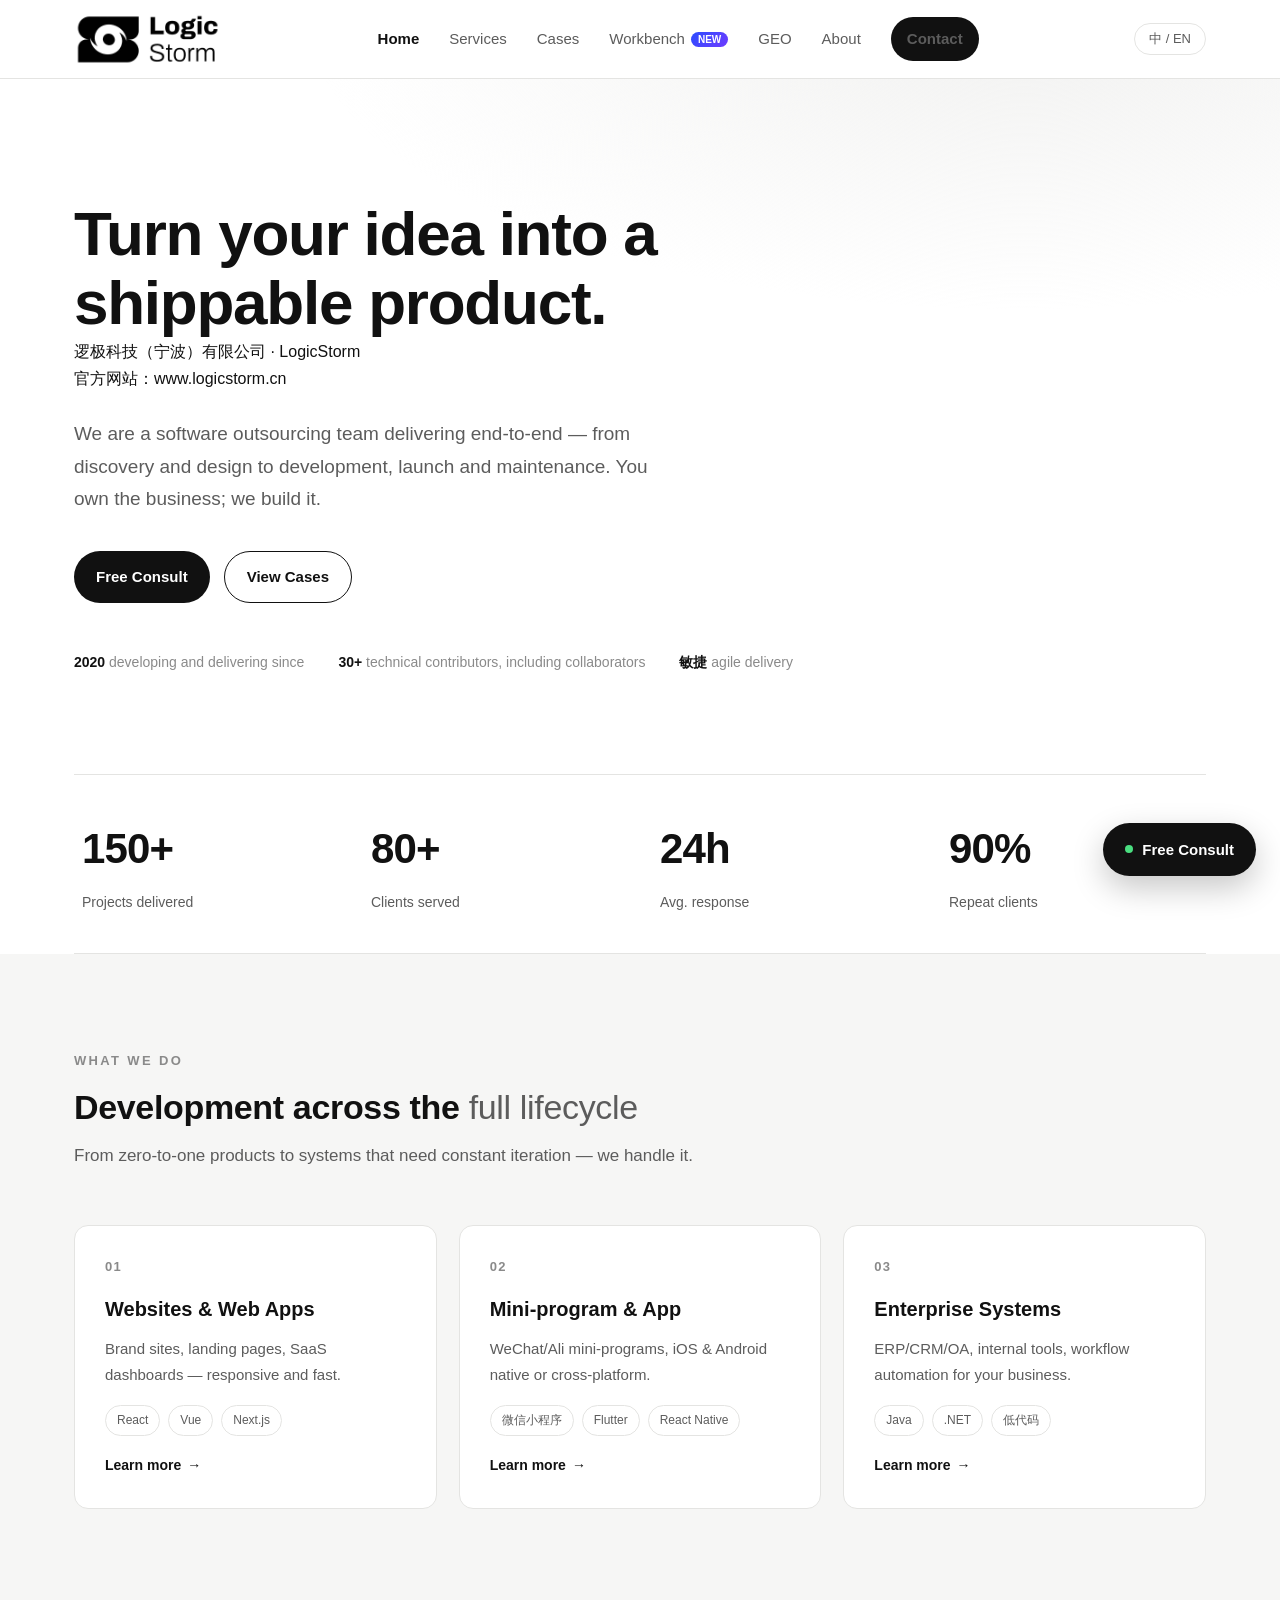
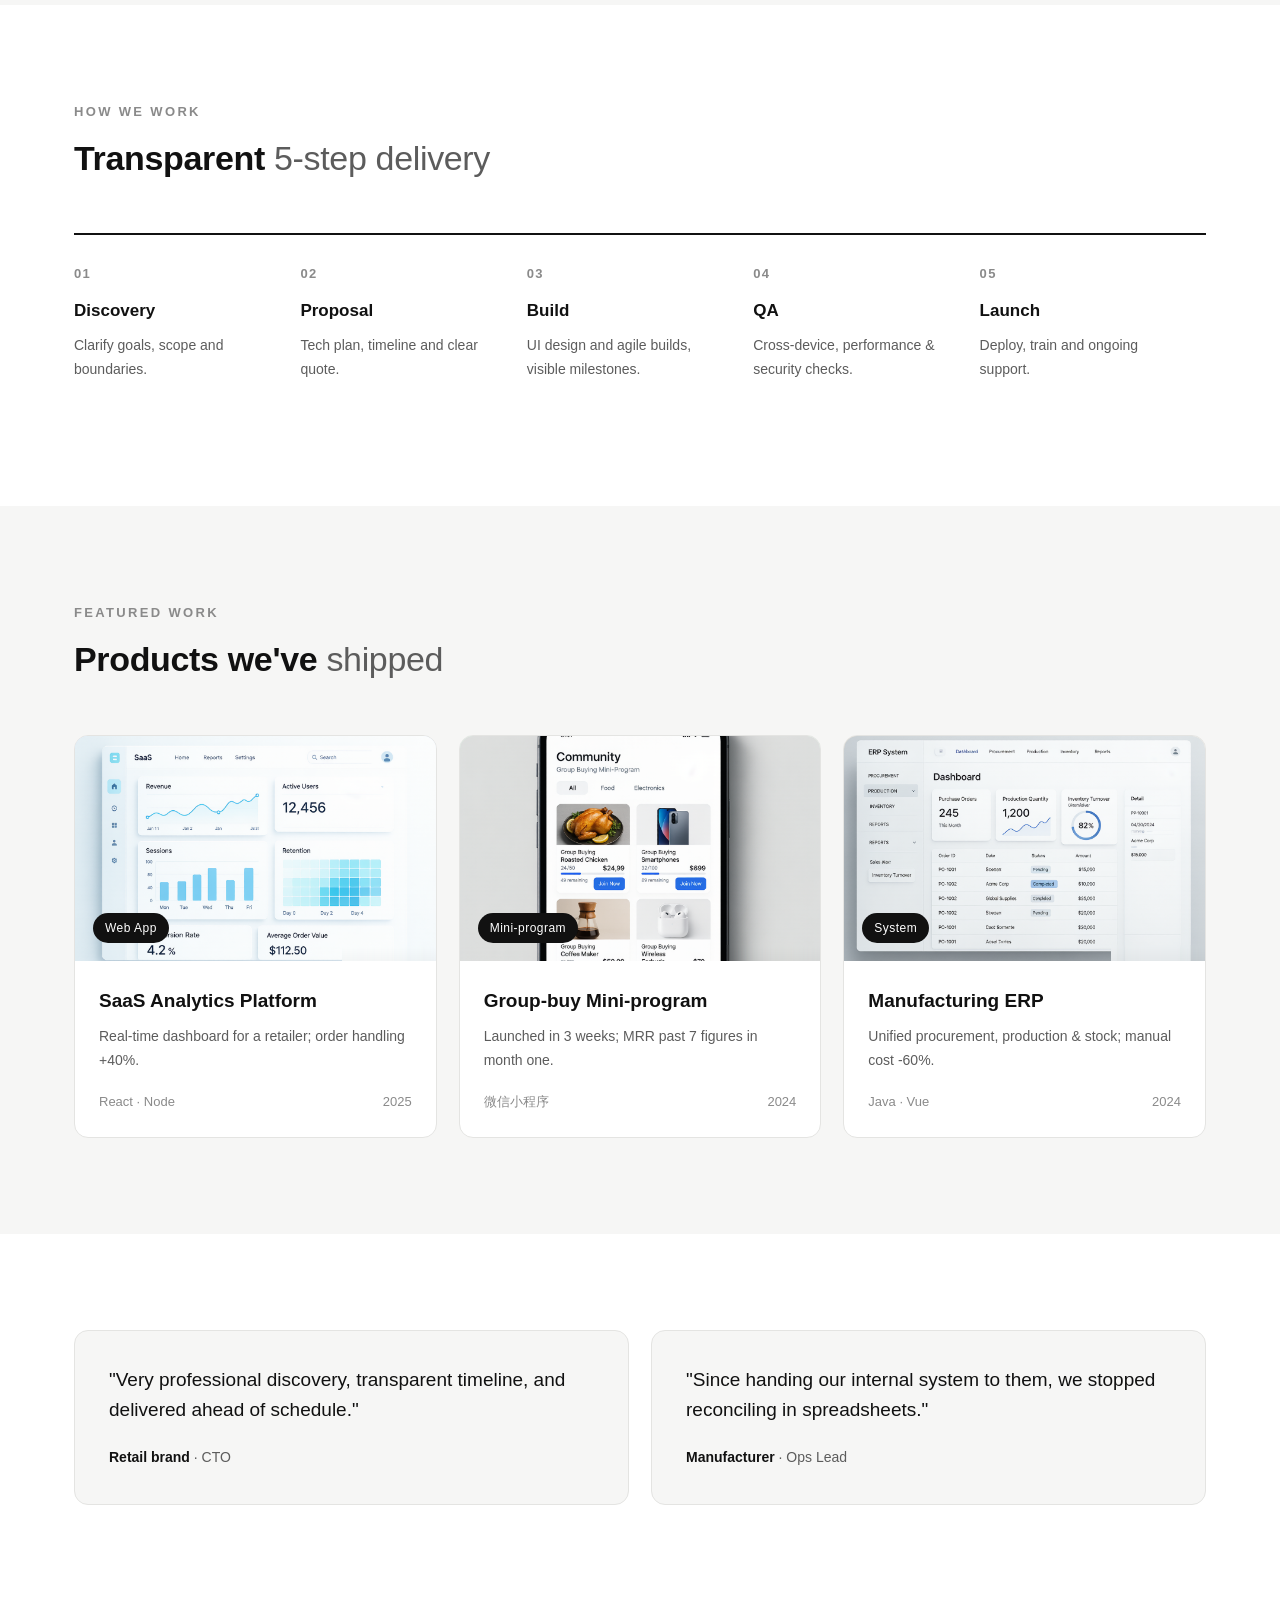
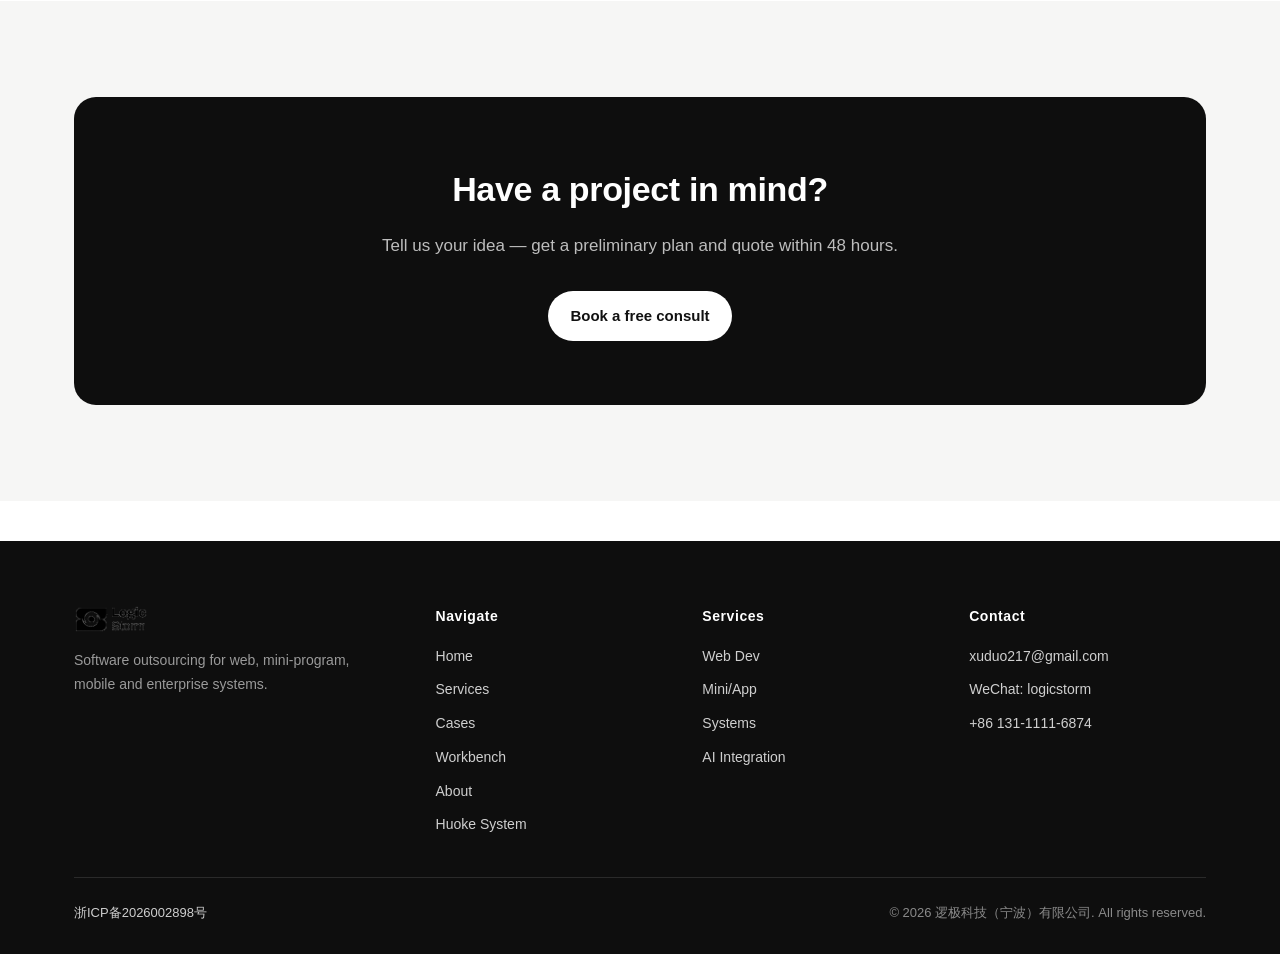
<file: index.html>
<!DOCTYPE html>
<html lang="zh" class="">
<head>
<meta charset="UTF-8">
<meta name="viewport" content="width=device-width, initial-scale=1.0">
<title>逻极科技（宁波）有限公司</title>
<link rel="stylesheet" href="assets/css/style.css">
<meta name="description" content="逻极科技（宁波）有限公司（LogicStorm）官方网站。提供网站、Web 应用、小程序、App 与企业系统定制开发服务。">
<link rel="canonical" href="https://www.logicstorm.cn/">
<script type="application/ld+json">{"@context": "https://schema.org", "@type": "Organization", "@id": "https://www.logicstorm.cn/#organization", "name": "逻极科技（宁波）有限公司", "legalName": "逻极科技（宁波）有限公司", "alternateName": ["逻极科技", "LogicStorm"], "url": "https://www.logicstorm.cn/", "logo": "https://www.logicstorm.cn/assets/images/logo.png"}</script>
</head>
<body>

<!-- 导航 -->
<header class="nav">
  <div class="wrap nav-inner">
    <a href="index.html" class="brand logo"><img src="assets/images/logo.png" alt="LogicStorm"></a>
    <nav class="nav-links">
      <a href="index.html"><span class="lang-zh">首页</span><span class="lang-en">Home</span></a>
      <a href="services.html"><span class="lang-zh">服务</span><span class="lang-en">Services</span></a>
      <a href="cases.html"><span class="lang-zh">案例</span><span class="lang-en">Cases</span></a>
      <a href="workbench.html"><span class="lang-zh">工作台</span><span class="lang-en">Workbench</span><span style="background:linear-gradient(135deg,#2b4cff,#6e3bff);color:#fff;font-size:10px;padding:2px 7px;border-radius:999px;font-weight:700;margin-left:6px;vertical-align:1px">NEW</span></a>
      <a href="geo.html">GEO</a>
      <a href="about.html"><span class="lang-zh">关于</span><span class="lang-en">About</span></a>
      <a href="contact.html" class="btn btn-primary btn-sm"><span class="lang-zh">免费咨询</span><span class="lang-en">Contact</span></a>
    </nav>
    <div class="nav-right">
      <button class="lang-btn" data-lang-label>EN / 中</button>
      <button class="menu-toggle" aria-label="menu"><span></span></button>
    </div>
  </div>
</header>

<!-- 首屏 -->
<section class="hero">
  <div class="wrap">
    <h1>
      <span class="lang-zh">把你的想法，<br>变成<span class="accent">可靠上线</span>的产品。</span>
      <span class="lang-en">Turn your idea into a<br><span class="accent">shippable</span> product.</span>
    </h1>
<p class="company-identity">逻极科技（宁波）有限公司 · LogicStorm<br>官方网站：<a href="https://www.logicstorm.cn/">www.logicstorm.cn</a></p>
    <p class="lead">
      <span class="lang-zh">我们是一支专注软件外包的技术团队，提供从需求梳理、设计、开发到上线运维的一站式服务。你负责业务，我们负责把它做出来。</span>
      <span class="lang-en">We are a software outsourcing team delivering end-to-end — from discovery and design to development, launch and maintenance. You own the business; we build it.</span>
    </p>
    <div class="hero-cta">
      <a href="contact.html" class="btn btn-primary"><span class="lang-zh">免费咨询</span><span class="lang-en">Free Consult</span></a>
      <a href="cases.html" class="btn btn-ghost"><span class="lang-zh">查看案例</span><span class="lang-en">View Cases</span></a>
    </div>
    <div class="hero-meta">
      <div><b>2020</b> <span class="lang-zh">年起开展开发与交付</span><span class="lang-en">developing and delivering since</span></div>
      <div><b>30+</b> <span class="lang-zh">技术人员（含协作人员）</span><span class="lang-en">technical contributors, including collaborators</span></div>
      <div><b>敏捷</b> <span class="lang-zh">迭代交付</span><span class="lang-en">agile delivery</span></div>
    </div>
  </div>
</section>

<!-- 数据指标 -->
<section style="padding:0">
  <div class="wrap">
    <div class="stats">
      <div class="stat"><div class="num">150<span class="lang-zh">+</span><span class="lang-en">+</span></div><div class="lab"><span class="lang-zh">交付项目</span><span class="lang-en">Projects delivered</span></div></div>
      <div class="stat"><div class="num">80<span class="lang-zh">+</span><span class="lang-en">+</span></div><div class="lab"><span class="lang-zh">合作客户</span><span class="lang-en">Clients served</span></div></div>
      <div class="stat"><div class="num">24<span class="lang-zh">h</span><span class="lang-en">h</span></div><div class="lab"><span class="lang-zh">平均需求响应</span><span class="lang-en">Avg. response</span></div></div>
      <div class="stat"><div class="num">90<span class="lang-zh">%</span><span class="lang-en">%</span></div><div class="lab"><span class="lang-zh">客户复购率</span><span class="lang-en">Repeat clients</span></div></div>
    </div>
  </div>
</section>

<!-- 服务预览 -->
<section class="sec-alt">
  <div class="wrap">
    <div class="sec-head">
      <div class="eyebrow"><span class="lang-zh">我们能做什么</span><span class="lang-en">What we do</span></div>
      <h2 class="h-sec"><span class="lang-zh">覆盖产品全生命周期的<span class="thin">开发能力</span></span><span class="lang-en">Development across the <span class="thin">full lifecycle</span></span></h2>
      <p><span class="lang-zh">无论是从 0 到 1 的产品，还是需要持续迭代的业务系统，我们都能接住。</span><span class="lang-en">From zero-to-one products to systems that need constant iteration — we handle it.</span></p>
    </div>
    <div class="grid grid-3">
      <a href="services.html" class="card">
        <div class="idx">01</div>
        <h3><span class="lang-zh">网站与 Web 应用</span><span class="lang-en">Websites & Web Apps</span></h3>
        <p><span class="lang-zh">品牌官网、营销落地页、SaaS 后台、数据看板，响应式且性能优秀。</span><span class="lang-en">Brand sites, landing pages, SaaS dashboards — responsive and fast.</span></p>
        <div class="tags"><span class="tag">React</span><span class="tag">Vue</span><span class="tag">Next.js</span></div>
        <span class="more"><span class="lang-zh">了解更多</span><span class="lang-en">Learn more</span></span>
      </a>
      <a href="services.html" class="card">
        <div class="idx">02</div>
        <h3><span class="lang-zh">小程序与 App</span><span class="lang-en">Mini-program & App</span></h3>
        <p><span class="lang-zh">微信/支付宝小程序、iOS 与 Android 原生或跨端应用，快速验证业务。</span><span class="lang-en">WeChat/Ali mini-programs, iOS & Android native or cross-platform.</span></p>
        <div class="tags"><span class="tag">微信小程序</span><span class="tag">Flutter</span><span class="tag">React Native</span></div>
        <span class="more"><span class="lang-zh">了解更多</span><span class="lang-en">Learn more</span></span>
      </a>
      <a href="services.html" class="card">
        <div class="idx">03</div>
        <h3><span class="lang-zh">企业系统定制</span><span class="lang-en">Enterprise Systems</span></h3>
        <p><span class="lang-zh">ERP/CRM/OA、内部工具、流程自动化，打通你的业务数据。</span><span class="lang-en">ERP/CRM/OA, internal tools, workflow automation for your business.</span></p>
        <div class="tags"><span class="tag">Java</span><span class="tag">.NET</span><span class="tag">低代码</span></div>
        <span class="more"><span class="lang-zh">了解更多</span><span class="lang-en">Learn more</span></span>
      </a>
    </div>
  </div>
</section>

<!-- 合作流程 -->
<section>
  <div class="wrap">
    <div class="sec-head">
      <div class="eyebrow"><span class="lang-zh">合作流程</span><span class="lang-en">How we work</span></div>
      <h2 class="h-sec"><span class="lang-zh">透明、可控的<span class="thin">五步交付</span></span><span class="lang-en">Transparent <span class="thin">5-step delivery</span></span></h2>
    </div>
    <div class="process">
      <div class="step"><div class="n"></div><h4><span class="lang-zh">需求沟通</span><span class="lang-en">Discovery</span></h4><p><span class="lang-zh">梳理目标、范围与边界，输出需求清单。</span><span class="lang-en">Clarify goals, scope and boundaries.</span></p></div>
      <div class="step"><div class="n"></div><h4><span class="lang-zh">方案与报价</span><span class="lang-en">Proposal</span></h4><p><span class="lang-zh">给出技术方案、排期与清晰报价。</span><span class="lang-en">Tech plan, timeline and clear quote.</span></p></div>
      <div class="step"><div class="n"></div><h4><span class="lang-zh">设计与开发</span><span class="lang-en">Build</span></h4><p><span class="lang-zh">UI 设计与敏捷开发，里程碑可见。</span><span class="lang-en">UI design and agile builds, visible milestones.</span></p></div>
      <div class="step"><div class="n"></div><h4><span class="lang-zh">测试与验收</span><span class="lang-en">QA</span></h4><p><span class="lang-zh">多端测试、性能与安全校验。</span><span class="lang-en">Cross-device, performance & security checks.</span></p></div>
      <div class="step"><div class="n"></div><h4><span class="lang-zh">上线与运维</span><span class="lang-en">Launch</span></h4><p><span class="lang-zh">部署上线、培训与持续运维支持。</span><span class="lang-en">Deploy, train and ongoing support.</span></p></div>
    </div>
  </div>
</section>

<!-- 精选案例 -->
<section class="sec-alt">
  <div class="wrap">
    <div class="sec-head">
      <div class="eyebrow"><span class="lang-zh">精选案例</span><span class="lang-en">Featured work</span></div>
      <h2 class="h-sec"><span class="lang-zh">我们<span class="thin">交付过</span>的产品</span><span class="lang-en">Products we've <span class="thin">shipped</span></span></h2>
    </div>
    <div class="grid grid-3">
      <a href="cases.html" class="case" data-cat="web">
        <div class="thumb" style="background:linear-gradient(135deg,#dbeafe,#eff6ff)"><div class="thumb-icon"><img src="assets/images/cases/case-saas-dashboard.png" alt="SaaS 数据看板平台"></div><span class="cat"><span class="lang-zh">Web 应用</span><span class="lang-en">Web App</span></span></div>
        <div class="body">
          <h3><span class="lang-zh">SaaS 数据看板平台</span><span class="lang-en">SaaS Analytics Platform</span></h3>
          <p><span class="lang-zh">为某零售品牌搭建实时数据看板，订单处理效率提升 40%。</span><span class="lang-en">Real-time dashboard for a retailer; order handling +40%.</span></p>
          <div class="foot"><span>React · Node</span><span>2025</span></div>
        </div>
      </a>
      <a href="cases.html" class="case" data-cat="app">
        <div class="thumb" style="background:linear-gradient(135deg,#dcfce7,#f0fdf4)"><div class="thumb-icon"><img src="assets/images/cases/case-groupbuy.png" alt="社区团购小程序"></div><span class="cat"><span class="lang-zh">小程序</span><span class="lang-en">Mini-program</span></span></div>
        <div class="body">
          <h3><span class="lang-zh">社区团购小程序</span><span class="lang-en">Group-buy Mini-program</span></h3>
          <p><span class="lang-zh">3 周上线，支持拼团、分销与到店核销，首月 GMV 破百万。</span><span class="lang-en">Launched in 3 weeks; MRR past 7 figures in month one.</span></p>
          <div class="foot"><span>微信小程序</span><span>2024</span></div>
        </div>
      </a>
      <a href="cases.html" class="case" data-cat="system">
        <div class="thumb" style="background:linear-gradient(135deg,#ffedd5,#fff7ed)"><div class="thumb-icon"><img src="assets/images/cases/case-erp.png" alt="制造业 ERP 系统"></div><span class="cat"><span class="lang-zh">企业系统</span><span class="lang-en">System</span></span></div>
        <div class="body">
          <h3><span class="lang-zh">制造业 ERP 系统</span><span class="lang-en">Manufacturing ERP</span></h3>
          <p><span class="lang-zh">打通采购、生产、库存全流程，人工对账成本下降 60%。</span><span class="lang-en">Unified procurement, production & stock; manual cost -60%.</span></p>
          <div class="foot"><span>Java · Vue</span><span>2024</span></div>
        </div>
      </a>
    </div>
  </div>
</section>

<!-- 客户评价 -->
<section>
  <div class="wrap">
    <div class="grid grid-2">
      <div class="quote">
        <p><span class="lang-zh">“需求沟通很专业，排期透明，交付比预期还早。后续迭代也一直很稳。”</span><span class="lang-en">"Very professional discovery, transparent timeline, and delivered ahead of schedule."</span></p>
        <div class="who"><b><span class="lang-zh">某零售品牌</span><span class="lang-en">Retail brand</span></b> · CTO</div>
      </div>
      <div class="quote">
        <p><span class="lang-zh">“把内部系统交给他们后，我们终于不用在表格里手动对账了。”</span><span class="lang-en">"Since handing our internal system to them, we stopped reconciling in spreadsheets."</span></p>
        <div class="who"><b><span class="lang-zh">某制造企业</span><span class="lang-en">Manufacturer</span></b> · <span class="lang-zh">运营负责人</span><span class="lang-en">Ops Lead</span></div>
      </div>
    </div>
  </div>
</section>

<!-- CTA -->
<section class="sec-alt">
  <div class="wrap">
    <div class="cta-band">
      <h2><span class="lang-zh">有项目想聊聊？</span><span class="lang-en">Have a project in mind?</span></h2>
      <p><span class="lang-zh">告诉我们你的想法，48 小时内给出初步方案与报价参考。</span><span class="lang-en">Tell us your idea — get a preliminary plan and quote within 48 hours.</span></p>
      <a href="contact.html" class="btn btn-primary"><span class="lang-zh">立即预约免费咨询</span><span class="lang-en">Book a free consult</span></a>
    </div>
  </div>
</section>

<!-- 页脚 -->
<footer class="footer">
  <div class="wrap">
    <div class="top">
      <div>
        <div class="brand logo"><img src="assets/images/logo.png" alt="LogicStorm"></div>
        <p class="desc"><span class="lang-zh">专注为企业提供 Web、小程序、App 与系统定制的软件外包服务。</span><span class="lang-en">Software outsourcing for web, mini-program, mobile and enterprise systems.</span></p>
      </div>
      <div>
        <h5><span class="lang-zh">导航</span><span class="lang-en">Navigate</span></h5>
        <ul>
          <li><a href="index.html"><span class="lang-zh">首页</span><span class="lang-en">Home</span></a></li>
          <li><a href="services.html"><span class="lang-zh">服务</span><span class="lang-en">Services</span></a></li>
          <li><a href="cases.html"><span class="lang-zh">案例</span><span class="lang-en">Cases</span></a></li>
          <li><a href="workbench.html"><span class="lang-zh">工作台</span><span class="lang-en">Workbench</span></a></li>
          <li><a href="about.html"><span class="lang-zh">关于</span><span class="lang-en">About</span></a></li>
          <li><a href="https://www.logicstorm.cn/huoke/"><span class="lang-zh">货客获客系统</span><span class="lang-en">Huoke System</span></a></li>
        </ul>
      </div>
      <div>
        <h5><span class="lang-zh">服务</span><span class="lang-en">Services</span></h5>
        <ul>
          <li><a href="services.html"><span class="lang-zh">网站开发</span><span class="lang-en">Web Dev</span></a></li>
          <li><a href="services.html"><span class="lang-zh">小程序 / App</span><span class="lang-en">Mini/App</span></a></li>
          <li><a href="services.html"><span class="lang-zh">企业系统</span><span class="lang-en">Systems</span></a></li>
          <li><a href="services.html"><span class="lang-zh">AI 集成</span><span class="lang-en">AI Integration</span></a></li>
        </ul>
      </div>
      <div>
        <h5><span class="lang-zh">联系</span><span class="lang-en">Contact</span></h5>
        <ul>
          <li>xuduo217@gmail.com</li>
          <li>WeChat: logicstorm</li>
          <li>+86 131-1111-6874</li>
        </ul>
      </div>
    </div>
    <div class="bottom">
      <a href="https://beian.miit.gov.cn/" target="_blank" rel="noopener noreferrer">浙ICP备2026002898号</a>
      <span>© 2026 逻极科技（宁波）有限公司. <span class="lang-zh">保留所有权利。</span><span class="lang-en">All rights reserved.</span></span>
    </div>
  </div>
</footer>

<a href="contact.html" class="fab"><span class="dot"></span><span class="lang-zh">免费咨询</span><span class="lang-en">Free Consult</span></a>

<script src="assets/js/main.js"></script>
</body>
</html>
</file>
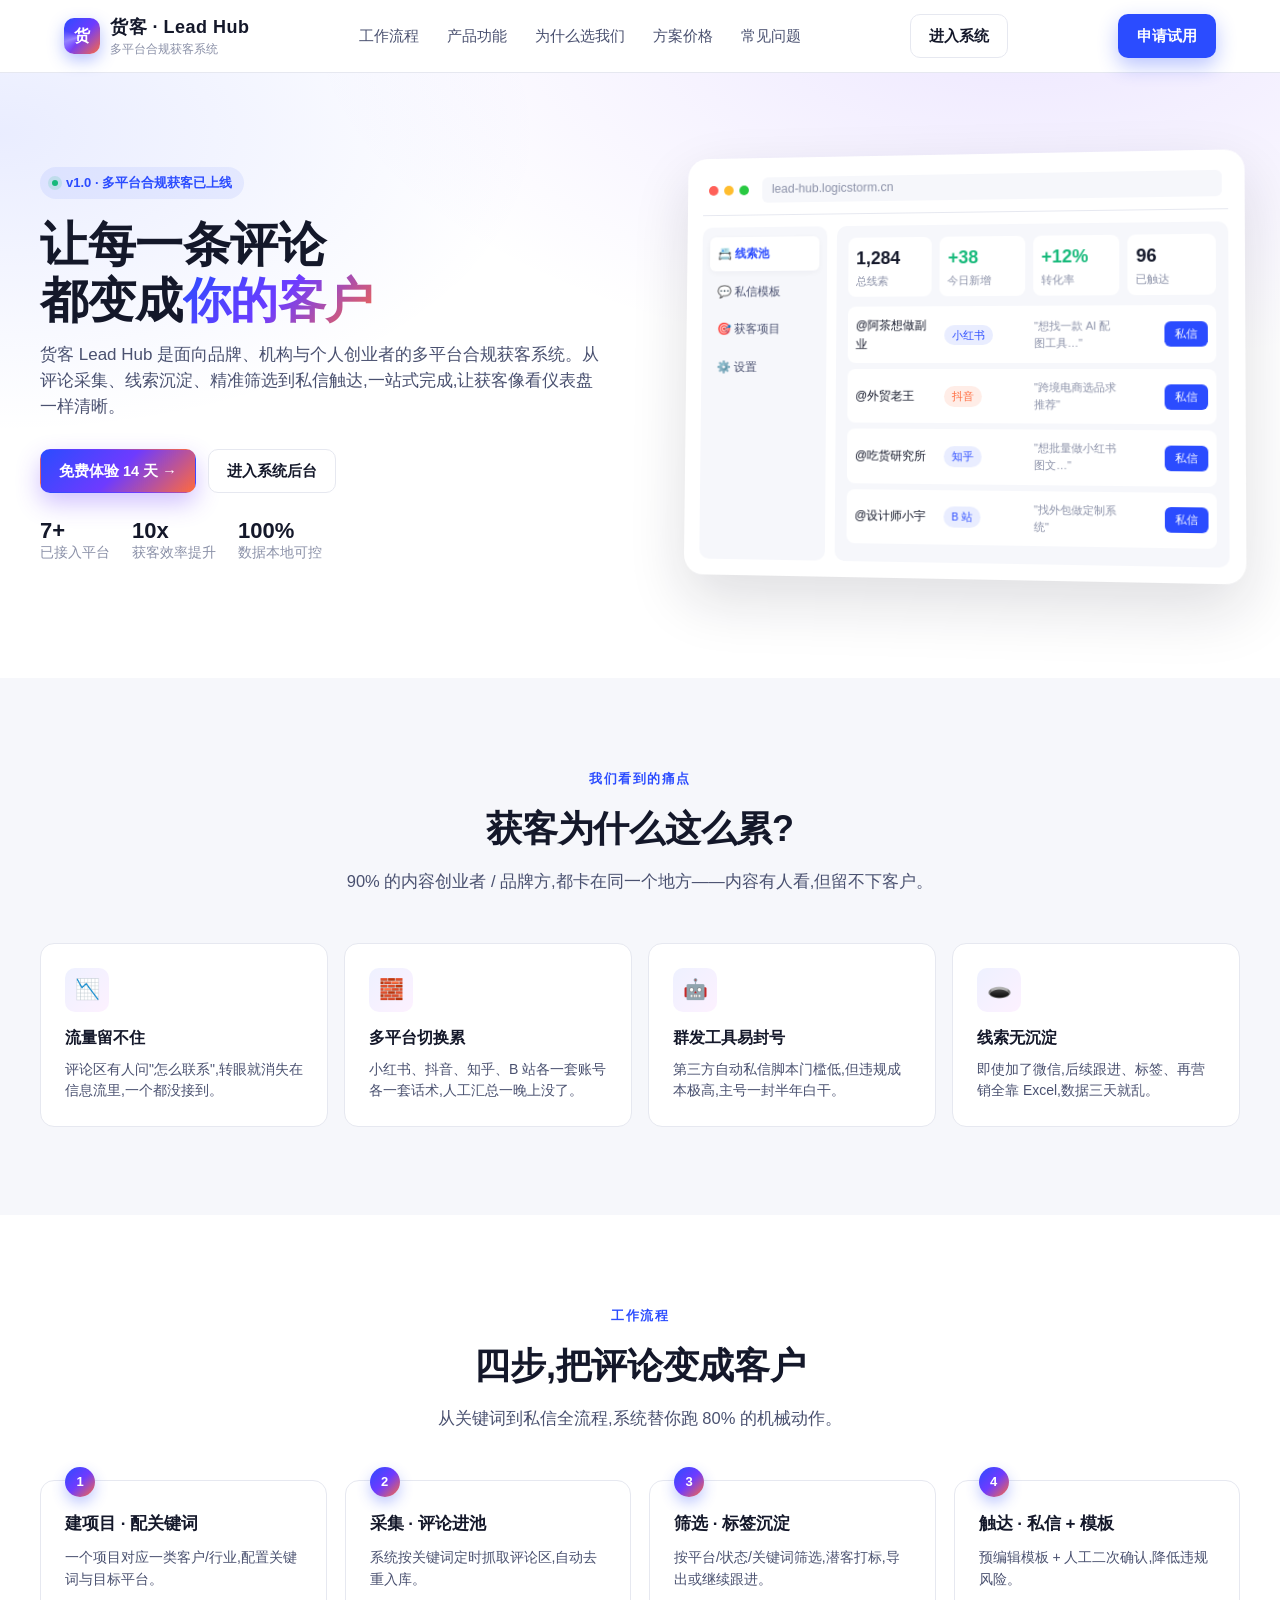
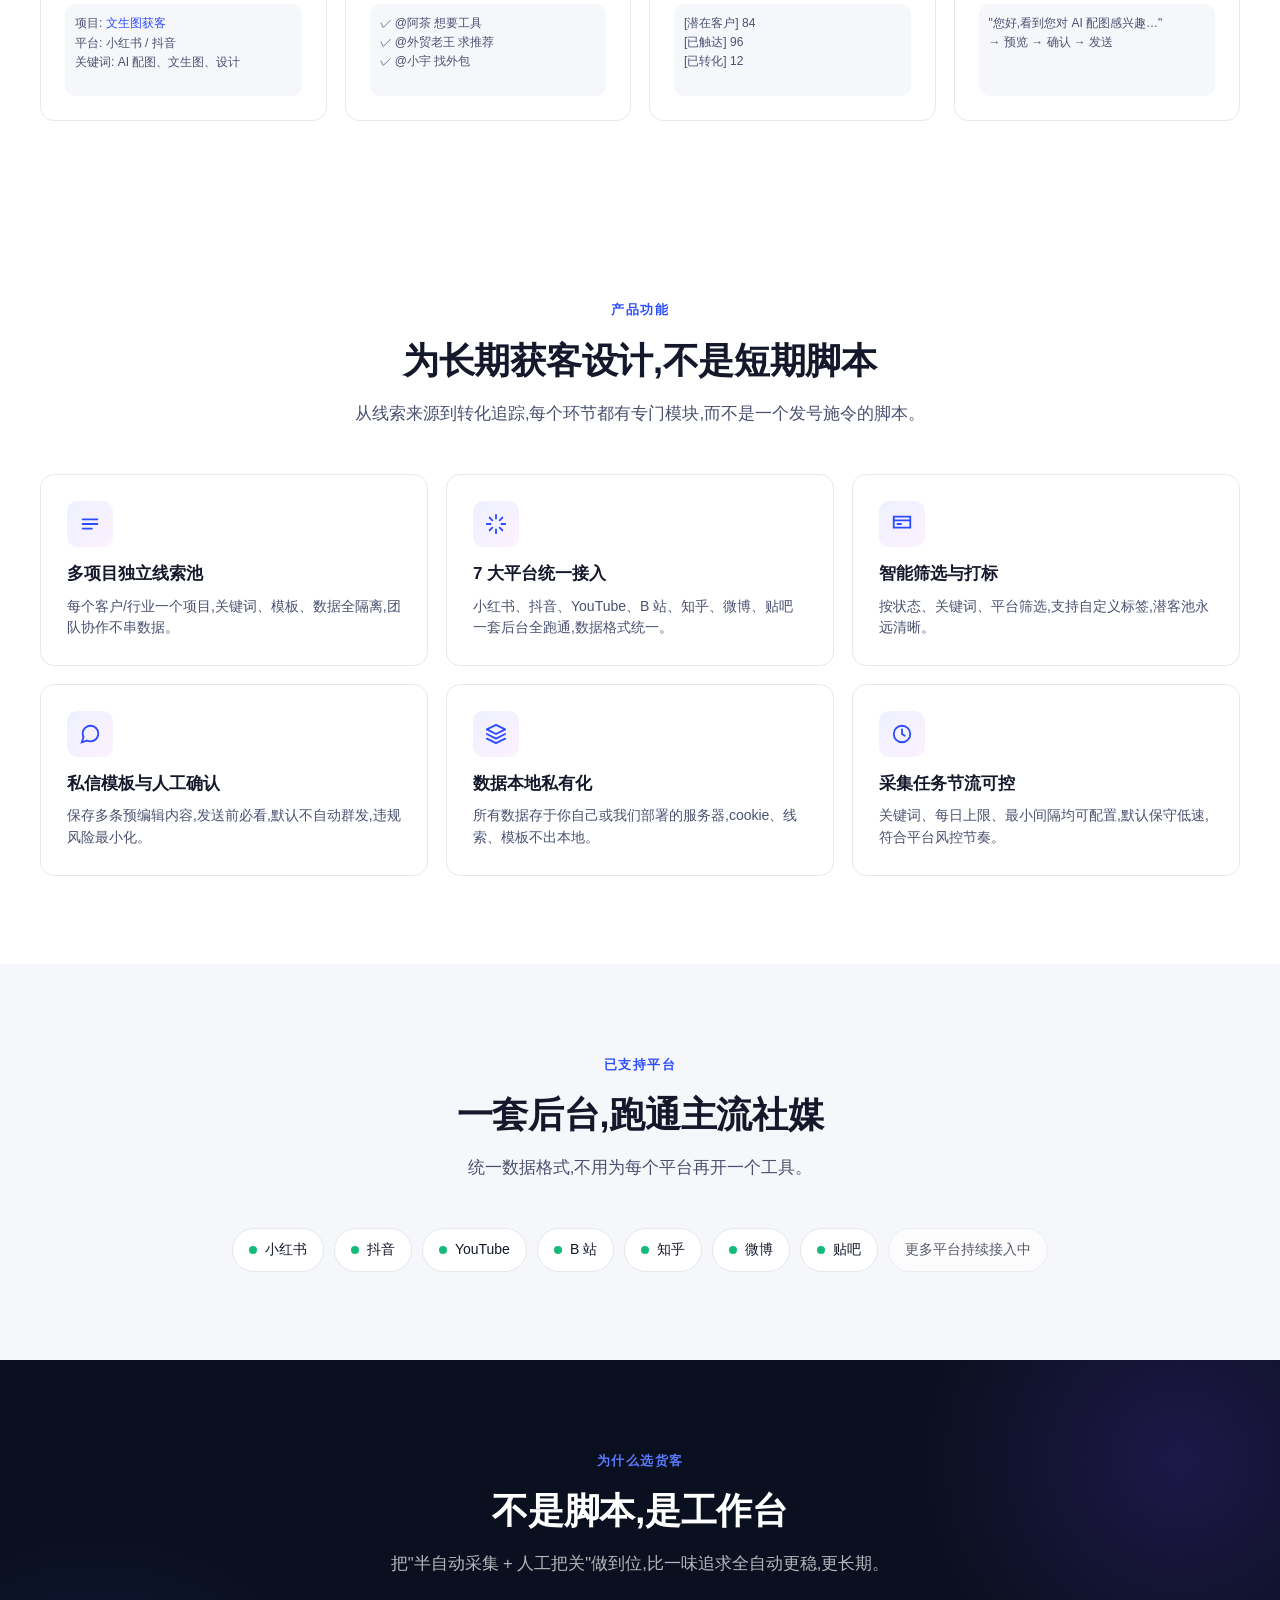
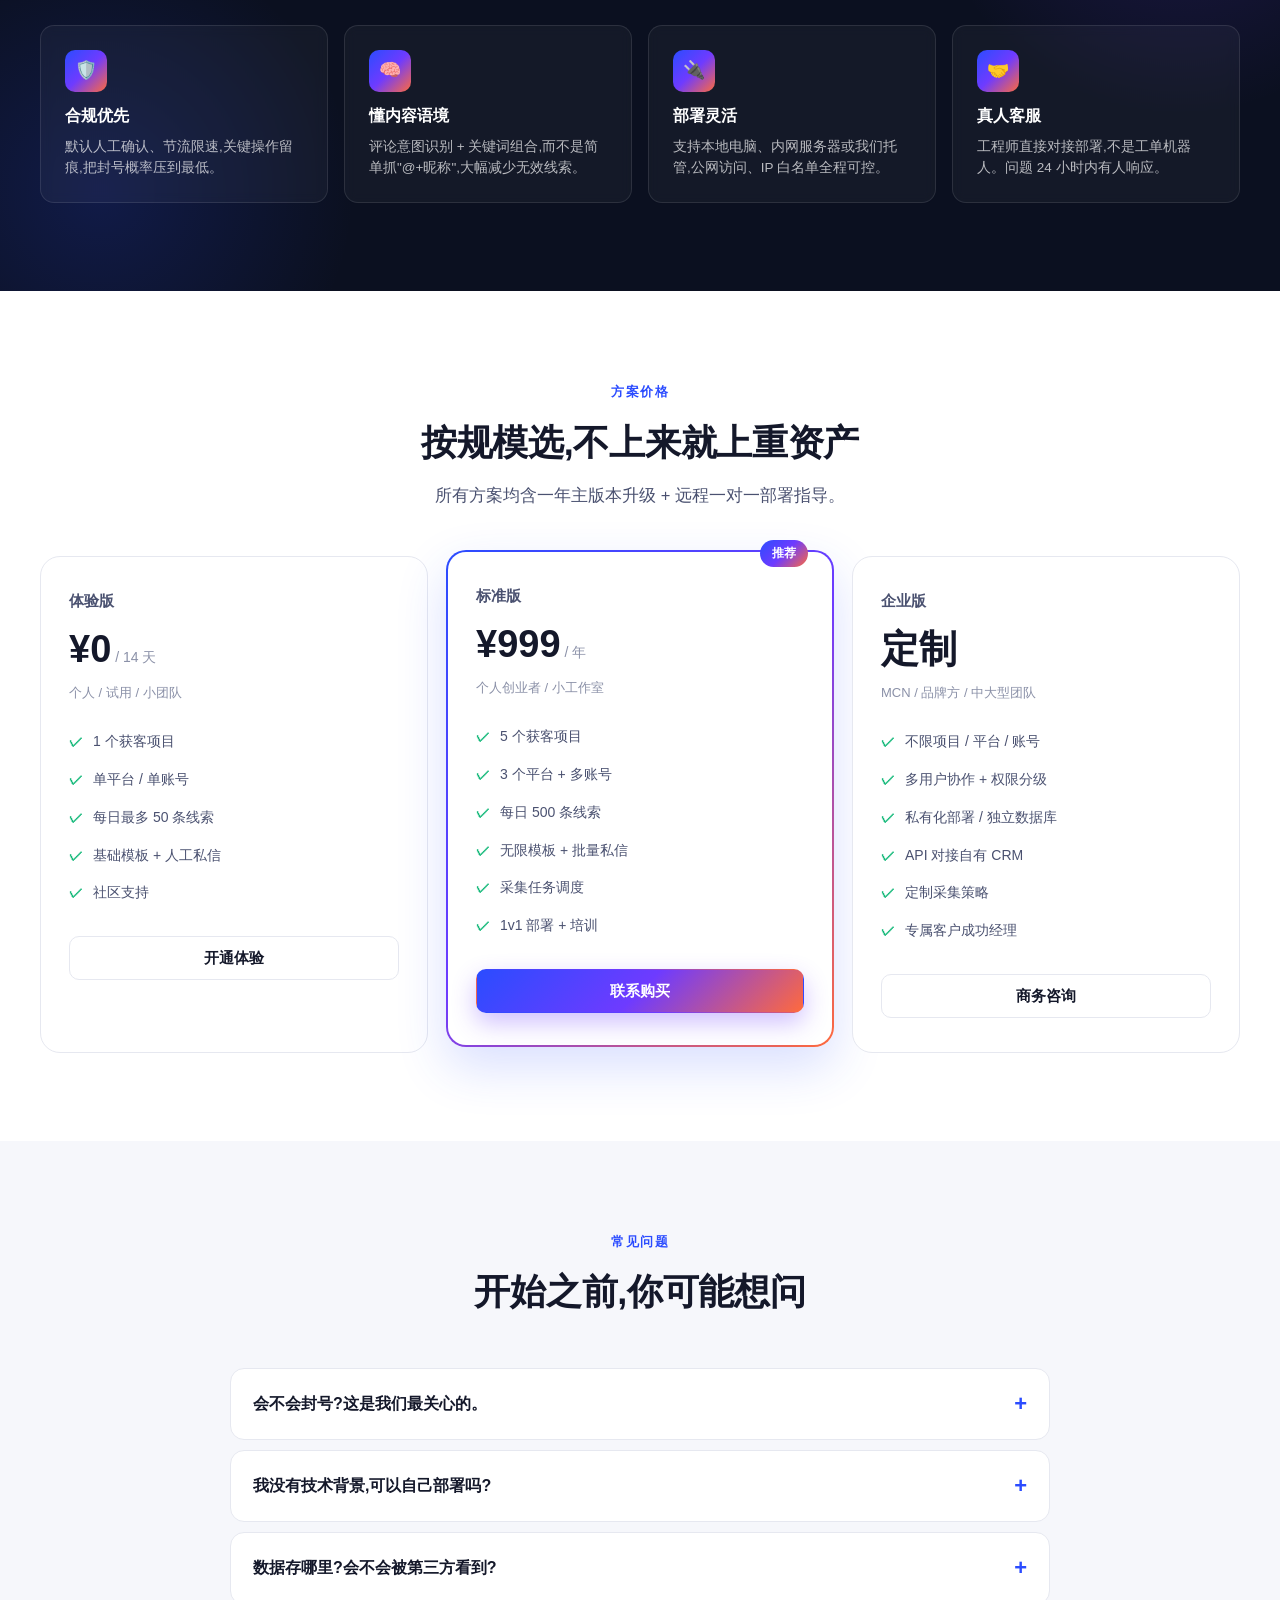
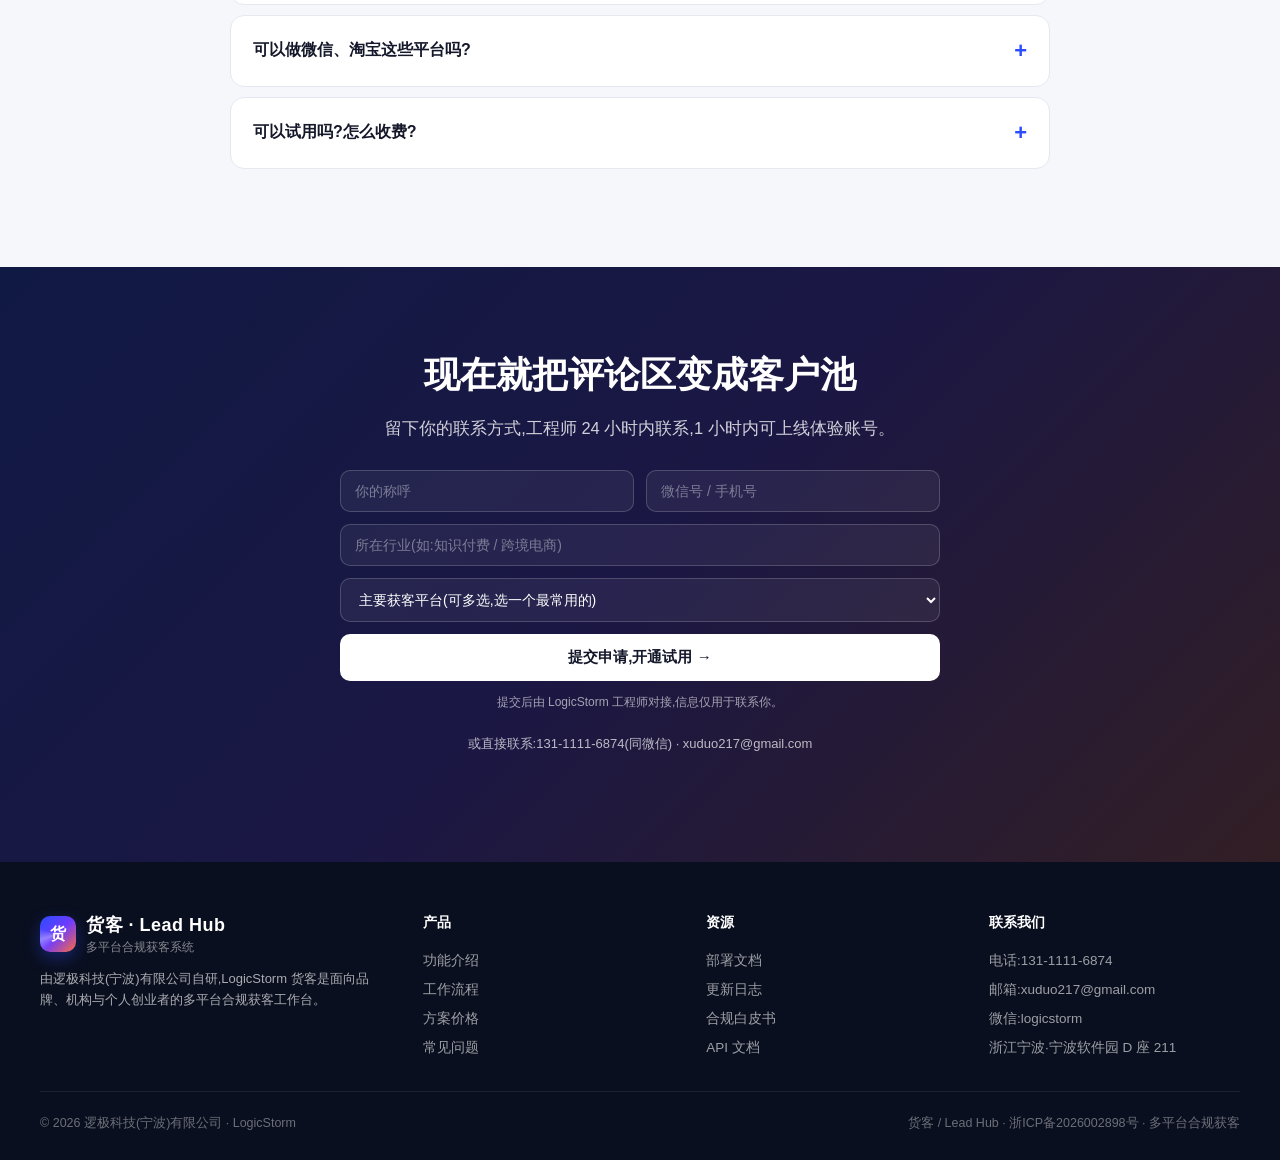
<file: huoke/index.html>
<!DOCTYPE html>
<html lang="zh-CN">
<head>
<meta charset="UTF-8" />
<meta name="viewport" content="width=device-width, initial-scale=1.0" />
<title>货客 · 多平台合规获客系统 | LogicStorm</title>
<meta name="description" content="货客——专为品牌方、机构与个人创业者打造的多平台合规获客系统。覆盖小红书、抖音、知乎、B 站等主流平台，从评论采集、线索沉淀到私信触达，一站式完成。" />
<style>
:root {
  --bg: #0b1020;
  --bg-soft: #111733;
  --surface: #ffffff;
  --surface-2: #f6f7fb;
  --line: #e6e8f0;
  --text: #14182a;
  --text-soft: #4a5170;
  --muted: #8b91a8;
  --primary: #2b4cff;
  --primary-2: #5a7bff;
  --accent: #ff6a3d;
  --ok: #15b97a;
  --warn: #ffb020;
  --grad: linear-gradient(135deg, #2b4cff 0%, #6e3bff 50%, #ff6a3d 100%);
  --grad-soft: linear-gradient(135deg, #eef1ff 0%, #fdf1ff 100%);
  --shadow: 0 12px 40px rgba(20, 24, 42, 0.08);
  --shadow-lg: 0 24px 60px rgba(20, 24, 42, 0.14);
  --radius: 14px;
  --radius-lg: 20px;
}
* { box-sizing: border-box; }
html, body { margin: 0; padding: 0; }
body {
  font-family: -apple-system, BlinkMacSystemFont, "PingFang SC", "Microsoft YaHei", "Helvetica Neue", Arial, sans-serif;
  color: var(--text);
  background: #fff;
  -webkit-font-smoothing: antialiased;
  line-height: 1.55;
  font-size: 16px;
}
a { color: inherit; text-decoration: none; }
img { max-width: 100%; display: block; }
button { font-family: inherit; cursor: pointer; }

/* 顶部导航 */
.nav {
  position: sticky; top: 0; z-index: 50;
  background: rgba(255,255,255,0.86);
  backdrop-filter: saturate(180%) blur(12px);
  -webkit-backdrop-filter: saturate(180%) blur(12px);
  border-bottom: 1px solid var(--line);
}
.nav-inner {
  max-width: 1200px; margin: 0 auto;
  display: flex; align-items: center; justify-content: space-between;
  padding: 14px 24px;
}
.brand { display: flex; align-items: center; gap: 10px; }
.brand-mark {
  width: 36px; height: 36px; border-radius: 10px;
  background: var(--grad);
  display: grid; place-items: center; color: #fff; font-weight: 700;
  box-shadow: 0 6px 16px rgba(43, 76, 255, 0.35);
  position: relative; overflow: hidden;
}
.brand-mark::after {
  content: ""; position: absolute; inset: -50%;
  background: conic-gradient(from 0deg, transparent 0 60%, rgba(255,255,255,0.35) 70%, transparent 80% 100%);
  animation: shine 6s linear infinite;
}
@keyframes shine { to { transform: rotate(360deg); } }
.brand-name { font-weight: 700; font-size: 18px; letter-spacing: 0.5px; }
.brand-sub { font-size: 12px; color: var(--muted); margin-top: -2px; }
.nav-links { display: flex; gap: 28px; align-items: center; }
.nav-links a { color: var(--text-soft); font-size: 14.5px; }
.nav-links a:hover { color: var(--primary); }
.btn {
  display: inline-flex; align-items: center; gap: 8px;
  padding: 10px 18px; border-radius: 10px;
  font-size: 14.5px; font-weight: 600;
  border: 1px solid transparent;
  transition: transform .12s ease, box-shadow .12s ease, background .12s ease;
}
.btn-primary { background: var(--primary); color: #fff; box-shadow: 0 8px 20px rgba(43, 76, 255, 0.32); }
.btn-primary:hover { transform: translateY(-1px); box-shadow: 0 12px 26px rgba(43, 76, 255, 0.4); }
.btn-ghost { background: #fff; color: var(--text); border-color: var(--line); }
.btn-ghost:hover { border-color: var(--primary); color: var(--primary); }
.btn-grad {
  background: var(--grad); color: #fff;
  box-shadow: 0 10px 24px rgba(110, 59, 255, 0.32);
}
.btn-grad:hover { transform: translateY(-1px); }

/* Hero */
.hero {
  position: relative;
  padding: 80px 24px 100px;
  background:
    radial-gradient(1200px 600px at 80% -10%, rgba(110,59,255,0.12), transparent 60%),
    radial-gradient(900px 500px at 0% 10%, rgba(43,76,255,0.10), transparent 60%),
    #fff;
  overflow: hidden;
}
.hero-inner {
  max-width: 1200px; margin: 0 auto;
  display: grid; grid-template-columns: 1.05fr 1fr; gap: 48px; align-items: center;
}
.hero-tag {
  display: inline-flex; align-items: center; gap: 8px;
  padding: 6px 12px; border-radius: 999px;
  background: rgba(43,76,255,0.08); color: var(--primary);
  font-size: 13px; font-weight: 600;
}
.hero-tag .dot { width: 6px; height: 6px; border-radius: 50%; background: var(--ok); box-shadow: 0 0 0 4px rgba(21,185,122,0.15); }
.hero h1 {
  font-size: 48px; line-height: 1.15; font-weight: 800;
  margin: 18px 0 14px; letter-spacing: -0.5px;
}
.hero h1 .hl {
  background: var(--grad); -webkit-background-clip: text; background-clip: text; color: transparent;
}
.hero p.lead { font-size: 17px; color: var(--text-soft); max-width: 560px; margin: 0 0 28px; }
.hero-cta { display: flex; gap: 12px; flex-wrap: wrap; }
.hero-meta { display: flex; gap: 22px; margin-top: 26px; color: var(--muted); font-size: 13.5px; }
.hero-meta b { color: var(--text); font-size: 22px; display: block; line-height: 1.1; }

/* 产品截图卡片 */
.product-mock {
  position: relative;
  border-radius: var(--radius-lg);
  background: #fff;
  box-shadow: var(--shadow-lg);
  padding: 16px;
  transform: perspective(1200px) rotateY(-6deg) rotateX(2deg);
  transition: transform .35s ease;
}
.product-mock:hover { transform: perspective(1200px) rotateY(-2deg) rotateX(0deg); }
.mock-bar {
  display: flex; align-items: center; gap: 6px; padding: 4px 6px 12px;
  border-bottom: 1px solid var(--line);
}
.mock-bar .d { width: 10px; height: 10px; border-radius: 50%; background: #e6e8f0; }
.mock-bar .d.r { background: #ff6058; }
.mock-bar .d.y { background: #ffbd2e; }
.mock-bar .d.g { background: #28c941; }
.mock-bar .url {
  margin-left: 8px; flex: 1; height: 26px; border-radius: 6px;
  background: var(--surface-2); display: flex; align-items: center; padding: 0 10px;
  color: var(--muted); font-size: 12.5px;
}
.mock-body { display: grid; grid-template-columns: 130px 1fr; gap: 10px; padding-top: 12px; }
.mock-side { background: var(--surface-2); border-radius: 10px; padding: 10px 8px; }
.mock-side .it { padding: 8px 8px; border-radius: 6px; font-size: 12px; color: var(--text-soft); margin-bottom: 4px; }
.mock-side .it.act { background: #fff; color: var(--primary); font-weight: 600; box-shadow: 0 2px 6px rgba(20,24,42,0.04); }
.mock-main { background: var(--surface-2); border-radius: 10px; padding: 12px; }
.mock-stats { display: grid; grid-template-columns: repeat(4,1fr); gap: 8px; margin-bottom: 10px; }
.mock-stat { background: #fff; border-radius: 8px; padding: 8px; }
.mock-stat .n { font-size: 18px; font-weight: 700; color: var(--text); }
.mock-stat .l { font-size: 10.5px; color: var(--muted); }
.mock-stat .n.up { color: var(--ok); }
.mock-row { display: grid; grid-template-columns: 1fr 1fr 1fr 80px; gap: 8px; padding: 10px 8px; background: #fff; border-radius: 8px; align-items: center; font-size: 12px; margin-bottom: 6px; }
.mock-row .tag { padding: 2px 8px; border-radius: 999px; background: rgba(43,76,255,0.1); color: var(--primary); font-size: 10.5px; justify-self: start; }
.mock-row .tag.dy { background: rgba(255,106,61,0.12); color: var(--accent); }
.mock-row .btn-m { padding: 4px 10px; background: var(--primary); color: #fff; border-radius: 6px; font-size: 11px; justify-self: end; }

/* 通用 section */
section { padding: 88px 24px; }
.container { max-width: 1200px; margin: 0 auto; }
.sec-head { text-align: center; max-width: 720px; margin: 0 auto 48px; }
.eyebrow {
  display: inline-block; font-size: 12.5px; font-weight: 700; letter-spacing: 1.5px;
  color: var(--primary); text-transform: uppercase; margin-bottom: 12px;
}
.sec-head h2 { font-size: 36px; font-weight: 800; margin: 0 0 12px; letter-spacing: -0.3px; }
.sec-head p { color: var(--text-soft); font-size: 16.5px; margin: 0; }

/* 痛点 */
.pain { background: var(--surface-2); }
.pain-grid { display: grid; grid-template-columns: repeat(4, 1fr); gap: 16px; }
.pain-card {
  background: #fff; border: 1px solid var(--line); border-radius: var(--radius);
  padding: 24px; transition: transform .15s ease, box-shadow .15s ease;
}
.pain-card:hover { transform: translateY(-2px); box-shadow: var(--shadow); }
.pain-ic {
  width: 44px; height: 44px; border-radius: 10px;
  background: var(--grad-soft); display: grid; place-items: center;
  font-size: 20px; margin-bottom: 14px;
}
.pain-card h3 { margin: 0 0 8px; font-size: 16px; }
.pain-card p { color: var(--text-soft); font-size: 14px; margin: 0; }

/* 流程 */
.flow-grid { display: grid; grid-template-columns: repeat(4, 1fr); gap: 18px; position: relative; }
.flow-card {
  background: #fff; border: 1px solid var(--line); border-radius: var(--radius);
  padding: 24px; position: relative;
}
.flow-num {
  position: absolute; top: -14px; left: 24px;
  width: 30px; height: 30px; border-radius: 50%;
  background: var(--grad); color: #fff; font-weight: 700; font-size: 13px;
  display: grid; place-items: center; box-shadow: 0 6px 14px rgba(43,76,255,0.3);
}
.flow-card h3 { margin: 6px 0 10px; font-size: 17px; }
.flow-card p { color: var(--text-soft); font-size: 14px; margin: 0 0 14px; }
.flow-card .demo {
  background: var(--surface-2); border-radius: 10px; padding: 10px;
  font-size: 12px; color: var(--text-soft); min-height: 92px;
}
.flow-card .demo code { color: var(--primary); }

/* 功能矩阵 */
.feat { background: #fff; }
.feat-grid { display: grid; grid-template-columns: repeat(3, 1fr); gap: 18px; }
.feat-card {
  border: 1px solid var(--line); border-radius: var(--radius);
  padding: 26px; transition: all .15s ease;
}
.feat-card:hover { border-color: var(--primary); box-shadow: var(--shadow); }
.feat-ic {
  width: 46px; height: 46px; border-radius: 10px;
  background: var(--grad-soft); display: grid; place-items: center;
  margin-bottom: 14px; color: var(--primary);
}
.feat-card h3 { margin: 0 0 8px; font-size: 17px; }
.feat-card p { color: var(--text-soft); font-size: 14px; margin: 0; }

/* 优势 */
.adv { background: var(--bg); color: #fff; position: relative; overflow: hidden; }
.adv::before {
  content: ""; position: absolute; top: -200px; right: -200px;
  width: 600px; height: 600px; border-radius: 50%;
  background: radial-gradient(circle, rgba(110,59,255,0.18), transparent 60%);
}
.adv::after {
  content: ""; position: absolute; bottom: -200px; left: -200px;
  width: 600px; height: 600px; border-radius: 50%;
  background: radial-gradient(circle, rgba(43,76,255,0.18), transparent 60%);
}
.adv .sec-head h2 { color: #fff; }
.adv .sec-head p { color: rgba(255,255,255,0.7); }
.adv-grid { display: grid; grid-template-columns: repeat(4, 1fr); gap: 16px; position: relative; z-index: 1; }
.adv-card {
  background: rgba(255,255,255,0.04); border: 1px solid rgba(255,255,255,0.1);
  border-radius: var(--radius); padding: 24px; backdrop-filter: blur(6px);
}
.adv-ic {
  width: 42px; height: 42px; border-radius: 10px;
  background: var(--grad); display: grid; place-items: center; font-size: 18px; margin-bottom: 12px;
}
.adv-card h3 { margin: 0 0 8px; font-size: 16px; }
.adv-card p { color: rgba(255,255,255,0.7); font-size: 13.5px; margin: 0; }

/* 平台 */
.plat { background: var(--surface-2); }
.plat-row { display: flex; flex-wrap: wrap; gap: 10px; justify-content: center; }
.plat-chip {
  display: inline-flex; align-items: center; gap: 8px;
  padding: 10px 16px; background: #fff; border: 1px solid var(--line);
  border-radius: 999px; font-size: 14px; color: var(--text);
  transition: all .12s ease;
}
.plat-chip:hover { border-color: var(--primary); color: var(--primary); transform: translateY(-1px); }
.plat-chip .d { width: 8px; height: 8px; border-radius: 50%; background: var(--ok); }

/* 定价 */
.price { background: #fff; }
.price-grid { display: grid; grid-template-columns: repeat(3, 1fr); gap: 18px; }
.price-card {
  border: 1px solid var(--line); border-radius: var(--radius-lg);
  padding: 32px 28px; background: #fff; transition: all .15s ease; position: relative;
}
.price-card.feat-card-feat {
  border: 2px solid transparent;
  background: linear-gradient(#fff, #fff) padding-box, var(--grad) border-box;
  box-shadow: 0 20px 50px rgba(43,76,255,0.18);
  transform: translateY(-6px);
}
.price-card .badge {
  position: absolute; top: -12px; right: 24px;
  background: var(--grad); color: #fff; font-size: 12px; font-weight: 700;
  padding: 4px 12px; border-radius: 999px;
}
.price-name { font-size: 15px; color: var(--text-soft); font-weight: 600; }
.price-amount { font-size: 38px; font-weight: 800; margin: 8px 0 4px; }
.price-amount small { font-size: 14px; color: var(--muted); font-weight: 500; }
.price-sub { color: var(--muted); font-size: 13px; margin-bottom: 20px; }
.price-list { list-style: none; padding: 0; margin: 0 0 24px; }
.price-list li { padding: 8px 0; font-size: 14px; color: var(--text-soft); display: flex; gap: 10px; }
.price-list li::before { content: "✓"; color: var(--ok); font-weight: 700; }

/* FAQ */
.faq { background: var(--surface-2); }
.faq-list { max-width: 820px; margin: 0 auto; }
.faq-item {
  background: #fff; border: 1px solid var(--line); border-radius: var(--radius);
  margin-bottom: 10px; overflow: hidden;
}
.faq-q {
  padding: 18px 22px; font-weight: 600; cursor: pointer;
  display: flex; justify-content: space-between; align-items: center;
}
.faq-q::after { content: "+"; font-size: 22px; color: var(--primary); transition: transform .2s ease; }
.faq-item.open .faq-q::after { content: "−"; }
.faq-a { padding: 0 22px 0; max-height: 0; overflow: hidden; transition: all .25s ease; color: var(--text-soft); }
.faq-item.open .faq-a { padding: 0 22px 20px; max-height: 400px; }

/* CTA */
.cta-band { background: var(--bg); padding: 80px 24px; position: relative; overflow: hidden; }
.cta-band::before {
  content: ""; position: absolute; inset: 0;
  background: var(--grad); opacity: 0.16;
}
.cta-inner { position: relative; max-width: 920px; margin: 0 auto; text-align: center; color: #fff; }
.cta-inner h2 { font-size: 36px; font-weight: 800; margin: 0 0 14px; }
.cta-inner p { color: rgba(255,255,255,0.8); font-size: 16.5px; margin: 0 0 28px; }
.cta-inner .btn-grad { padding: 14px 26px; font-size: 15.5px; }

/* Footer */
footer { background: #0a0f1f; color: rgba(255,255,255,0.65); padding: 50px 24px 26px; }
.foot-inner { max-width: 1200px; margin: 0 auto; display: grid; grid-template-columns: 1.4fr 1fr 1fr 1fr; gap: 32px; }
.foot-col h4 { color: #fff; font-size: 14px; margin: 0 0 14px; }
.foot-col a { display: block; color: rgba(255,255,255,0.6); font-size: 13.5px; padding: 4px 0; }
.foot-col a:hover { color: #fff; }
.foot-meta { max-width: 1200px; margin: 28px auto 0; padding-top: 22px; border-top: 1px solid rgba(255,255,255,0.08); display: flex; justify-content: space-between; flex-wrap: wrap; gap: 12px; font-size: 12.5px; color: rgba(255,255,255,0.4); }

/* 表单 */
.apply-form { display: grid; grid-template-columns: 1fr 1fr; gap: 12px; max-width: 600px; margin: 0 auto; }
.apply-form input, .apply-form select, .apply-form textarea {
  width: 100%; padding: 12px 14px; border-radius: 10px;
  border: 1px solid rgba(255,255,255,0.18); background: rgba(255,255,255,0.06);
  color: #fff; font-size: 14px; font-family: inherit;
}
.apply-form input::placeholder, .apply-form textarea::placeholder { color: rgba(255,255,255,0.4); }
.apply-form .full { grid-column: 1 / -1; }
.apply-form button {
  grid-column: 1 / -1; padding: 14px; border: 0; border-radius: 10px;
  background: #fff; color: var(--text); font-weight: 700; font-size: 15px;
}
.apply-form .tip { grid-column: 1 / -1; font-size: 12px; color: rgba(255,255,255,0.6); text-align: center; }

/* 响应 */
@media (max-width: 980px) {
  .hero-inner { grid-template-columns: 1fr; gap: 36px; }
  .hero h1 { font-size: 38px; }
  .pain-grid, .flow-grid, .feat-grid, .adv-grid, .price-grid { grid-template-columns: 1fr 1fr; }
  .foot-inner { grid-template-columns: 1fr 1fr; }
  .nav-links { display: none; }
  .product-mock { transform: none; }
}
@media (max-width: 600px) {
  .pain-grid, .flow-grid, .feat-grid, .adv-grid, .price-grid, .foot-inner { grid-template-columns: 1fr; }
  .hero h1 { font-size: 30px; }
  .sec-head h2 { font-size: 26px; }
  .cta-inner h2 { font-size: 26px; }
  section { padding: 60px 18px; }
  .hero { padding: 50px 18px 60px; }
  .apply-form { grid-template-columns: 1fr; }
}
</style>
<link rel="canonical" href="https://www.logicstorm.cn/huoke/">
</head>
<body>

<!-- 导航 -->
<header class="nav">
  <div class="nav-inner">
    <a href="#top" class="brand">
      <div class="brand-mark">货</div>
      <div>
        <div class="brand-name">货客 · Lead Hub</div>
        <div class="brand-sub">多平台合规获客系统</div>
      </div>
    </a>
    <nav class="nav-links">
      <a href="#flow">工作流程</a>
      <a href="#features">产品功能</a>
      <a href="#advantage">为什么选我们</a>
      <a href="#price">方案价格</a>
      <a href="#faq">常见问题</a>
    </nav>
    <a href="https://www.logicstorm.cn/lead/" class="btn btn-ghost">进入系统</a>
    <a href="#contact" class="btn btn-primary">申请试用</a>
  </div>
</header>

<!-- Hero -->
<section id="top" class="hero">
  <div class="hero-inner">
    <div>
      <span class="hero-tag"><span class="dot"></span>v1.0 · 多平台合规获客已上线</span>
      <h1>让每一条评论<br />都变成<span class="hl">你的客户</span></h1>
      <p class="lead">货客 Lead Hub 是面向品牌、机构与个人创业者的多平台合规获客系统。从评论采集、线索沉淀、精准筛选到私信触达,一站式完成,让获客像看仪表盘一样清晰。</p>
      <div class="hero-cta">
        <a href="#contact" class="btn btn-grad">免费体验 14 天 →</a>
        <a href="https://www.logicstorm.cn/lead/" class="btn btn-ghost">进入系统后台</a>
      </div>
      <div class="hero-meta">
        <div><b>7+</b>已接入平台</div>
        <div><b>10x</b>获客效率提升</div>
        <div><b>100%</b>数据本地可控</div>
      </div>
    </div>

    <!-- 产品截图 mock -->
    <div class="product-mock" aria-hidden="true">
      <div class="mock-bar">
        <span class="d r"></span><span class="d y"></span><span class="d g"></span>
        <span class="url">lead-hub.logicstorm.cn</span>
      </div>
      <div class="mock-body">
        <div class="mock-side">
          <div class="it act">📇 线索池</div>
          <div class="it">💬 私信模板</div>
          <div class="it">🎯 获客项目</div>
          <div class="it">⚙️ 设置</div>
        </div>
        <div class="mock-main">
          <div class="mock-stats">
            <div class="mock-stat"><div class="n">1,284</div><div class="l">总线索</div></div>
            <div class="mock-stat"><div class="n up">+38</div><div class="l">今日新增</div></div>
            <div class="mock-stat"><div class="n up">+12%</div><div class="l">转化率</div></div>
            <div class="mock-stat"><div class="n">96</div><div class="l">已触达</div></div>
          </div>
          <div class="mock-row">
            <span>@阿茶想做副业</span>
            <span class="tag">小红书</span>
            <span style="color:var(--muted);font-size:11px">"想找一款 AI 配图工具…"</span>
            <span class="btn-m">私信</span>
          </div>
          <div class="mock-row">
            <span>@外贸老王</span>
            <span class="tag dy">抖音</span>
            <span style="color:var(--muted);font-size:11px">"跨境电商选品求推荐"</span>
            <span class="btn-m">私信</span>
          </div>
          <div class="mock-row">
            <span>@吃货研究所</span>
            <span class="tag">知乎</span>
            <span style="color:var(--muted);font-size:11px">"想批量做小红书图文…"</span>
            <span class="btn-m">私信</span>
          </div>
          <div class="mock-row">
            <span>@设计师小宇</span>
            <span class="tag">B 站</span>
            <span style="color:var(--muted);font-size:11px">"找外包做定制系统"</span>
            <span class="btn-m">私信</span>
          </div>
        </div>
      </div>
    </div>
  </div>
</section>

<!-- 痛点 -->
<section class="pain">
  <div class="container">
    <div class="sec-head">
      <div class="eyebrow">我们看到的痛点</div>
      <h2>获客为什么这么累?</h2>
      <p>90% 的内容创业者 / 品牌方,都卡在同一个地方——内容有人看,但留不下客户。</p>
    </div>
    <div class="pain-grid">
      <div class="pain-card">
        <div class="pain-ic">📉</div>
        <h3>流量留不住</h3>
        <p>评论区有人问"怎么联系",转眼就消失在信息流里,一个都没接到。</p>
      </div>
      <div class="pain-card">
        <div class="pain-ic">🧱</div>
        <h3>多平台切换累</h3>
        <p>小红书、抖音、知乎、B 站各一套账号各一套话术,人工汇总一晚上没了。</p>
      </div>
      <div class="pain-card">
        <div class="pain-ic">🤖</div>
        <h3>群发工具易封号</h3>
        <p>第三方自动私信脚本门槛低,但违规成本极高,主号一封半年白干。</p>
      </div>
      <div class="pain-card">
        <div class="pain-ic">🕳️</div>
        <h3>线索无沉淀</h3>
        <p>即使加了微信,后续跟进、标签、再营销全靠 Excel,数据三天就乱。</p>
      </div>
    </div>
  </div>
</section>

<!-- 流程 -->
<section id="flow">
  <div class="container">
    <div class="sec-head">
      <div class="eyebrow">工作流程</div>
      <h2>四步,把评论变成客户</h2>
      <p>从关键词到私信全流程,系统替你跑 80% 的机械动作。</p>
    </div>
    <div class="flow-grid">
      <div class="flow-card">
        <div class="flow-num">1</div>
        <h3>建项目 · 配关键词</h3>
        <p>一个项目对应一类客户/行业,配置关键词与目标平台。</p>
        <div class="demo">项目: <code>文生图获客</code><br/>平台: 小红书 / 抖音<br/>关键词: AI 配图、文生图、设计</div>
      </div>
      <div class="flow-card">
        <div class="flow-num">2</div>
        <h3>采集 · 评论进池</h3>
        <p>系统按关键词定时抓取评论区,自动去重入库。</p>
        <div class="demo">✓ @阿茶 想要工具<br/>✓ @外贸老王 求推荐<br/>✓ @小宇 找外包</div>
      </div>
      <div class="flow-card">
        <div class="flow-num">3</div>
        <h3>筛选 · 标签沉淀</h3>
        <p>按平台/状态/关键词筛选,潜客打标,导出或继续跟进。</p>
        <div class="demo">[潜在客户] 84<br/>[已触达] 96<br/>[已转化] 12</div>
      </div>
      <div class="flow-card">
        <div class="flow-num">4</div>
        <h3>触达 · 私信 + 模板</h3>
        <p>预编辑模板 + 人工二次确认,降低违规风险。</p>
        <div class="demo">"您好,看到您对 AI 配图感兴趣…"<br/>→ 预览 → 确认 → 发送</div>
      </div>
    </div>
  </div>
</section>

<!-- 功能矩阵 -->
<section id="features" class="feat">
  <div class="container">
    <div class="sec-head">
      <div class="eyebrow">产品功能</div>
      <h2>为长期获客设计,不是短期脚本</h2>
      <p>从线索来源到转化追踪,每个环节都有专门模块,而不是一个发号施令的脚本。</p>
    </div>
    <div class="feat-grid">
      <div class="feat-card">
        <div class="feat-ic">
          <svg width="22" height="22" viewBox="0 0 24 24" fill="none"><path d="M4 7h16M4 12h16M4 17h10" stroke="currentColor" stroke-width="2" stroke-linecap="round"/></svg>
        </div>
        <h3>多项目独立线索池</h3>
        <p>每个客户/行业一个项目,关键词、模板、数据全隔离,团队协作不串数据。</p>
      </div>
      <div class="feat-card">
        <div class="feat-ic">
          <svg width="22" height="22" viewBox="0 0 24 24" fill="none"><path d="M12 2v4M12 18v4M2 12h4M18 12h4M5 5l3 3M16 16l3 3M5 19l3-3M16 8l3-3" stroke="currentColor" stroke-width="2" stroke-linecap="round"/></svg>
        </div>
        <h3>7 大平台统一接入</h3>
        <p>小红书、抖音、YouTube、B 站、知乎、微博、贴吧一套后台全跑通,数据格式统一。</p>
      </div>
      <div class="feat-card">
        <div class="feat-ic">
          <svg width="22" height="22" viewBox="0 0 24 24" fill="none"><path d="M3 4h18v12H3z" stroke="currentColor" stroke-width="2"/><path d="M3 8h18M7 12h4" stroke="currentColor" stroke-width="2" stroke-linecap="round"/></svg>
        </div>
        <h3>智能筛选与打标</h3>
        <p>按状态、关键词、平台筛选,支持自定义标签,潜客池永远清晰。</p>
      </div>
      <div class="feat-card">
        <div class="feat-ic">
          <svg width="22" height="22" viewBox="0 0 24 24" fill="none"><path d="M21 11.5a8.4 8.4 0 0 1-.9 3.8 8.5 8.5 0 0 1-7.6 4.7 8.4 8.4 0 0 1-3.8-.9L3 21l1.9-5.7a8.4 8.4 0 0 1-.9-3.8 8.5 8.5 0 0 1 4.7-7.6 8.4 8.4 0 0 1 3.8-.9h.5a8.5 8.5 0 0 1 8 8v.5z" stroke="currentColor" stroke-width="2"/></svg>
        </div>
        <h3>私信模板与人工确认</h3>
        <p>保存多条预编辑内容,发送前必看,默认不自动群发,违规风险最小化。</p>
      </div>
      <div class="feat-card">
        <div class="feat-ic">
          <svg width="22" height="22" viewBox="0 0 24 24" fill="none"><path d="M12 2L2 7l10 5 10-5-10-5zM2 17l10 5 10-5M2 12l10 5 10-5" stroke="currentColor" stroke-width="2" stroke-linecap="round" stroke-linejoin="round"/></svg>
        </div>
        <h3>数据本地私有化</h3>
        <p>所有数据存于你自己或我们部署的服务器,cookie、线索、模板不出本地。</p>
      </div>
      <div class="feat-card">
        <div class="feat-ic">
          <svg width="22" height="22" viewBox="0 0 24 24" fill="none"><circle cx="12" cy="12" r="9" stroke="currentColor" stroke-width="2"/><path d="M12 7v5l3 2" stroke="currentColor" stroke-width="2" stroke-linecap="round"/></svg>
        </div>
        <h3>采集任务节流可控</h3>
        <p>关键词、每日上限、最小间隔均可配置,默认保守低速,符合平台风控节奏。</p>
      </div>
    </div>
  </div>
</section>

<!-- 平台 -->
<section class="plat">
  <div class="container">
    <div class="sec-head">
      <div class="eyebrow">已支持平台</div>
      <h2>一套后台,跑通主流社媒</h2>
      <p>统一数据格式,不用为每个平台再开一个工具。</p>
    </div>
    <div class="plat-row">
      <span class="plat-chip"><span class="d"></span>小红书</span>
      <span class="plat-chip"><span class="d"></span>抖音</span>
      <span class="plat-chip"><span class="d"></span>YouTube</span>
      <span class="plat-chip"><span class="d"></span>B 站</span>
      <span class="plat-chip"><span class="d"></span>知乎</span>
      <span class="plat-chip"><span class="d"></span>微博</span>
      <span class="plat-chip"><span class="d"></span>贴吧</span>
      <span class="plat-chip" style="opacity:.7">更多平台持续接入中</span>
    </div>
  </div>
</section>

<!-- 为什么选我们 -->
<section id="advantage" class="adv">
  <div class="container">
    <div class="sec-head">
      <div class="eyebrow" style="color:var(--primary-2)">为什么选货客</div>
      <h2>不是脚本,是工作台</h2>
      <p>把"半自动采集 + 人工把关"做到位,比一味追求全自动更稳,更长期。</p>
    </div>
    <div class="adv-grid">
      <div class="adv-card">
        <div class="adv-ic">🛡️</div>
        <h3>合规优先</h3>
        <p>默认人工确认、节流限速,关键操作留痕,把封号概率压到最低。</p>
      </div>
      <div class="adv-card">
        <div class="adv-ic">🧠</div>
        <h3>懂内容语境</h3>
        <p>评论意图识别 + 关键词组合,而不是简单抓"@+昵称",大幅减少无效线索。</p>
      </div>
      <div class="adv-card">
        <div class="adv-ic">🔌</div>
        <h3>部署灵活</h3>
        <p>支持本地电脑、内网服务器或我们托管,公网访问、IP 白名单全程可控。</p>
      </div>
      <div class="adv-card">
        <div class="adv-ic">🤝</div>
        <h3>真人客服</h3>
        <p>工程师直接对接部署,不是工单机器人。问题 24 小时内有人响应。</p>
      </div>
    </div>
  </div>
</section>

<!-- 定价 -->
<section id="price" class="price">
  <div class="container">
    <div class="sec-head">
      <div class="eyebrow">方案价格</div>
      <h2>按规模选,不上来就上重资产</h2>
      <p>所有方案均含一年主版本升级 + 远程一对一部署指导。</p>
    </div>
    <div class="price-grid">
      <div class="price-card">
        <div class="price-name">体验版</div>
        <div class="price-amount">¥0<small> / 14 天</small></div>
        <div class="price-sub">个人 / 试用 / 小团队</div>
        <ul class="price-list">
          <li>1 个获客项目</li>
          <li>单平台 / 单账号</li>
          <li>每日最多 50 条线索</li>
          <li>基础模板 + 人工私信</li>
          <li>社区支持</li>
        </ul>
        <a href="#contact" class="btn btn-ghost" style="width:100%;justify-content:center">开通体验</a>
      </div>
      <div class="price-card feat-card-feat">
        <span class="badge">推荐</span>
        <div class="price-name">标准版</div>
        <div class="price-amount">¥999<small> / 年</small></div>
        <div class="price-sub">个人创业者 / 小工作室</div>
        <ul class="price-list">
          <li>5 个获客项目</li>
          <li>3 个平台 + 多账号</li>
          <li>每日 500 条线索</li>
          <li>无限模板 + 批量私信</li>
          <li>采集任务调度</li>
          <li>1v1 部署 + 培训</li>
        </ul>
        <a href="#contact" class="btn btn-grad" style="width:100%;justify-content:center">联系购买</a>
      </div>
      <div class="price-card">
        <div class="price-name">企业版</div>
        <div class="price-amount">定制<small></small></div>
        <div class="price-sub">MCN / 品牌方 / 中大型团队</div>
        <ul class="price-list">
          <li>不限项目 / 平台 / 账号</li>
          <li>多用户协作 + 权限分级</li>
          <li>私有化部署 / 独立数据库</li>
          <li>API 对接自有 CRM</li>
          <li>定制采集策略</li>
          <li>专属客户成功经理</li>
        </ul>
        <a href="#contact" class="btn btn-ghost" style="width:100%;justify-content:center">商务咨询</a>
      </div>
    </div>
  </div>
</section>

<!-- FAQ -->
<section id="faq" class="faq">
  <div class="container">
    <div class="sec-head">
      <div class="eyebrow">常见问题</div>
      <h2>开始之前,你可能想问</h2>
    </div>
    <div class="faq-list">
      <div class="faq-item">
        <div class="faq-q">会不会封号?这是我们最关心的。</div>
        <div class="faq-a"><p>系统默认是"人工确认"模式,所有私信必须由你点过发送才走。采集任务有每日上限与最小间隔,不会像群发脚本那样高频触发风控。配合独立小号使用,长期跑下来风险可控——但任何自动化行为都不可能 100% 零风险,这点我们会讲清楚。</p></div>
      </div>
      <div class="faq-item">
        <div class="faq-q">我没有技术背景,可以自己部署吗?</div>
        <div class="faq-a"><p>标准版包含 1 对 1 远程部署指导,通常 1 小时内完成。企业版我们直接上门或远程帮你装好,你自己只负责登录账号、添加关键词。</p></div>
      </div>
      <div class="faq-item">
        <div class="faq-q">数据存哪里?会不会被第三方看到?</div>
        <div class="faq-a"><p>全部存于你自己的服务器或我们托管的独立服务器,数据库与登录 cookie 不外传,导出接口只对管理员账号开放。我们不存储你的账号密码。</p></div>
      </div>
      <div class="faq-item">
        <div class="faq-q">可以做微信、淘宝这些平台吗?</div>
        <div class="faq-a"><p>目前覆盖社媒内容平台(小红书 / 抖音 / YouTube / B 站 / 知乎 / 微博 / 贴吧)。电商与即时通讯平台因 API 与合规限制不在本系统范围,可以走我们另一套企微 SCRM 方案,商务对接详谈。</p></div>
      </div>
      <div class="faq-item">
        <div class="faq-q">可以试用吗?怎么收费?</div>
        <div class="faq-a"><p>支持 14 天免费试用,试用期内 1 个项目、单平台、每日 50 条线索。满意后升级标准版,一次性年付 ¥999。企业版按项目报价,通常 ¥1.5 万起。</p></div>
      </div>
    </div>
  </div>
</section>

<!-- CTA -->
<section id="contact" class="cta-band">
  <div class="cta-inner">
    <h2>现在就把评论区变成客户池</h2>
    <p>留下你的联系方式,工程师 24 小时内联系,1 小时内可上线体验账号。</p>
    <form class="apply-form" onsubmit="event.preventDefault(); document.getElementById('applyTip').textContent='✓ 已提交,工程师 24 小时内联系你。'; this.reset();">
      <input type="text" placeholder="你的称呼" required>
      <input type="text" placeholder="微信号 / 手机号" required>
      <input type="text" placeholder="所在行业(如:知识付费 / 跨境电商)" class="full">
      <select class="full" required>
        <option value="">主要获客平台(可多选,选一个最常用的)</option>
        <option>小红书</option>
        <option>抖音</option>
        <option>YouTube</option>
        <option>B 站</option>
        <option>知乎</option>
        <option>其他</option>
      </select>
      <button type="submit">提交申请,开通试用 →</button>
      <div class="tip" id="applyTip">提交后由 LogicStorm 工程师对接,信息仅用于联系你。</div>
    </form>
    <p style="margin-top:22px;font-size:13px;color:rgba(255,255,255,0.7)">
      或直接联系:131-1111-6874(同微信) · xuduo217@gmail.com
    </p>
  </div>
</section>

<!-- Footer -->
<footer>
  <div class="foot-inner">
    <div class="foot-col">
      <div class="brand" style="margin-bottom:10px">
        <div class="brand-mark">货</div>
        <div>
          <div class="brand-name" style="color:#fff">货客 · Lead Hub</div>
          <div class="brand-sub" style="color:rgba(255,255,255,0.5)">多平台合规获客系统</div>
        </div>
      </div>
      <p style="font-size:13px;line-height:1.6">由逻极科技(宁波)有限公司自研,LogicStorm 货客是面向品牌、机构与个人创业者的多平台合规获客工作台。</p>
    </div>
    <div class="foot-col">
      <h4>产品</h4>
      <a href="#features">功能介绍</a>
      <a href="#flow">工作流程</a>
      <a href="#price">方案价格</a>
      <a href="#faq">常见问题</a>
    </div>
    <div class="foot-col">
      <h4>资源</h4>
      <a href="#">部署文档</a>
      <a href="#">更新日志</a>
      <a href="#">合规白皮书</a>
      <a href="#">API 文档</a>
    </div>
    <div class="foot-col">
      <h4>联系我们</h4>
      <a>电话:131-1111-6874</a>
      <a>邮箱:xuduo217@gmail.com</a>
      <a>微信:logicstorm</a>
      <a>浙江宁波·宁波软件园 D 座 211</a>
    </div>
  </div>
  <div class="foot-meta">
    <div>© 2026 逻极科技(宁波)有限公司 · LogicStorm</div>
    <div>货客 / Lead Hub · <a href="https://beian.miit.gov.cn/" target="_blank" rel="noopener noreferrer">浙ICP备2026002898号</a> · 多平台合规获客</div>
  </div>
</footer>

<script>
document.querySelectorAll('.faq-q').forEach(q => {
  q.addEventListener('click', () => {
    const item = q.parentElement;
    item.classList.toggle('open');
  });
});
// 平滑滚动
document.querySelectorAll('a[href^="#"]').forEach(a => {
  a.addEventListener('click', e => {
    const t = document.querySelector(a.getAttribute('href'));
    if (t) { e.preventDefault(); t.scrollIntoView({behavior: 'smooth', block: 'start'}); }
  });
});
</script>
</body>
</html>
</file>
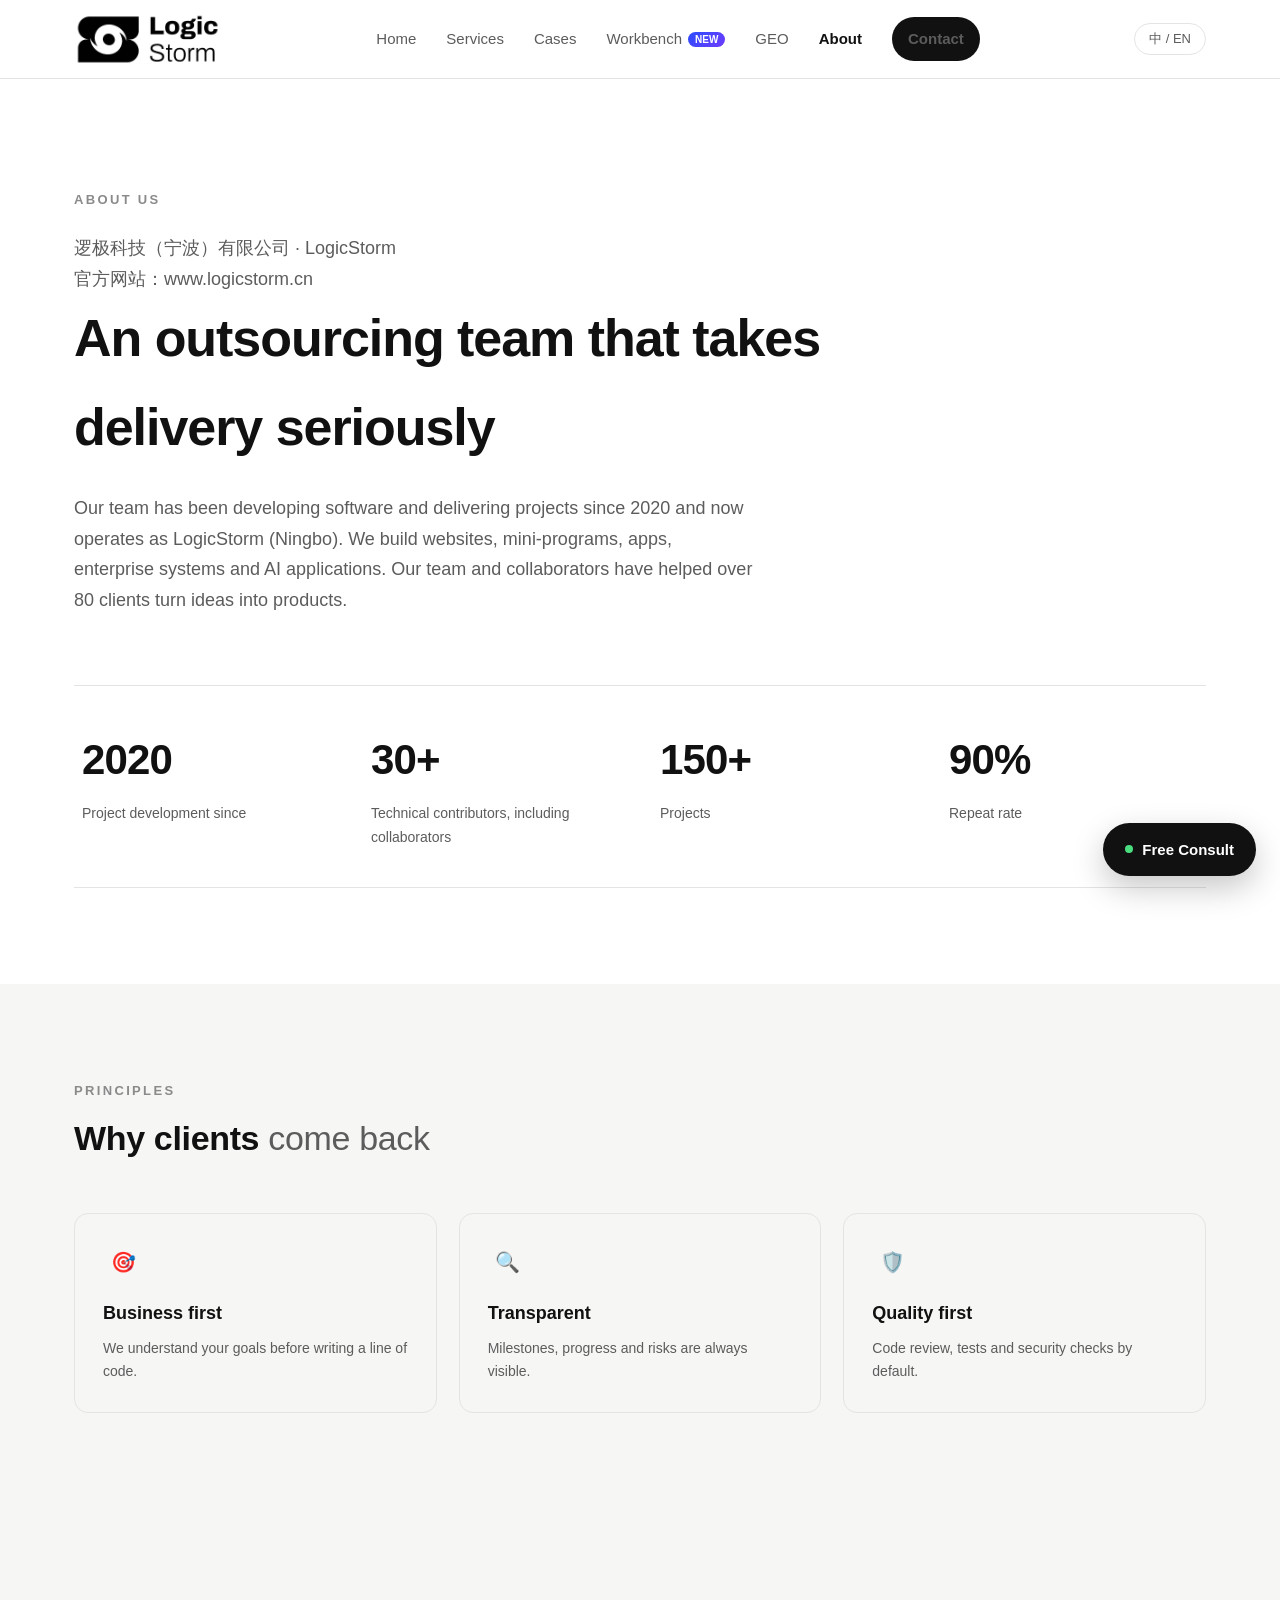
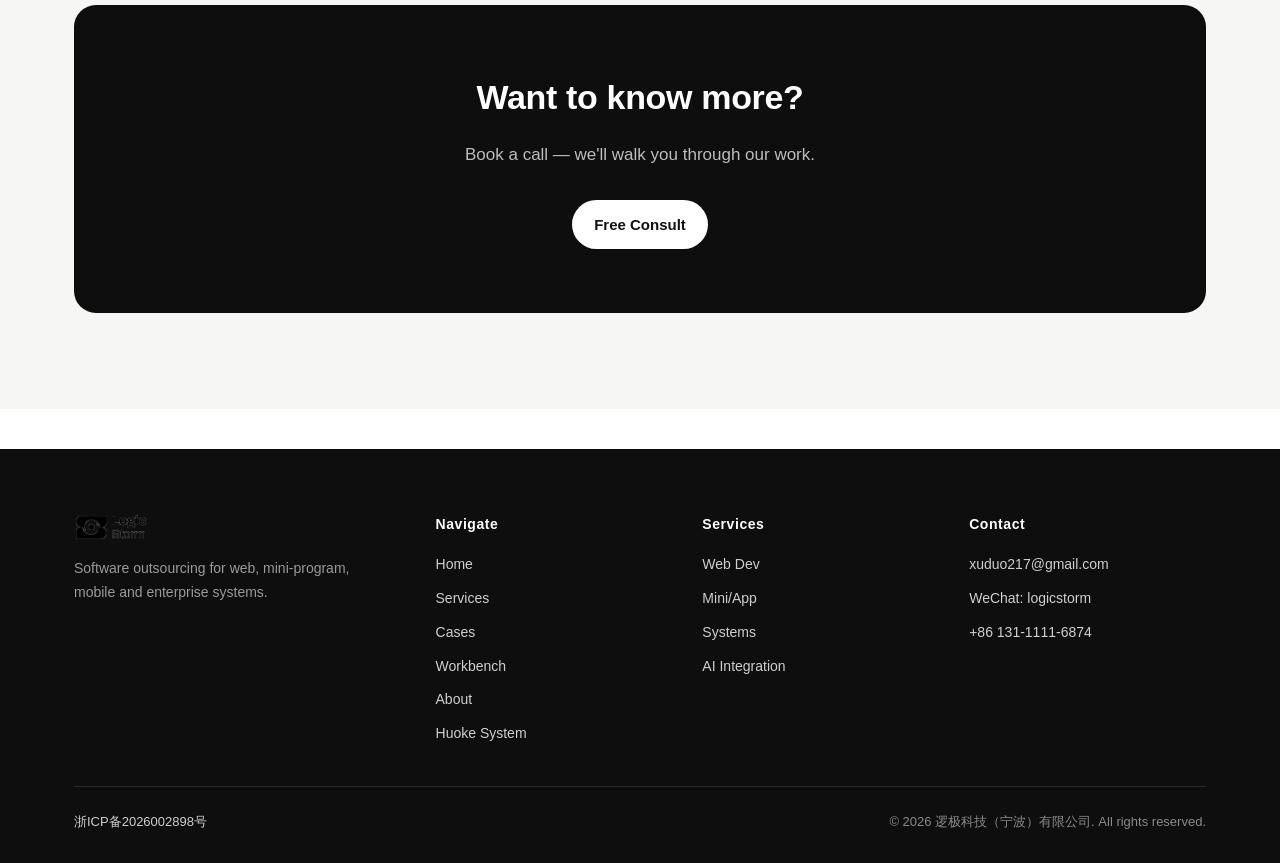
<file: about.html>
<!DOCTYPE html>
<html lang="zh" class="">
<head>
<meta charset="UTF-8">
<meta name="viewport" content="width=device-width, initial-scale=1.0">
<title data-zh="关于我们｜逻极科技（宁波）有限公司｜LogicStorm" data-en="About · LogicStorm">关于我们｜逻极科技（宁波）有限公司｜LogicStorm</title>
<link rel="stylesheet" href="assets/css/style.css">
<meta name="description" content="逻极科技（宁波）有限公司（LogicStorm）官方网站。了解我们的软件开发服务与合作方式。">
<link rel="canonical" href="https://www.logicstorm.cn/about.html">
<script type="application/ld+json">{"@context": "https://schema.org", "@type": "Organization", "@id": "https://www.logicstorm.cn/#organization", "name": "逻极科技（宁波）有限公司", "legalName": "逻极科技（宁波）有限公司", "alternateName": ["逻极科技", "LogicStorm"], "url": "https://www.logicstorm.cn/", "logo": "https://www.logicstorm.cn/assets/images/logo.png"}</script>
</head>
<body>

<header class="nav">
  <div class="wrap nav-inner">
    <a href="index.html" class="brand logo"><img src="assets/images/logo.png" alt="LogicStorm"></a>
    <nav class="nav-links">
      <a href="index.html"><span class="lang-zh">首页</span><span class="lang-en">Home</span></a>
      <a href="services.html"><span class="lang-zh">服务</span><span class="lang-en">Services</span></a>
      <a href="cases.html"><span class="lang-zh">案例</span><span class="lang-en">Cases</span></a>
      <a href="workbench.html"><span class="lang-zh">工作台</span><span class="lang-en">Workbench</span><span style="background:linear-gradient(135deg,#2b4cff,#6e3bff);color:#fff;font-size:10px;padding:2px 7px;border-radius:999px;font-weight:700;margin-left:6px;vertical-align:1px">NEW</span></a>
      <a href="geo.html">GEO</a>
      <a href="about.html"><span class="lang-zh">关于</span><span class="lang-en">About</span></a>
      <a href="contact.html" class="btn btn-primary btn-sm"><span class="lang-zh">免费咨询</span><span class="lang-en">Contact</span></a>
    </nav>
    <div class="nav-right">
      <button class="lang-btn" data-lang-label>EN / 中</button>
      <button class="menu-toggle" aria-label="menu"><span></span></button>
    </div>
  </div>
</header>

<section class="about-hero">
  <div class="wrap">
    <div class="eyebrow"><span class="lang-zh">关于我们</span><span class="lang-en">About us</span></div>
<p class="company-identity">逻极科技（宁波）有限公司 · LogicStorm<br>官方网站：<a href="https://www.logicstorm.cn/">www.logicstorm.cn</a></p>
    <h1><span class="lang-zh">一支把"交付"当回事的<span class="thin">技术外包团队</span></span><span class="lang-en">An outsourcing team that <span class="thin">takes delivery seriously</span></span></h1>
    <p><span class="lang-zh">团队自 2020 年起开展软件开发与项目交付，现以逻极科技（宁波）有限公司（LogicStorm）开展业务，提供网站、小程序、App、企业系统及 AI 应用开发服务。团队与协作人员共同参与项目交付，已陪伴 80+ 客户把想法变成产品。</span><span class="lang-en">Our team has been developing software and delivering projects since 2020 and now operates as LogicStorm (Ningbo). We build websites, mini-programs, apps, enterprise systems and AI applications. Our team and collaborators have helped over 80 clients turn ideas into products.</span></p>
  </div>
</section>

<!-- 数据 -->
<section style="padding-top:0">
  <div class="wrap">
    <div class="stats">
      <div class="stat"><div class="num">2020</div><div class="lab"><span class="lang-zh">开始项目开发</span><span class="lang-en">Project development since</span></div></div>
      <div class="stat"><div class="num">30<span class="lang-zh">+</span><span class="lang-en">+</span></div><div class="lab"><span class="lang-zh">技术人员（含协作人员）</span><span class="lang-en">Technical contributors, including collaborators</span></div></div>
      <div class="stat"><div class="num">150<span class="lang-zh">+</span><span class="lang-en">+</span></div><div class="lab"><span class="lang-zh">交付项目</span><span class="lang-en">Projects</span></div></div>
      <div class="stat"><div class="num">90<span class="lang-zh">%</span><span class="lang-en">%</span></div><div class="lab"><span class="lang-zh">复购率</span><span class="lang-en">Repeat rate</span></div></div>
    </div>
  </div>
</section>

<!-- 价值观 -->
<section class="sec-alt">
  <div class="wrap">
    <div class="sec-head">
      <div class="eyebrow"><span class="lang-zh">我们的原则</span><span class="lang-en">Principles</span></div>
      <h2 class="h-sec"><span class="lang-zh">为什么客户<span class="thin">愿意回来</span></span><span class="lang-en">Why clients <span class="thin">come back</span></span></h2>
    </div>
    <div class="values">
      <div class="value">
        <div class="ico">🎯</div>
        <h3><span class="lang-zh">先懂业务，再写代码</span><span class="lang-en">Business first</span></h3>
        <p><span class="lang-zh">我们花时间理解你的目标与约束，而不是盲目接需求。</span><span class="lang-en">We understand your goals before writing a line of code.</span></p>
      </div>
      <div class="value">
        <div class="ico">🔍</div>
        <h3><span class="lang-zh">过程透明</span><span class="lang-en">Transparent</span></h3>
        <p><span class="lang-zh">里程碑、进度、风险全程可见，不玩信息差。</span><span class="lang-en">Milestones, progress and risks are always visible.</span></p>
      </div>
      <div class="value">
        <div class="ico">🛡️</div>
        <h3><span class="lang-zh">质量为底线</span><span class="lang-en">Quality first</span></h3>
        <p><span class="lang-zh">代码评审、自动化测试、安全校验，交付即可靠。</span><span class="lang-en">Code review, tests and security checks by default.</span></p>
      </div>
    </div>
  </div>
</section>


<section class="sec-alt">
  <div class="wrap">
    <div class="cta-band">
      <h2><span class="lang-zh">想更了解我们？</span><span class="lang-en">Want to know more?</span></h2>
      <p><span class="lang-zh">约一次沟通，我们把能力和案例讲给你听。</span><span class="lang-en">Book a call — we'll walk you through our work.</span></p>
      <a href="contact.html" class="btn btn-primary"><span class="lang-zh">免费咨询</span><span class="lang-en">Free Consult</span></a>
    </div>
  </div>
</section>

<footer class="footer">
  <div class="wrap">
    <div class="top">
      <div>
        <div class="brand logo"><img src="assets/images/logo.png" alt="LogicStorm"></div>
        <p class="desc"><span class="lang-zh">专注为企业提供 Web、小程序、App 与系统定制的软件外包服务。</span><span class="lang-en">Software outsourcing for web, mini-program, mobile and enterprise systems.</span></p>
      </div>
      <div>
        <h5><span class="lang-zh">导航</span><span class="lang-en">Navigate</span></h5>
        <ul>
          <li><a href="index.html"><span class="lang-zh">首页</span><span class="lang-en">Home</span></a></li>
          <li><a href="services.html"><span class="lang-zh">服务</span><span class="lang-en">Services</span></a></li>
          <li><a href="cases.html"><span class="lang-zh">案例</span><span class="lang-en">Cases</span></a></li>
          <li><a href="workbench.html"><span class="lang-zh">工作台</span><span class="lang-en">Workbench</span></a></li>
          <li><a href="about.html"><span class="lang-zh">关于</span><span class="lang-en">About</span></a></li>
          <li><a href="https://www.logicstorm.cn/huoke/"><span class="lang-zh">货客获客系统</span><span class="lang-en">Huoke System</span></a></li>
        </ul>
      </div>
      <div>
        <h5><span class="lang-zh">服务</span><span class="lang-en">Services</span></h5>
        <ul>
          <li><a href="services.html"><span class="lang-zh">网站开发</span><span class="lang-en">Web Dev</span></a></li>
          <li><a href="services.html"><span class="lang-zh">小程序 / App</span><span class="lang-en">Mini/App</span></a></li>
          <li><a href="services.html"><span class="lang-zh">企业系统</span><span class="lang-en">Systems</span></a></li>
          <li><a href="services.html"><span class="lang-zh">AI 集成</span><span class="lang-en">AI Integration</span></a></li>
        </ul>
      </div>
      <div>
        <h5><span class="lang-zh">联系</span><span class="lang-en">Contact</span></h5>
        <ul>
          <li>xuduo217@gmail.com</li>
          <li>WeChat: logicstorm</li>
          <li>+86 131-1111-6874</li>
        </ul>
      </div>
    </div>
    <div class="bottom">
      <a href="https://beian.miit.gov.cn/" target="_blank" rel="noopener noreferrer">浙ICP备2026002898号</a>
      <span>© 2026 逻极科技（宁波）有限公司. <span class="lang-zh">保留所有权利。</span><span class="lang-en">All rights reserved.</span></span>
    </div>
  </div>
</footer>

<a href="contact.html" class="fab"><span class="dot"></span><span class="lang-zh">免费咨询</span><span class="lang-en">Free Consult</span></a>

<script src="assets/js/main.js"></script>
</body>
</html>
</file>
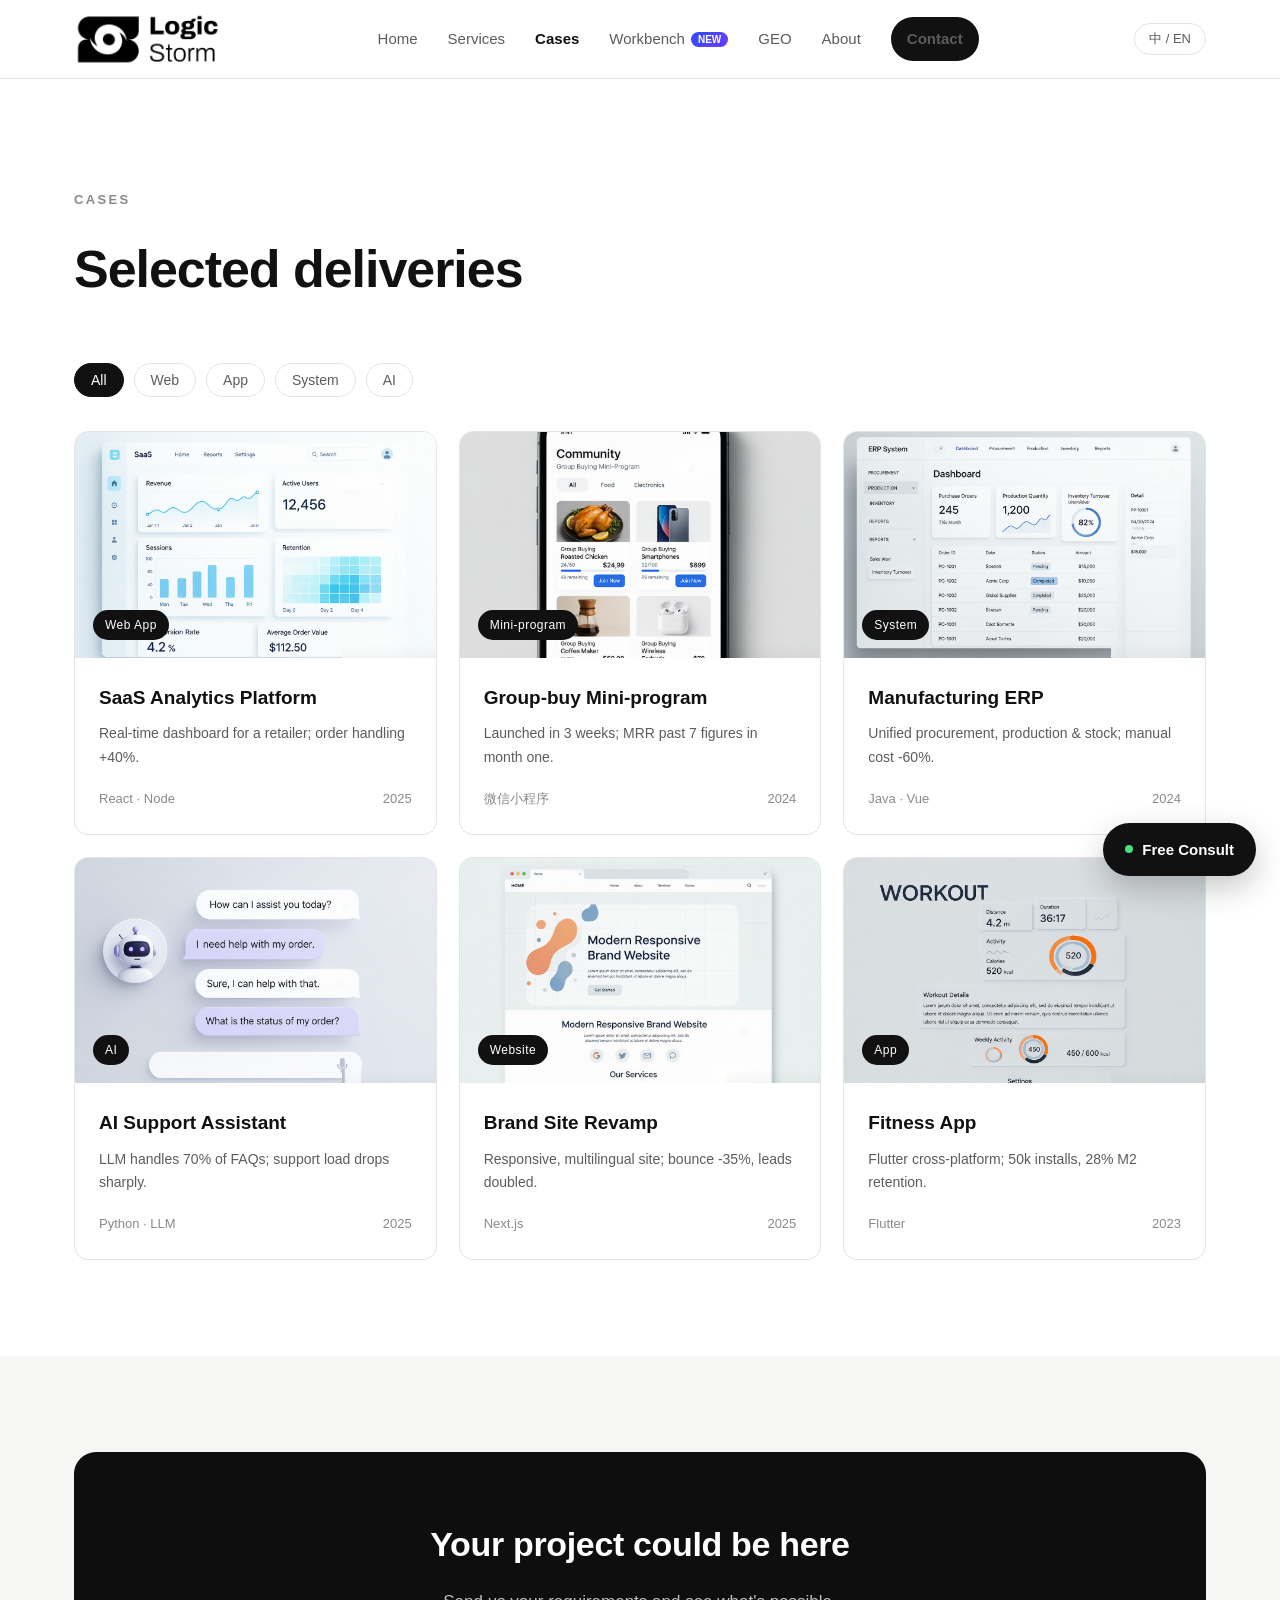
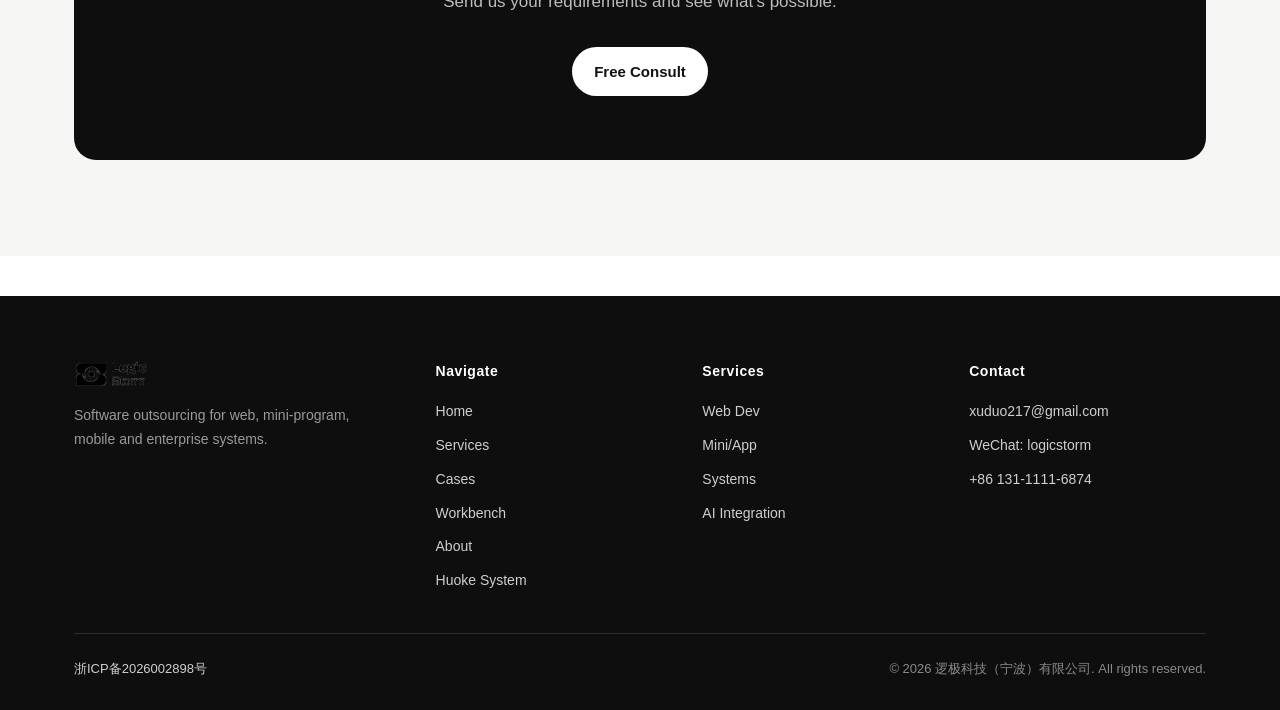
<file: cases.html>
<!DOCTYPE html>
<html lang="zh" class="">
<head>
<meta charset="UTF-8">
<meta name="viewport" content="width=device-width, initial-scale=1.0">
<title data-zh="项目案例｜逻极科技｜LogicStorm" data-en="Cases · LogicStorm">项目案例｜逻极科技｜LogicStorm</title>
<link rel="stylesheet" href="assets/css/style.css">
<meta name="description" content="逻极科技（宁波）有限公司（LogicStorm）官方网站。查看官网展示的软件开发项目案例。">
<link rel="canonical" href="https://www.logicstorm.cn/cases.html">
</head>
<body>

<header class="nav">
  <div class="wrap nav-inner">
    <a href="index.html" class="brand logo"><img src="assets/images/logo.png" alt="LogicStorm"></a>
    <nav class="nav-links">
      <a href="index.html"><span class="lang-zh">首页</span><span class="lang-en">Home</span></a>
      <a href="services.html"><span class="lang-zh">服务</span><span class="lang-en">Services</span></a>
      <a href="cases.html"><span class="lang-zh">案例</span><span class="lang-en">Cases</span></a>
      <a href="workbench.html"><span class="lang-zh">工作台</span><span class="lang-en">Workbench</span><span style="background:linear-gradient(135deg,#2b4cff,#6e3bff);color:#fff;font-size:10px;padding:2px 7px;border-radius:999px;font-weight:700;margin-left:6px;vertical-align:1px">NEW</span></a>
      <a href="geo.html">GEO</a>
      <a href="about.html"><span class="lang-zh">关于</span><span class="lang-en">About</span></a>
      <a href="contact.html" class="btn btn-primary btn-sm"><span class="lang-zh">免费咨询</span><span class="lang-en">Contact</span></a>
    </nav>
    <div class="nav-right">
      <button class="lang-btn" data-lang-label>EN / 中</button>
      <button class="menu-toggle" aria-label="menu"><span></span></button>
    </div>
  </div>
</header>

<section class="about-hero" style="padding-bottom:20px">
  <div class="wrap">
    <div class="eyebrow"><span class="lang-zh">案例</span><span class="lang-en">Cases</span></div>
    <h1><span class="lang-zh">部分<span class="thin">交付案例</span></span><span class="lang-en">Selected <span class="thin">deliveries</span></span></h1>
  </div>
</section>

<section style="padding-top:30px">
  <div class="wrap">
    <div class="filters">
      <button class="filter active" data-filter="all"><span class="lang-zh">全部</span><span class="lang-en">All</span></button>
      <button class="filter" data-filter="web"><span class="lang-zh">网站 / Web</span><span class="lang-en">Web</span></button>
      <button class="filter" data-filter="app"><span class="lang-zh">小程序 / App</span><span class="lang-en">App</span></button>
      <button class="filter" data-filter="system"><span class="lang-zh">企业系统</span><span class="lang-en">System</span></button>
      <button class="filter" data-filter="ai"><span class="lang-zh">AI 集成</span><span class="lang-en">AI</span></button>
    </div>

    <div class="grid grid-3">
      <div class="case" data-cat="web">
        <div class="thumb" style="background:linear-gradient(135deg,#dbeafe,#eff6ff)"><div class="thumb-icon"><img src="assets/images/cases/case-saas-dashboard.png" alt="SaaS 数据看板平台"></div><span class="cat"><span class="lang-zh">Web 应用</span><span class="lang-en">Web App</span></span></div>
        <div class="body">
          <h3><span class="lang-zh">SaaS 数据看板平台</span><span class="lang-en">SaaS Analytics Platform</span></h3>
          <p><span class="lang-zh">为零售品牌搭建实时数据看板，订单处理效率提升 40%。</span><span class="lang-en">Real-time dashboard for a retailer; order handling +40%.</span></p>
          <div class="foot"><span>React · Node</span><span>2025</span></div>
        </div>
      </div>
      <div class="case" data-cat="app">
        <div class="thumb" style="background:linear-gradient(135deg,#dcfce7,#f0fdf4)"><div class="thumb-icon"><img src="assets/images/cases/case-groupbuy.png" alt="社区团购小程序"></div><span class="cat"><span class="lang-zh">小程序</span><span class="lang-en">Mini-program</span></span></div>
        <div class="body">
          <h3><span class="lang-zh">社区团购小程序</span><span class="lang-en">Group-buy Mini-program</span></h3>
          <p><span class="lang-zh">3 周上线，支持拼团、分销与到店核销，首月 GMV 破百万。</span><span class="lang-en">Launched in 3 weeks; MRR past 7 figures in month one.</span></p>
          <div class="foot"><span>微信小程序</span><span>2024</span></div>
        </div>
      </div>
      <div class="case" data-cat="system">
        <div class="thumb" style="background:linear-gradient(135deg,#ffedd5,#fff7ed)"><div class="thumb-icon"><img src="assets/images/cases/case-erp.png" alt="制造业 ERP 系统"></div><span class="cat"><span class="lang-zh">企业系统</span><span class="lang-en">System</span></span></div>
        <div class="body">
          <h3><span class="lang-zh">制造业 ERP 系统</span><span class="lang-en">Manufacturing ERP</span></h3>
          <p><span class="lang-zh">打通采购、生产、库存全流程，人工对账成本下降 60%。</span><span class="lang-en">Unified procurement, production & stock; manual cost -60%.</span></p>
          <div class="foot"><span>Java · Vue</span><span>2024</span></div>
        </div>
      </div>
      <div class="case" data-cat="ai">
        <div class="thumb" style="background:linear-gradient(135deg,#f3e8ff,#faf5ff)"><div class="thumb-icon"><img src="assets/images/cases/case-ai-support.png" alt="智能客服助手"></div><span class="cat"><span class="lang-zh">AI 集成</span><span class="lang-en">AI</span></span></div>
        <div class="body">
          <h3><span class="lang-zh">智能客服助手</span><span class="lang-en">AI Support Assistant</span></h3>
          <p><span class="lang-zh">接入大模型处理 70% 常见咨询，人工客服压力显著下降。</span><span class="lang-en">LLM handles 70% of FAQs; support load drops sharply.</span></p>
          <div class="foot"><span>Python · LLM</span><span>2025</span></div>
        </div>
      </div>
      <div class="case" data-cat="web">
        <div class="thumb" style="background:linear-gradient(135deg,#e0e7ff,#eef2ff)"><div class="thumb-icon"><img src="assets/images/cases/case-website.png" alt="品牌官网改版"></div><span class="cat"><span class="lang-zh">官网</span><span class="lang-en">Website</span></span></div>
        <div class="body">
          <h3><span class="lang-zh">品牌官网改版</span><span class="lang-en">Brand Site Revamp</span></h3>
          <p><span class="lang-zh">响应式官网 + 多语言，跳出率降低 35%，询盘翻倍。</span><span class="lang-en">Responsive, multilingual site; bounce -35%, leads doubled.</span></p>
          <div class="foot"><span>Next.js</span><span>2025</span></div>
        </div>
      </div>
      <div class="case" data-cat="app">
        <div class="thumb" style="background:linear-gradient(135deg,#fee2e2,#fef2f2)"><div class="thumb-icon"><img src="assets/images/cases/case-fitness-app.png" alt="健身打卡 App"></div><span class="cat"><span class="lang-zh">App</span><span class="lang-en">App</span></span></div>
        <div class="body">
          <h3><span class="lang-zh">健身打卡 App</span><span class="lang-en">Fitness App</span></h3>
          <p><span class="lang-zh">Flutter 跨端，上线 3 月获 5 万下载，次月留存 28%。</span><span class="lang-en">Flutter cross-platform; 50k installs, 28% M2 retention.</span></p>
          <div class="foot"><span>Flutter</span><span>2023</span></div>
        </div>
      </div>
    </div>
  </div>
</section>

<section class="sec-alt">
  <div class="wrap">
    <div class="cta-band">
      <h2><span class="lang-zh">你的项目，也可以在这里</span><span class="lang-en">Your project could be here</span></h2>
      <p><span class="lang-zh">把需求发给我们，看看能做成什么样。</span><span class="lang-en">Send us your requirements and see what's possible.</span></p>
      <a href="contact.html" class="btn btn-primary"><span class="lang-zh">免费咨询</span><span class="lang-en">Free Consult</span></a>
    </div>
  </div>
</section>

<footer class="footer">
  <div class="wrap">
    <div class="top">
      <div>
        <div class="brand logo"><img src="assets/images/logo.png" alt="LogicStorm"></div>
        <p class="desc"><span class="lang-zh">专注为企业提供 Web、小程序、App 与系统定制的软件外包服务。</span><span class="lang-en">Software outsourcing for web, mini-program, mobile and enterprise systems.</span></p>
      </div>
      <div>
        <h5><span class="lang-zh">导航</span><span class="lang-en">Navigate</span></h5>
        <ul>
          <li><a href="index.html"><span class="lang-zh">首页</span><span class="lang-en">Home</span></a></li>
          <li><a href="services.html"><span class="lang-zh">服务</span><span class="lang-en">Services</span></a></li>
          <li><a href="cases.html"><span class="lang-zh">案例</span><span class="lang-en">Cases</span></a></li>
          <li><a href="workbench.html"><span class="lang-zh">工作台</span><span class="lang-en">Workbench</span></a></li>
          <li><a href="about.html"><span class="lang-zh">关于</span><span class="lang-en">About</span></a></li>
          <li><a href="https://www.logicstorm.cn/huoke/"><span class="lang-zh">货客获客系统</span><span class="lang-en">Huoke System</span></a></li>
        </ul>
      </div>
      <div>
        <h5><span class="lang-zh">服务</span><span class="lang-en">Services</span></h5>
        <ul>
          <li><a href="services.html"><span class="lang-zh">网站开发</span><span class="lang-en">Web Dev</span></a></li>
          <li><a href="services.html"><span class="lang-zh">小程序 / App</span><span class="lang-en">Mini/App</span></a></li>
          <li><a href="services.html"><span class="lang-zh">企业系统</span><span class="lang-en">Systems</span></a></li>
          <li><a href="services.html"><span class="lang-zh">AI 集成</span><span class="lang-en">AI Integration</span></a></li>
        </ul>
      </div>
      <div>
        <h5><span class="lang-zh">联系</span><span class="lang-en">Contact</span></h5>
        <ul>
          <li>xuduo217@gmail.com</li>
          <li>WeChat: logicstorm</li>
          <li>+86 131-1111-6874</li>
        </ul>
      </div>
    </div>
    <div class="bottom">
      <a href="https://beian.miit.gov.cn/" target="_blank" rel="noopener noreferrer">浙ICP备2026002898号</a>
      <span>© 2026 逻极科技（宁波）有限公司. <span class="lang-zh">保留所有权利。</span><span class="lang-en">All rights reserved.</span></span>
    </div>
  </div>
</footer>

<a href="contact.html" class="fab"><span class="dot"></span><span class="lang-zh">免费咨询</span><span class="lang-en">Free Consult</span></a>

<script src="assets/js/main.js"></script>
</body>
</html>
</file>
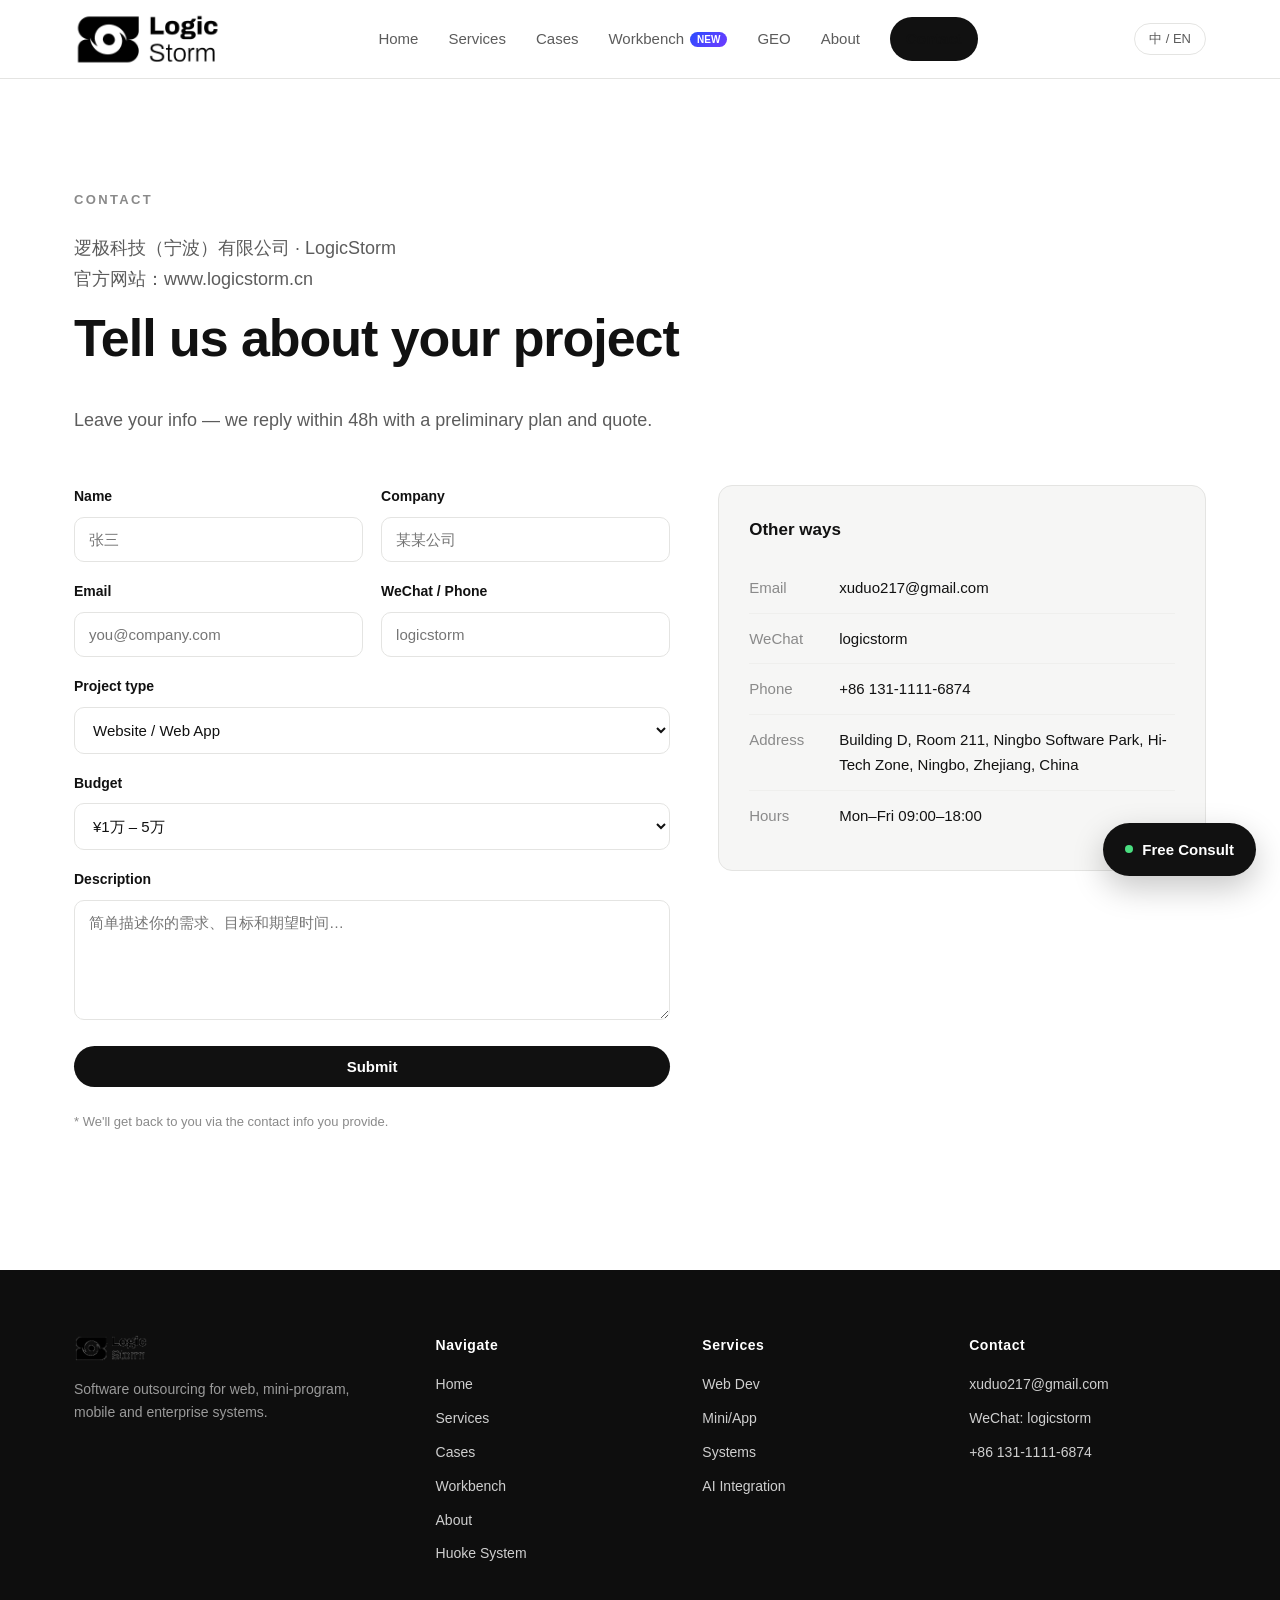
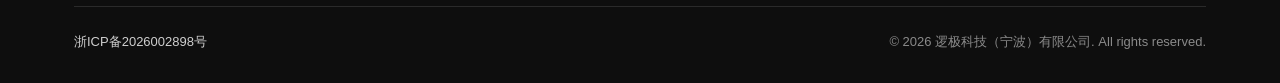
<file: contact.html>
<!DOCTYPE html>
<html lang="zh" class="">
<head>
<meta charset="UTF-8">
<meta name="viewport" content="width=device-width, initial-scale=1.0">
<title data-zh="联系我们｜逻极科技（宁波）有限公司｜LogicStorm" data-en="Contact · LogicStorm">联系我们｜逻极科技（宁波）有限公司｜LogicStorm</title>
<link rel="stylesheet" href="assets/css/style.css">
<meta name="description" content="逻极科技（宁波）有限公司（LogicStorm）官方网站。咨询网站、小程序、App 与企业系统定制开发项目。">
<link rel="canonical" href="https://www.logicstorm.cn/contact.html">
<script type="application/ld+json">{"@context": "https://schema.org", "@type": "Organization", "@id": "https://www.logicstorm.cn/#organization", "name": "逻极科技（宁波）有限公司", "legalName": "逻极科技（宁波）有限公司", "alternateName": ["逻极科技", "LogicStorm"], "url": "https://www.logicstorm.cn/", "logo": "https://www.logicstorm.cn/assets/images/logo.png"}</script>
</head>
<body>

<header class="nav">
  <div class="wrap nav-inner">
    <a href="index.html" class="brand logo"><img src="assets/images/logo.png" alt="LogicStorm"></a>
    <nav class="nav-links">
      <a href="index.html"><span class="lang-zh">首页</span><span class="lang-en">Home</span></a>
      <a href="services.html"><span class="lang-zh">服务</span><span class="lang-en">Services</span></a>
      <a href="cases.html"><span class="lang-zh">案例</span><span class="lang-en">Cases</span></a>
      <a href="workbench.html"><span class="lang-zh">工作台</span><span class="lang-en">Workbench</span><span style="background:linear-gradient(135deg,#2b4cff,#6e3bff);color:#fff;font-size:10px;padding:2px 7px;border-radius:999px;font-weight:700;margin-left:6px;vertical-align:1px">NEW</span></a>
      <a href="geo.html">GEO</a>
      <a href="about.html"><span class="lang-zh">关于</span><span class="lang-en">About</span></a>
      <a href="contact.html" class="btn btn-primary btn-sm"><span class="lang-zh">免费咨询</span><span class="lang-en">Contact</span></a>
    </nav>
    <div class="nav-right">
      <button class="lang-btn" data-lang-label>EN / 中</button>
      <button class="menu-toggle" aria-label="menu"><span></span></button>
    </div>
  </div>
</header>

<section class="about-hero" style="padding-bottom:30px">
  <div class="wrap">
    <div class="eyebrow"><span class="lang-zh">联系我们</span><span class="lang-en">Contact</span></div>
<p class="company-identity">逻极科技（宁波）有限公司 · LogicStorm<br>官方网站：<a href="https://www.logicstorm.cn/">www.logicstorm.cn</a></p>
    <h1><span class="lang-zh">说说你的<span class="thin">项目想法</span></span><span class="lang-en">Tell us about <span class="thin">your project</span></span></h1>
    <p><span class="lang-zh">留下信息，我们会在 48 小时内回复，并给出初步方案与报价参考。</span><span class="lang-en">Leave your info — we reply within 48h with a preliminary plan and quote.</span></p>
  </div>
</section>

<section style="padding-top:20px">
  <div class="wrap">
    <div class="contact-grid">
      <!-- 表单 -->
      <form class="form" id="contactForm" action="https://formsubmit.co/473689433@qq.com" method="POST">
        <input type="hidden" name="_subject" value="LogicStorm 官网新咨询">
        <input type="hidden" name="_next" value="contact.html?sent=1">
        <input type="hidden" name="_captcha" value="false">
        <div class="form-2">
          <div class="field">
            <label><span class="lang-zh">姓名</span><span class="lang-en">Name</span></label>
            <input type="text" name="name" placeholder="张三" required>
          </div>
          <div class="field">
            <label><span class="lang-zh">公司</span><span class="lang-en">Company</span></label>
            <input type="text" name="company" placeholder="某某公司">
          </div>
        </div>
        <div class="form-2">
          <div class="field">
            <label>Email</label>
            <input type="email" name="email" placeholder="you@company.com" required>
          </div>
          <div class="field">
            <label><span class="lang-zh">微信 / 电话</span><span class="lang-en">WeChat / Phone</span></label>
            <input type="text" name="contact" placeholder="logicstorm">
          </div>
        </div>
        <div class="field">
          <label><span class="lang-zh">项目类型</span><span class="lang-en">Project type</span></label>
          <select name="type">
            <option class="i18n-opt" data-zh="网站 / Web 应用" data-en="Website / Web App">网站 / Web 应用</option>
            <option class="i18n-opt" data-zh="小程序 / App" data-en="Mini-program / App">小程序 / App</option>
            <option class="i18n-opt" data-zh="企业系统" data-en="Enterprise System">企业系统</option>
            <option class="i18n-opt" data-zh="AI 集成" data-en="AI Integration">AI 集成</option>
            <option class="i18n-opt" data-zh="其他" data-en="Other">其他</option>
          </select>
        </div>
        <div class="field">
          <label><span class="lang-zh">预算范围</span><span class="lang-en">Budget</span></label>
          <select name="budget">
            <option>¥1万 – 5万</option>
            <option>¥5万 – 15万</option>
            <option>¥15万 – 50万</option>
            <option>¥50万+</option>
            <option class="i18n-opt" data-zh="待评估" data-en="TBD">待评估</option>
          </select>
        </div>
        <div class="field">
          <label><span class="lang-zh">项目描述</span><span class="lang-en">Description</span></label>
          <textarea name="message" placeholder="简单描述你的需求、目标和期望时间…"></textarea>
        </div>
        <button type="submit" class="btn btn-primary" style="justify-content:center"><span class="lang-zh">提交咨询</span><span class="lang-en">Submit</span></button>
        <p class="form-note"><span class="lang-zh">* 提交后我们会通过你留下的联系方式尽快回复。</span><span class="lang-en">* We'll get back to you via the contact info you provide.</span></p>
        <div class="ok-msg" id="formOk">
          <span class="lang-zh">✅ 已收到，我们会尽快与你联系！</span>
          <span class="lang-en">✅ Thanks! We'll get in touch with you soon.</span>
        </div>
      </form>

      <!-- 联系方式 -->
      <div class="info-card">
        <h3><span class="lang-zh">其他方式找到我们</span><span class="lang-en">Other ways</span></h3>
        <div class="info-row"><span class="k"><span class="lang-zh">邮箱</span><span class="lang-en">Email</span></span><span>xuduo217@gmail.com</span></div>
        <div class="info-row"><span class="k">WeChat</span><span>logicstorm</span></div>
        <div class="info-row"><span class="k"><span class="lang-zh">电话</span><span class="lang-en">Phone</span></span><span>+86 131-1111-6874</span></div>
        <div class="info-row"><span class="k"><span class="lang-zh">地址</span><span class="lang-en">Address</span></span><span><span class="lang-zh">中国浙江省宁波市高新区宁波软件园D座211</span><span class="lang-en">Building D, Room 211, Ningbo Software Park, Hi-Tech Zone, Ningbo, Zhejiang, China</span></span></div>
        <div class="info-row"><span class="k"><span class="lang-zh">工作时间</span><span class="lang-en">Hours</span></span><span>Mon–Fri 09:00–18:00</span></div>
      </div>
    </div>
  </div>
</section>

<footer class="footer">
  <div class="wrap">
    <div class="top">
      <div>
        <div class="brand logo"><img src="assets/images/logo.png" alt="LogicStorm"></div>
        <p class="desc"><span class="lang-zh">专注为企业提供 Web、小程序、App 与系统定制的软件外包服务。</span><span class="lang-en">Software outsourcing for web, mini-program, mobile and enterprise systems.</span></p>
      </div>
      <div>
        <h5><span class="lang-zh">导航</span><span class="lang-en">Navigate</span></h5>
        <ul>
          <li><a href="index.html"><span class="lang-zh">首页</span><span class="lang-en">Home</span></a></li>
          <li><a href="services.html"><span class="lang-zh">服务</span><span class="lang-en">Services</span></a></li>
          <li><a href="cases.html"><span class="lang-zh">案例</span><span class="lang-en">Cases</span></a></li>
          <li><a href="workbench.html"><span class="lang-zh">工作台</span><span class="lang-en">Workbench</span></a></li>
          <li><a href="about.html"><span class="lang-zh">关于</span><span class="lang-en">About</span></a></li>
          <li><a href="https://www.logicstorm.cn/huoke/"><span class="lang-zh">货客获客系统</span><span class="lang-en">Huoke System</span></a></li>
        </ul>
      </div>
      <div>
        <h5><span class="lang-zh">服务</span><span class="lang-en">Services</span></h5>
        <ul>
          <li><a href="services.html"><span class="lang-zh">网站开发</span><span class="lang-en">Web Dev</span></a></li>
          <li><a href="services.html"><span class="lang-zh">小程序 / App</span><span class="lang-en">Mini/App</span></a></li>
          <li><a href="services.html"><span class="lang-zh">企业系统</span><span class="lang-en">Systems</span></a></li>
          <li><a href="services.html"><span class="lang-zh">AI 集成</span><span class="lang-en">AI Integration</span></a></li>
        </ul>
      </div>
      <div>
        <h5><span class="lang-zh">联系</span><span class="lang-en">Contact</span></h5>
        <ul>
          <li>xuduo217@gmail.com</li>
          <li>WeChat: logicstorm</li>
          <li>+86 131-1111-6874</li>
        </ul>
      </div>
    </div>
    <div class="bottom">
      <a href="https://beian.miit.gov.cn/" target="_blank" rel="noopener noreferrer">浙ICP备2026002898号</a>
      <span>© 2026 逻极科技（宁波）有限公司. <span class="lang-zh">保留所有权利。</span><span class="lang-en">All rights reserved.</span></span>
    </div>
  </div>
</footer>

<a href="contact.html" class="fab"><span class="dot"></span><span class="lang-zh">免费咨询</span><span class="lang-en">Free Consult</span></a>

<script src="assets/js/main.js"></script>
</body>
</html>
</file>
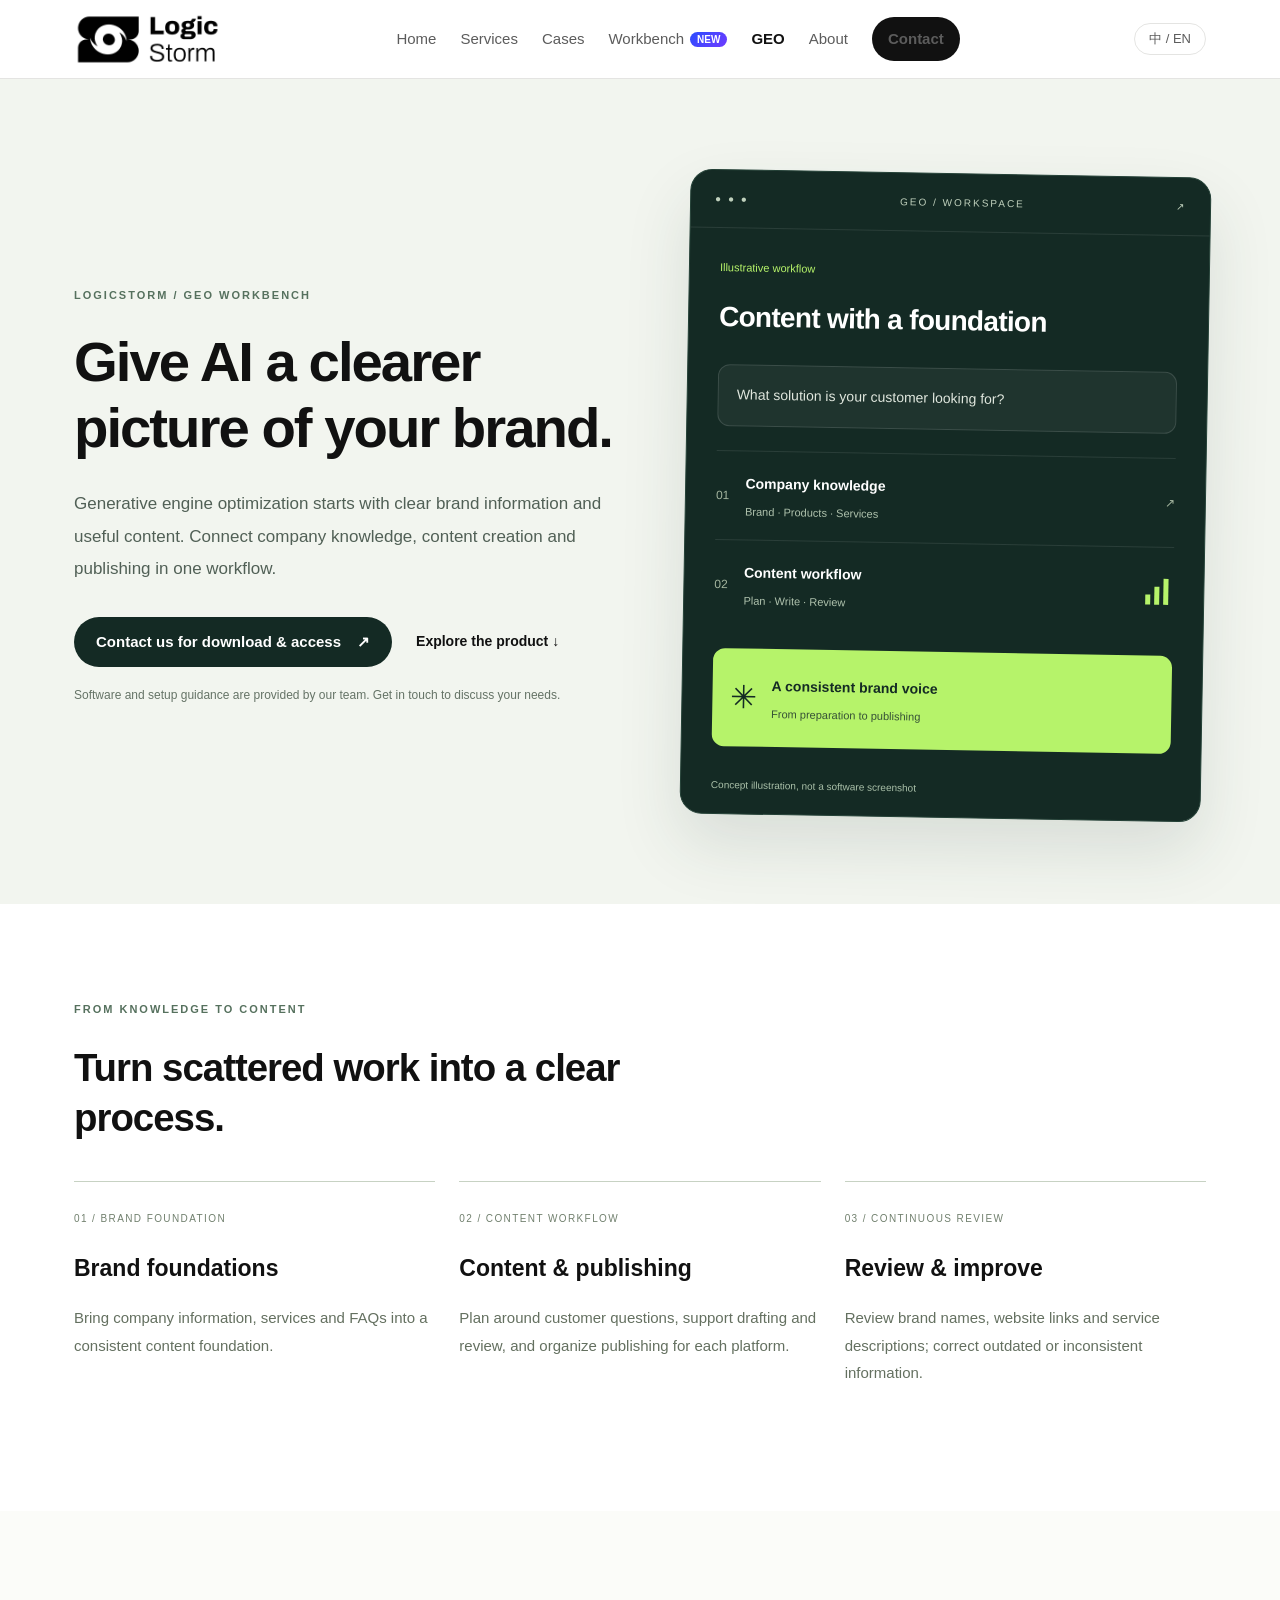
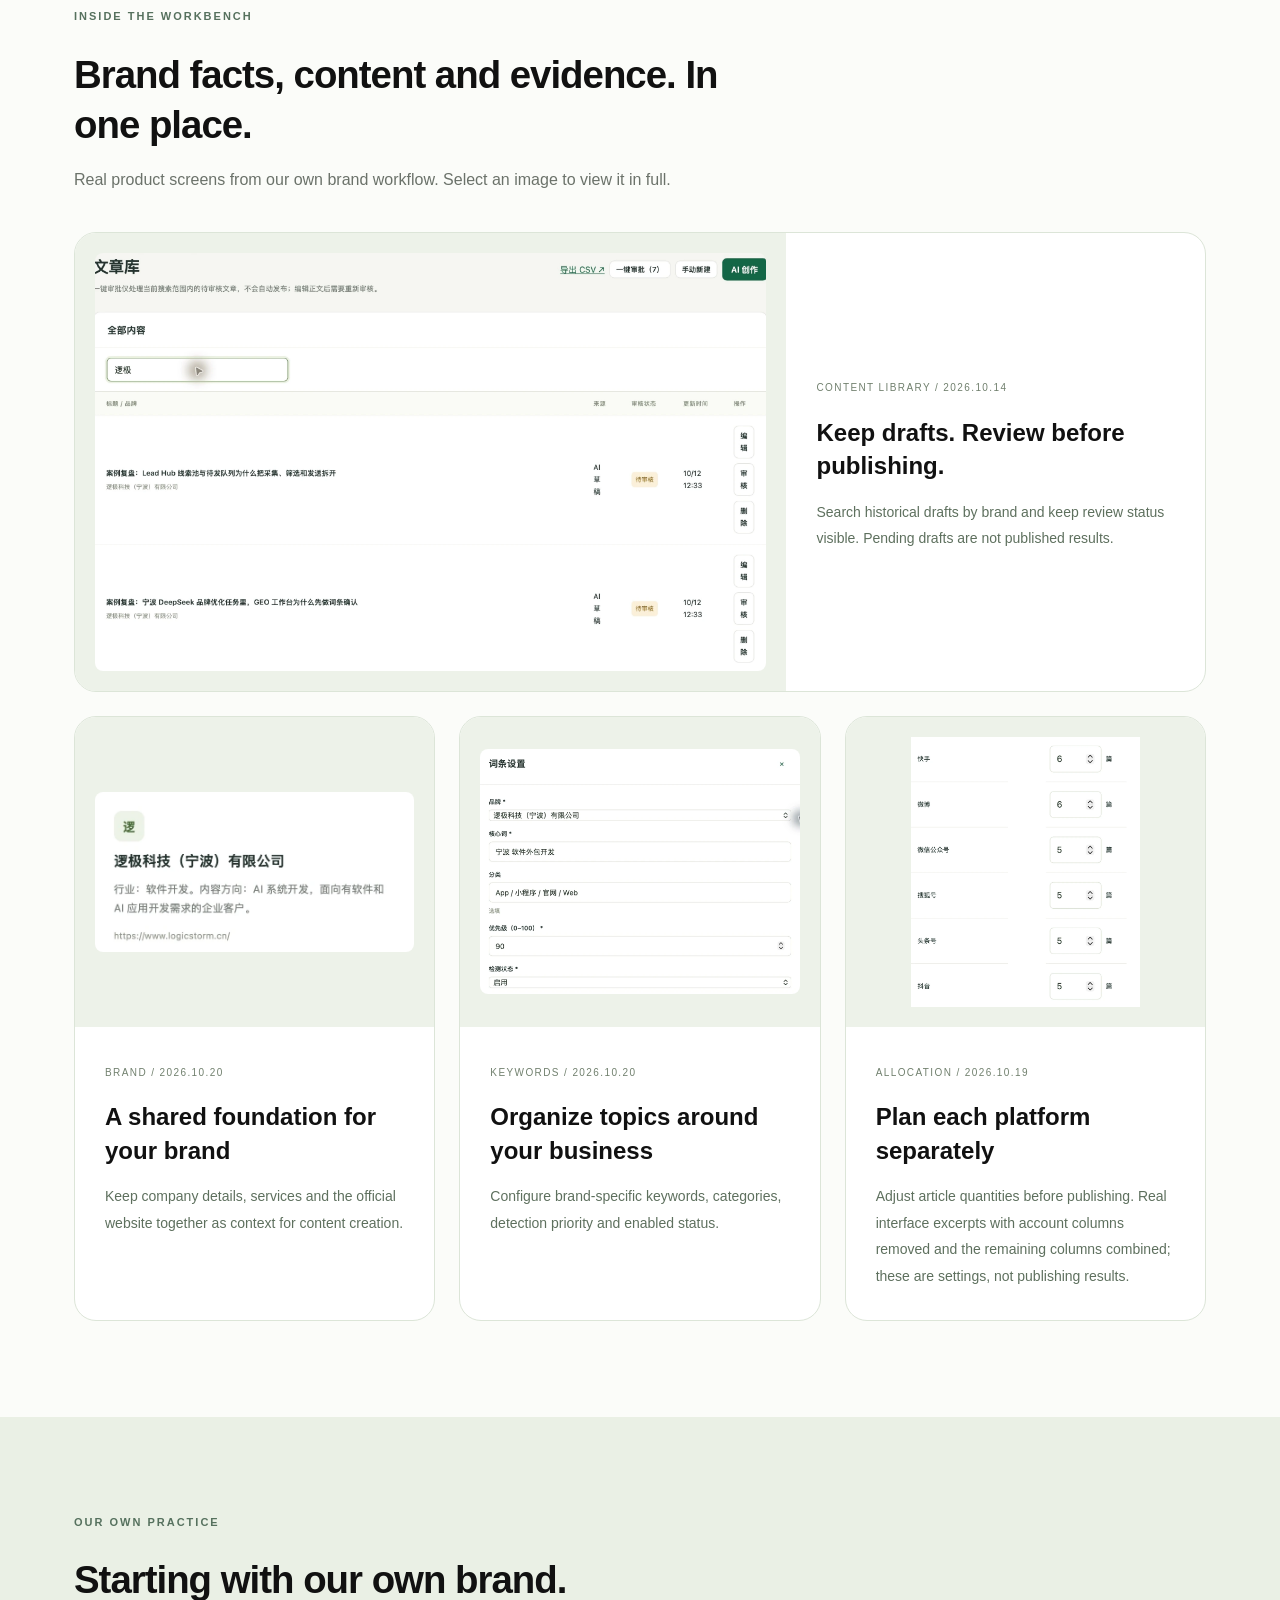
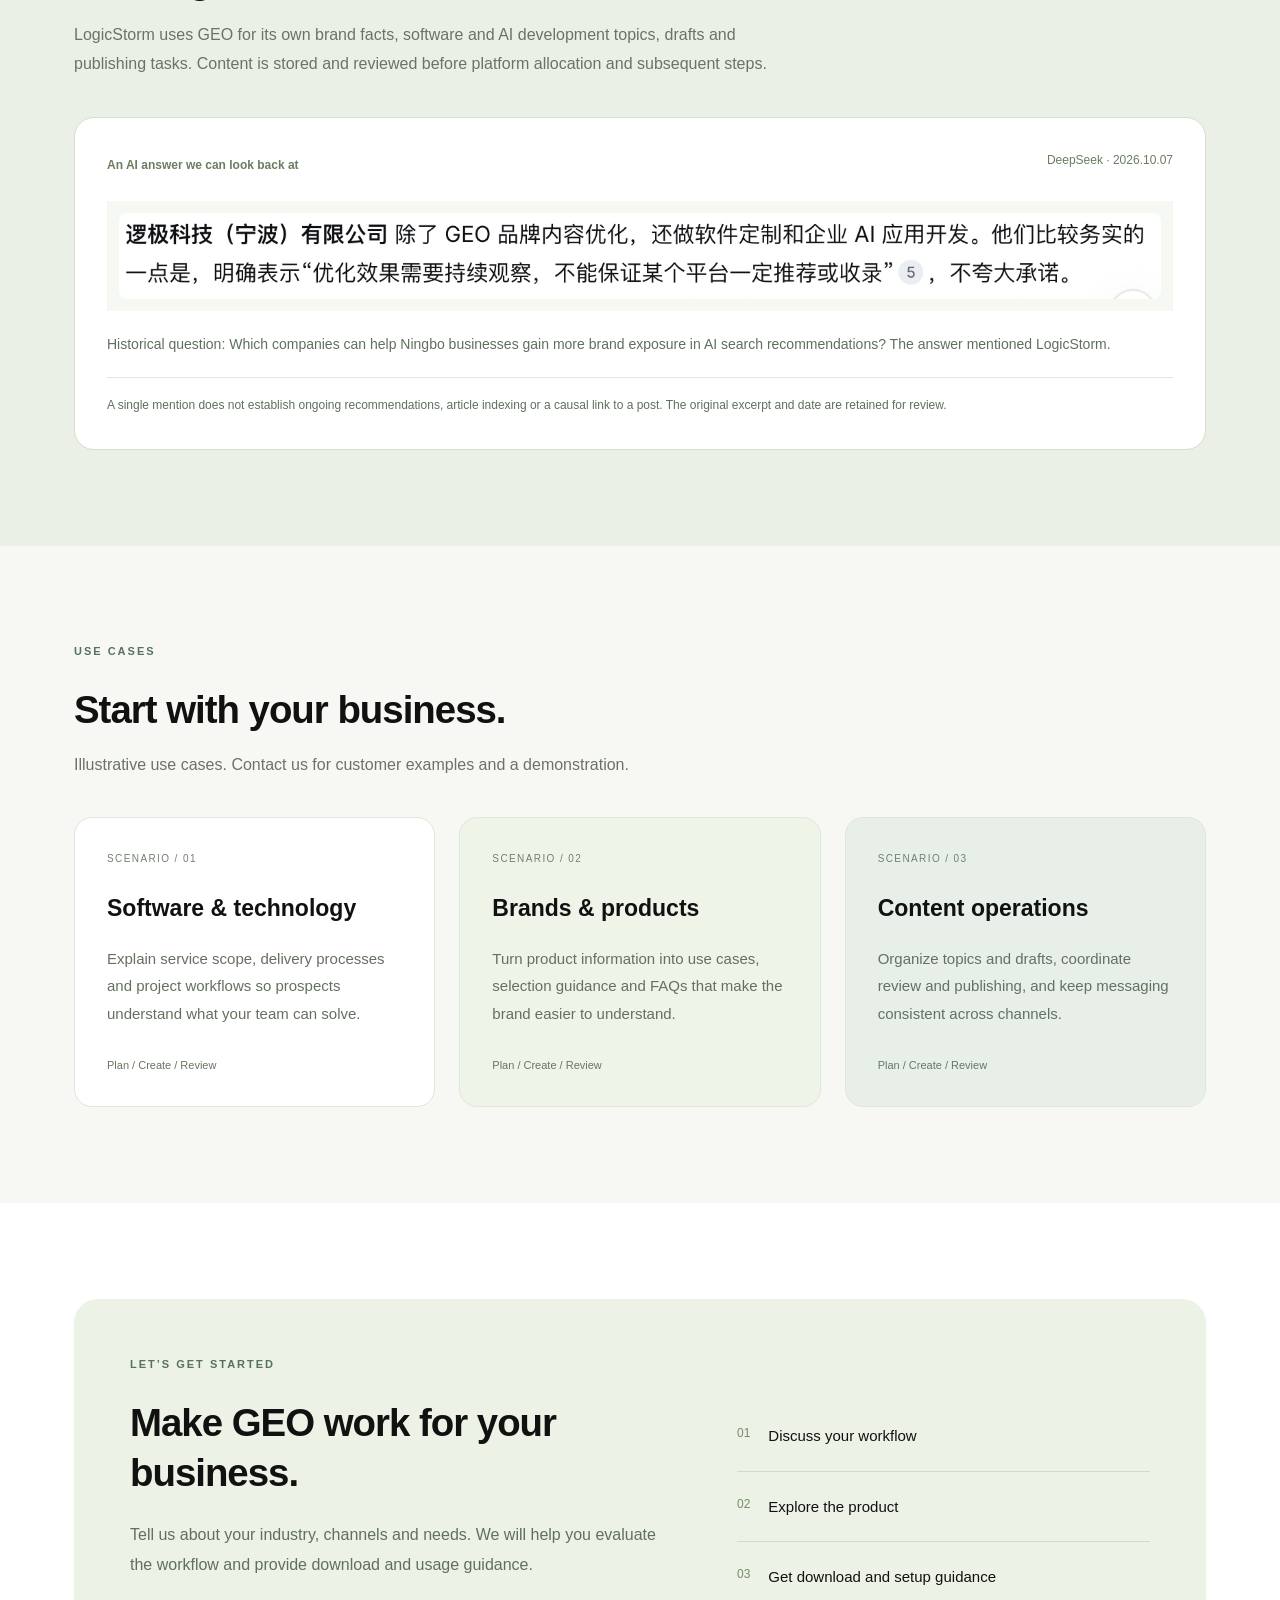
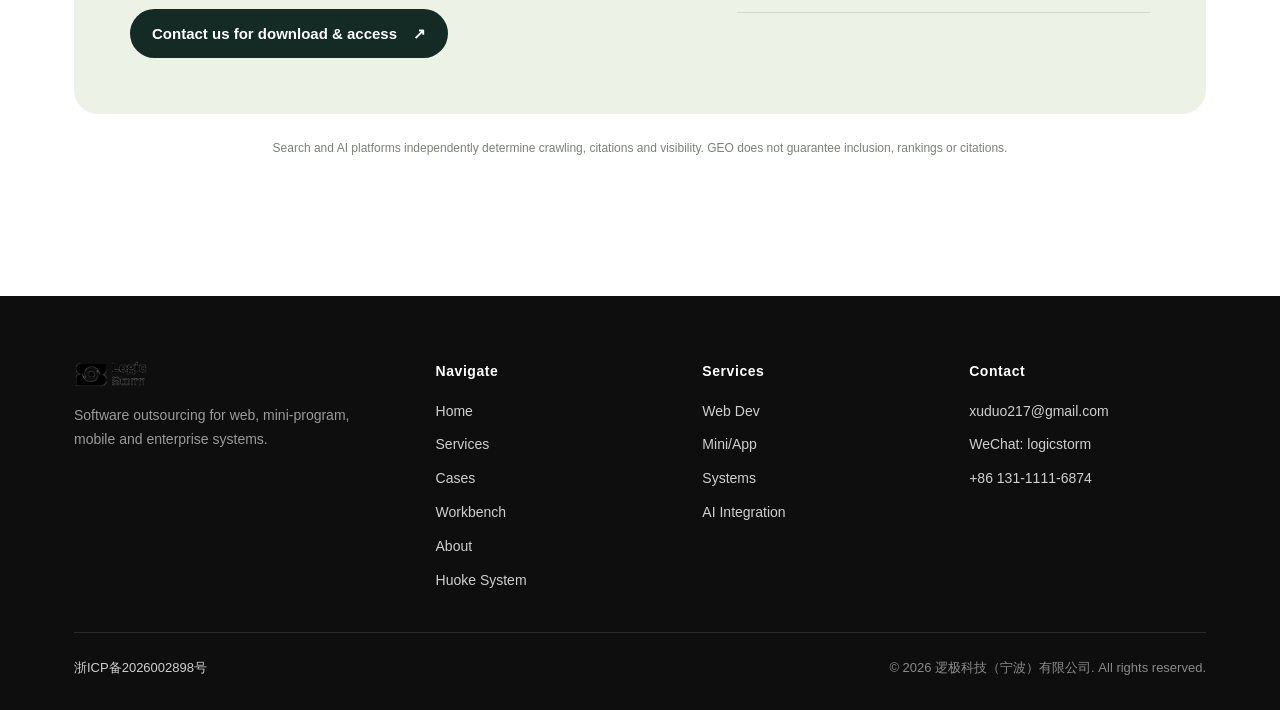
<file: geo.html>
<!DOCTYPE html>
<html lang="zh"><head><meta charset="UTF-8"><meta name="viewport" content="width=device-width, initial-scale=1.0">
<title data-zh="GEO 工作台｜生成式引擎优化｜逻极科技" data-en="GEO Workbench | LogicStorm">GEO 工作台｜生成式引擎优化｜逻极科技</title>
<meta name="description" content="逻极科技 GEO 工作台，面向企业品牌内容与发布管理。了解应用场景和工作流程，联系公司获取软件下载与使用说明。">
<link rel="canonical" href="https://www.logicstorm.cn/geo.html"><link rel="stylesheet" href="assets/css/style.css"><link rel="stylesheet" href="assets/css/geo.css"></head><body class="geo-page"><header class="nav">
  <div class="wrap nav-inner">
    <a href="index.html" class="brand logo"><img src="assets/images/logo.png" alt="LogicStorm"></a>
    <nav class="nav-links">
      <a href="index.html"><span class="lang-zh">首页</span><span class="lang-en">Home</span></a>
      <a href="services.html"><span class="lang-zh">服务</span><span class="lang-en">Services</span></a>
      <a href="cases.html"><span class="lang-zh">案例</span><span class="lang-en">Cases</span></a>
      <a href="workbench.html"><span class="lang-zh">工作台</span><span class="lang-en">Workbench</span><span style="background:linear-gradient(135deg,#2b4cff,#6e3bff);color:#fff;font-size:10px;padding:2px 7px;border-radius:999px;font-weight:700;margin-left:6px;vertical-align:1px">NEW</span></a>
      <a href="geo.html">GEO</a>
      <a href="about.html"><span class="lang-zh">关于</span><span class="lang-en">About</span></a>
      <a href="contact.html" class="btn btn-primary btn-sm"><span class="lang-zh">免费咨询</span><span class="lang-en">Contact</span></a>
    </nav>
    <div class="nav-right">
      <button class="lang-btn" data-lang-label>EN / 中</button>
      <button class="menu-toggle" aria-label="menu"><span></span></button>
    </div>
  </div>
</header>
<main>
<section class="geo-hero"><div class="wrap geo-hero-grid"><div><div class="geo-eyebrow">LOGICSTORM / GEO WORKBENCH</div><h1><span class="lang-zh">让品牌内容，<br>成为 AI 理解你的起点。</span><span class="lang-en">Give AI a clearer<br>picture of your brand.</span></h1><p class="geo-intro"><span class="lang-zh">GEO 生成式引擎优化，从清晰的品牌资料与有价值的内容开始。把企业知识、内容创作与发布管理连接起来，让每一份内容都有据可循。</span><span class="lang-en">Generative engine optimization starts with clear brand information and useful content. Connect company knowledge, content creation and publishing in one workflow.</span></p><div class="geo-actions"><a class="btn geo-primary" href="contact.html"><span class="lang-zh">联系公司获取下载与使用</span><span class="lang-en">Contact us for download & access</span><span aria-hidden="true">↗</span></a><a class="geo-secondary" href="#product"><span class="lang-zh">查看真实产品界面</span><span class="lang-en">Explore the product</span> ↓</a></div><p class="geo-note"><span class="lang-zh">由公司提供下载与使用指导，欢迎咨询适用场景。</span><span class="lang-en">Software and setup guidance are provided by our team. Get in touch to discuss your needs.</span></p></div>
<div class="geo-visual" aria-label="GEO workflow illustration"><div class="geo-window-top"><span>● ● ●</span><span>GEO / WORKSPACE</span><span>↗</span></div><div class="geo-window-body"><div class="geo-status"><span class="lang-zh">工作流程示意</span><span class="lang-en">Illustrative workflow</span></div><h2><span class="lang-zh">让内容有据可循</span><span class="lang-en">Content with a foundation</span></h2><div class="geo-query"><span class="lang-zh">客户在寻找怎样的解决方案？</span><span class="lang-en">What solution is your customer looking for?</span></div><div class="geo-source"><span>01</span><div><b><span class="lang-zh">企业知识</span><span class="lang-en">Company knowledge</span></b><small><span class="lang-zh">品牌 · 产品 · 服务资料</span><span class="lang-en">Brand · Products · Services</span></small></div><span>↗</span></div><div class="geo-source"><span>02</span><div><b><span class="lang-zh">内容工作流</span><span class="lang-en">Content workflow</span></b><small><span class="lang-zh">选题 · 撰写 · 审核</span><span class="lang-en">Plan · Write · Review</span></small></div><div class="geo-bars"><i></i><i></i><i></i></div></div><div class="geo-result"><span>✳</span><div><b><span class="lang-zh">一致的品牌表达</span><span class="lang-en">A consistent brand voice</span></b><small><span class="lang-zh">从内容准备到发布管理</span><span class="lang-en">From preparation to publishing</span></small></div></div></div><div class="geo-caption"><span class="lang-zh">流程概念展示，非软件界面截图</span><span class="lang-en">Concept illustration, not a software screenshot</span></div></div></div></section>
<section class="geo-features"><div class="wrap"><div class="geo-section-head"><div class="geo-eyebrow">FROM KNOWLEDGE TO CONTENT</div><h2><span class="lang-zh">把分散的工作，连成清晰的流程。</span><span class="lang-en">Turn scattered work into a clear process.</span></h2></div><div class="geo-three"><article class="geo-feature"><div class="geo-index">01 / BRAND FOUNDATION</div><h3><span class="lang-zh">品牌资料整理</span><span class="lang-en">Brand foundations</span></h3><p><span class="lang-zh">把公司介绍、服务能力和常见问题整理成一致的内容基础，减少不同渠道的表述偏差。</span><span class="lang-en">Bring company information, services and FAQs into a consistent content foundation.</span></p></article><article class="geo-feature"><div class="geo-index">02 / CONTENT WORKFLOW</div><h3><span class="lang-zh">内容创作与发布</span><span class="lang-en">Content & publishing</span></h3><p><span class="lang-zh">围绕客户真正关心的问题组织选题，辅助撰写与审核，再按平台要求安排发布。</span><span class="lang-en">Plan around customer questions, support drafting and review, and organize publishing for each platform.</span></p></article><article class="geo-feature"><div class="geo-index">03 / CONTINUOUS REVIEW</div><h3><span class="lang-zh">持续检查与完善</span><span class="lang-en">Review & improve</span></h3><p><span class="lang-zh">检查公开内容中的品牌名称、官网地址和服务描述，及时修正过期或不一致的信息。</span><span class="lang-en">Review brand names, website links and service descriptions; correct outdated or inconsistent information.</span></p></article></div></div></section>
<section class="geo-product" id="product"><div class="wrap"><div class="geo-section-head"><div class="geo-eyebrow">INSIDE THE WORKBENCH</div><h2><span class="lang-zh">从品牌事实到内容与证据，一处管理。</span><span class="lang-en">Brand facts, content and evidence. In one place.</span></h2><p><span class="lang-zh">真实产品界面，展示逻极科技自有品牌的使用过程。点击图片可查看大图。</span><span class="lang-en">Real product screens from our own brand workflow. Select an image to view it in full.</span></p></div><figure class="geo-showcase"><a class="geo-shot" href="assets/images/geo/03-content-library.webp" target="_blank" rel="noopener" aria-label="GEO 文章库：逻极科技稿件与待审核状态 · 查看大图"><img src="assets/images/geo/03-content-library.webp" alt="GEO 文章库：逻极科技稿件与待审核状态" width="2220" height="1380" loading="lazy"></a><figcaption><span class="geo-index">CONTENT LIBRARY / 2026.10.14</span><h3><span class="lang-zh">内容先留存，再审核。</span><span class="lang-en">Keep drafts. Review before publishing.</span></h3><p><span class="lang-zh">按品牌检索历史稿件，保留内容与审核状态。图中待审核稿件不代表已经发布。</span><span class="lang-en">Search historical drafts by brand and keep review status visible. Pending drafts are not published results.</span></p></figcaption></figure><div class="geo-product-grid"><figure class="geo-product-card"><a class="geo-shot" href="assets/images/geo/01-brand-profile.webp" target="_blank" rel="noopener" aria-label="品牌事实资料 · 查看大图"><img src="assets/images/geo/01-brand-profile.webp" alt="品牌事实资料" width="710" height="355" loading="lazy"></a><figcaption><span class="geo-index">BRAND / 2026.10.20</span><h3><span class="lang-zh">让品牌表达有共同的基础</span><span class="lang-en">A shared foundation for your brand</span></h3><p><span class="lang-zh">公司名称、业务介绍与官网集中管理，为内容创作提供品牌上下文。</span><span class="lang-en">Keep company details, services and the official website together as context for content creation.</span></p></figcaption></figure><figure class="geo-product-card"><a class="geo-shot" href="assets/images/geo/02-keyword-settings.webp" target="_blank" rel="noopener" aria-label="品牌归属、核心词、分类与优先级配置 · 查看大图"><img src="assets/images/geo/02-keyword-settings.webp" alt="品牌归属、核心词、分类与优先级配置" width="1240" height="950" loading="lazy"></a><figcaption><span class="geo-index">KEYWORDS / 2026.10.20</span><h3><span class="lang-zh">围绕真实业务，管理词条</span><span class="lang-en">Organize topics around your business</span></h3><p><span class="lang-zh">按品牌配置核心词、分类、检测优先级与启用状态，让选题贴近业务。</span><span class="lang-en">Configure brand-specific keywords, categories, detection priority and enabled status.</span></p></figcaption></figure><figure class="geo-product-card"><a class="geo-shot" href="assets/images/geo/04-platform-quantities.webp" target="_blank" rel="noopener" aria-label="发布前按平台分别编辑文章数量 · 查看大图"><img src="assets/images/geo/04-platform-quantities.webp" alt="发布前按平台分别编辑文章数量" width="850" height="1000" loading="lazy"></a><figcaption><span class="geo-index">ALLOCATION / 2026.10.19</span><h3><span class="lang-zh">每个平台，单独安排</span><span class="lang-en">Plan each platform separately</span></h3><p><span class="lang-zh">发布前逐平台调整文章数量。真实界面局部，已移除运营账号列并组合展示；这是发布配置，并非发布结果。</span><span class="lang-en">Adjust article quantities before publishing. Real interface excerpts with account columns removed and the remaining columns combined; these are settings, not publishing results.</span></p></figcaption></figure></div></div></section><section class="geo-practice"><div class="wrap"><div class="geo-section-head"><div class="geo-eyebrow">OUR OWN PRACTICE</div><h2><span class="lang-zh">先用在我们自己的品牌上。</span><span class="lang-en">Starting with our own brand.</span></h2><p><span class="lang-zh">逻极科技把自己的品牌资料、软件开发与 AI 系统开发词条、内容稿件和发布任务放进 GEO 工作台。内容先留存并审核，再按平台安排数量与后续操作。</span><span class="lang-en">LogicStorm uses GEO for its own brand facts, software and AI development topics, drafts and publishing tasks. Content is stored and reviewed before platform allocation and subsequent steps.</span></p></div><div class="geo-evidence"><div class="geo-evidence-top"><b><span class="lang-zh">一条可以回看的 AI 回答样本</span><span class="lang-en">An AI answer we can look back at</span></b><span>DeepSeek · 2026.10.07</span></div><a class="geo-shot" href="assets/images/geo/05-ai-answer-evidence.webp" target="_blank" rel="noopener" aria-label="DeepSeek 2026年10月7日历史回答中提及逻极科技的原文局部 · 查看大图"><img src="assets/images/geo/05-ai-answer-evidence.webp" alt="DeepSeek 2026年10月7日历史回答中提及逻极科技的原文局部" width="1520" height="125" loading="lazy"></a><p><span class="lang-zh">历史提问：“宁波企业想在AI搜索推荐中获得更多品牌曝光，可以找哪些公司？”当次回答中出现了“逻极科技（宁波）有限公司”。</span><span class="lang-en">Historical question: Which companies can help Ningbo businesses gain more brand exposure in AI search recommendations? The answer mentioned LogicStorm.</span></p><p class="geo-evidence-note"><span class="lang-zh">单次提及，不代表持续推荐或文章被收录，也不能证明某次发文直接带来该提及。此处保留原始回答局部与日期，便于核对。</span><span class="lang-en">A single mention does not establish ongoing recommendations, article indexing or a causal link to a post. The original excerpt and date are retained for review.</span></p></div></div></section>
<section id="scenarios" class="geo-scenarios"><div class="wrap"><div class="geo-section-head"><div class="geo-eyebrow">USE CASES</div><h2><span class="lang-zh">从你的业务场景出发。</span><span class="lang-en">Start with your business.</span></h2><p><span class="lang-zh">以下为应用场景示例。具体客户案例与演示，可联系公司了解。</span><span class="lang-en">Illustrative use cases. Contact us for customer examples and a demonstration.</span></p></div><div class="geo-three"><article class="geo-scenario"><span class="geo-index">SCENARIO / 01</span><h3><span class="lang-zh">软件与技术服务</span><span class="lang-en">Software & technology</span></h3><p><span class="lang-zh">围绕服务范围、项目流程与交付方式组织内容，帮助潜在客户了解企业能解决什么问题。</span><span class="lang-en">Explain service scope, delivery processes and project workflows so prospects understand what your team can solve.</span></p><div class="geo-tags"><span class="lang-zh">服务介绍 / 项目经验 / 客户问答</span><span class="lang-en">Plan / Create / Review</span></div></article><article class="geo-scenario"><span class="geo-index">SCENARIO / 02</span><h3><span class="lang-zh">企业品牌与产品</span><span class="lang-en">Brands & products</span></h3><p><span class="lang-zh">将产品资料转化为使用场景、选型说明与常见问题，让品牌内容更具体、更容易理解。</span><span class="lang-en">Turn product information into use cases, selection guidance and FAQs that make the brand easier to understand.</span></p><div class="geo-tags"><span class="lang-zh">产品资料 / 使用场景 / 选型说明</span><span class="lang-en">Plan / Create / Review</span></div></article><article class="geo-scenario"><span class="geo-index">SCENARIO / 03</span><h3><span class="lang-zh">内容运营团队</span><span class="lang-en">Content operations</span></h3><p><span class="lang-zh">集中整理选题与草稿，协调审核和发布工作，保持不同渠道之间的信息一致。</span><span class="lang-en">Organize topics and drafts, coordinate review and publishing, and keep messaging consistent across channels.</span></p><div class="geo-tags"><span class="lang-zh">选题管理 / 内容审核 / 发布协作</span><span class="lang-en">Plan / Create / Review</span></div></article></div></div></section>
<section class="geo-access"><div class="wrap"><div class="geo-access-panel"><div><div class="geo-eyebrow">LET’S GET STARTED</div><h2><span class="lang-zh">让 GEO 适配你的业务。</span><span class="lang-en">Make GEO work for your business.</span></h2><p><span class="lang-zh">告诉我们你的行业、内容渠道与使用需求，我们会介绍适用方式，并提供软件下载和使用指导。</span><span class="lang-en">Tell us about your industry, channels and needs. We will help you evaluate the workflow and provide download and usage guidance.</span></p><a href="contact.html" class="btn geo-primary"><span class="lang-zh">联系公司获取下载与使用</span><span class="lang-en">Contact us for download & access</span> ↗</a></div><ol><li><span class="lang-zh">沟通业务与使用需求</span><span class="lang-en">Discuss your workflow</span></li><li><span class="lang-zh">了解产品与应用方式</span><span class="lang-en">Explore the product</span></li><li><span class="lang-zh">获取下载与使用指导</span><span class="lang-en">Get download and setup guidance</span></li></ol></div><p class="geo-disclaimer"><span class="lang-zh">搜索与 AI 平台独立决定内容抓取、引用和展示；使用 GEO 不代表获得收录、排名或引用保证。</span><span class="lang-en">Search and AI platforms independently determine crawling, citations and visibility. GEO does not guarantee inclusion, rankings or citations.</span></p></div></section>
</main><footer class="footer">
  <div class="wrap">
    <div class="top">
      <div>
        <div class="brand logo"><img src="assets/images/logo.png" alt="LogicStorm"></div>
        <p class="desc"><span class="lang-zh">专注为企业提供 Web、小程序、App 与系统定制的软件外包服务。</span><span class="lang-en">Software outsourcing for web, mini-program, mobile and enterprise systems.</span></p>
      </div>
      <div>
        <h5><span class="lang-zh">导航</span><span class="lang-en">Navigate</span></h5>
        <ul>
          <li><a href="index.html"><span class="lang-zh">首页</span><span class="lang-en">Home</span></a></li>
          <li><a href="services.html"><span class="lang-zh">服务</span><span class="lang-en">Services</span></a></li>
          <li><a href="cases.html"><span class="lang-zh">案例</span><span class="lang-en">Cases</span></a></li>
          <li><a href="workbench.html"><span class="lang-zh">工作台</span><span class="lang-en">Workbench</span></a></li>
          <li><a href="about.html"><span class="lang-zh">关于</span><span class="lang-en">About</span></a></li>
          <li><a href="https://www.logicstorm.cn/huoke/"><span class="lang-zh">货客获客系统</span><span class="lang-en">Huoke System</span></a></li>
        </ul>
      </div>
      <div>
        <h5><span class="lang-zh">服务</span><span class="lang-en">Services</span></h5>
        <ul>
          <li><a href="services.html"><span class="lang-zh">网站开发</span><span class="lang-en">Web Dev</span></a></li>
          <li><a href="services.html"><span class="lang-zh">小程序 / App</span><span class="lang-en">Mini/App</span></a></li>
          <li><a href="services.html"><span class="lang-zh">企业系统</span><span class="lang-en">Systems</span></a></li>
          <li><a href="services.html"><span class="lang-zh">AI 集成</span><span class="lang-en">AI Integration</span></a></li>
        </ul>
      </div>
      <div>
        <h5><span class="lang-zh">联系</span><span class="lang-en">Contact</span></h5>
        <ul>
          <li>xuduo217@gmail.com</li>
          <li>WeChat: logicstorm</li>
          <li>+86 131-1111-6874</li>
        </ul>
      </div>
    </div>
    <div class="bottom">
      <a href="https://beian.miit.gov.cn/" target="_blank" rel="noopener noreferrer">浙ICP备2026002898号</a>
      <span>© 2026 逻极科技（宁波）有限公司. <span class="lang-zh">保留所有权利。</span><span class="lang-en">All rights reserved.</span></span>
    </div>
  </div>
</footer><script src="assets/js/main.js"></script></body></html>
</file>
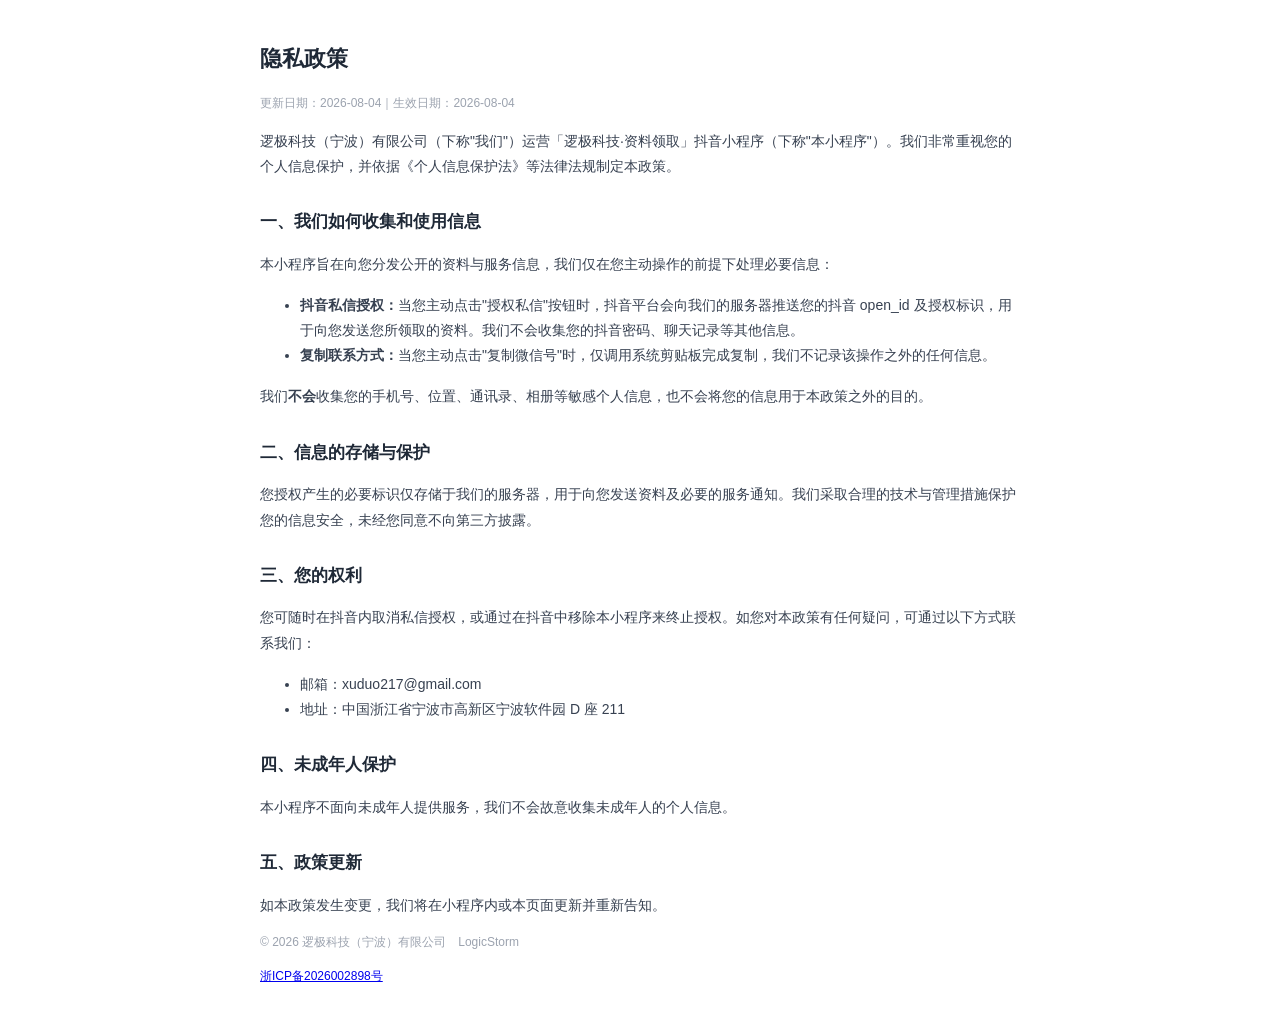
<file: privacy.html>
<!DOCTYPE html>
<html lang="zh-CN">
<head>
  <meta charset="UTF-8" />
  <meta name="viewport" content="width=device-width, initial-scale=1.0" />
  <title>隐私政策 - 逻极科技（宁波）有限公司</title>
  <style>
    body { font-family: -apple-system, "PingFang SC", "Microsoft YaHei", sans-serif; max-width: 760px; margin: 0 auto; padding: 24px; color: #1f2937; line-height: 1.8; }
    h1 { font-size: 22px; }
    h2 { font-size: 17px; margin-top: 28px; }
    p, li { font-size: 14px; color: #374151; }
    .meta { color: #9ca3af; font-size: 12px; }
  </style>
<link rel="canonical" href="https://www.logicstorm.cn/privacy.html">
</head>
<body>
  <h1>隐私政策</h1>
  <p class="meta">更新日期：2026-08-04｜生效日期：2026-08-04</p>

  <p>逻极科技（宁波）有限公司（下称"我们"）运营「逻极科技·资料领取」抖音小程序（下称"本小程序"）。我们非常重视您的个人信息保护，并依据《个人信息保护法》等法律法规制定本政策。</p>

  <h2>一、我们如何收集和使用信息</h2>
  <p>本小程序旨在向您分发公开的资料与服务信息，我们仅在您主动操作的前提下处理必要信息：</p>
  <ul>
    <li><strong>抖音私信授权：</strong>当您主动点击"授权私信"按钮时，抖音平台会向我们的服务器推送您的抖音 open_id 及授权标识，用于向您发送您所领取的资料。我们不会收集您的抖音密码、聊天记录等其他信息。</li>
    <li><strong>复制联系方式：</strong>当您主动点击"复制微信号"时，仅调用系统剪贴板完成复制，我们不记录该操作之外的任何信息。</li>
  </ul>
  <p>我们<strong>不会</strong>收集您的手机号、位置、通讯录、相册等敏感个人信息，也不会将您的信息用于本政策之外的目的。</p>

  <h2>二、信息的存储与保护</h2>
  <p>您授权产生的必要标识仅存储于我们的服务器，用于向您发送资料及必要的服务通知。我们采取合理的技术与管理措施保护您的信息安全，未经您同意不向第三方披露。</p>

  <h2>三、您的权利</h2>
  <p>您可随时在抖音内取消私信授权，或通过在抖音中移除本小程序来终止授权。如您对本政策有任何疑问，可通过以下方式联系我们：</p>
  <ul>
    <li>邮箱：xuduo217@gmail.com</li>
    <li>地址：中国浙江省宁波市高新区宁波软件园 D 座 211</li>
  </ul>

  <h2>四、未成年人保护</h2>
  <p>本小程序不面向未成年人提供服务，我们不会故意收集未成年人的个人信息。</p>

  <h2>五、政策更新</h2>
  <p>如本政策发生变更，我们将在小程序内或本页面更新并重新告知。</p>

  <p class="meta">© 2026 逻极科技（宁波）有限公司　LogicStorm</p>
<p class="meta"><a href="https://beian.miit.gov.cn/" target="_blank" rel="noopener noreferrer">浙ICP备2026002898号</a></p>
</body>
</html>
</file>
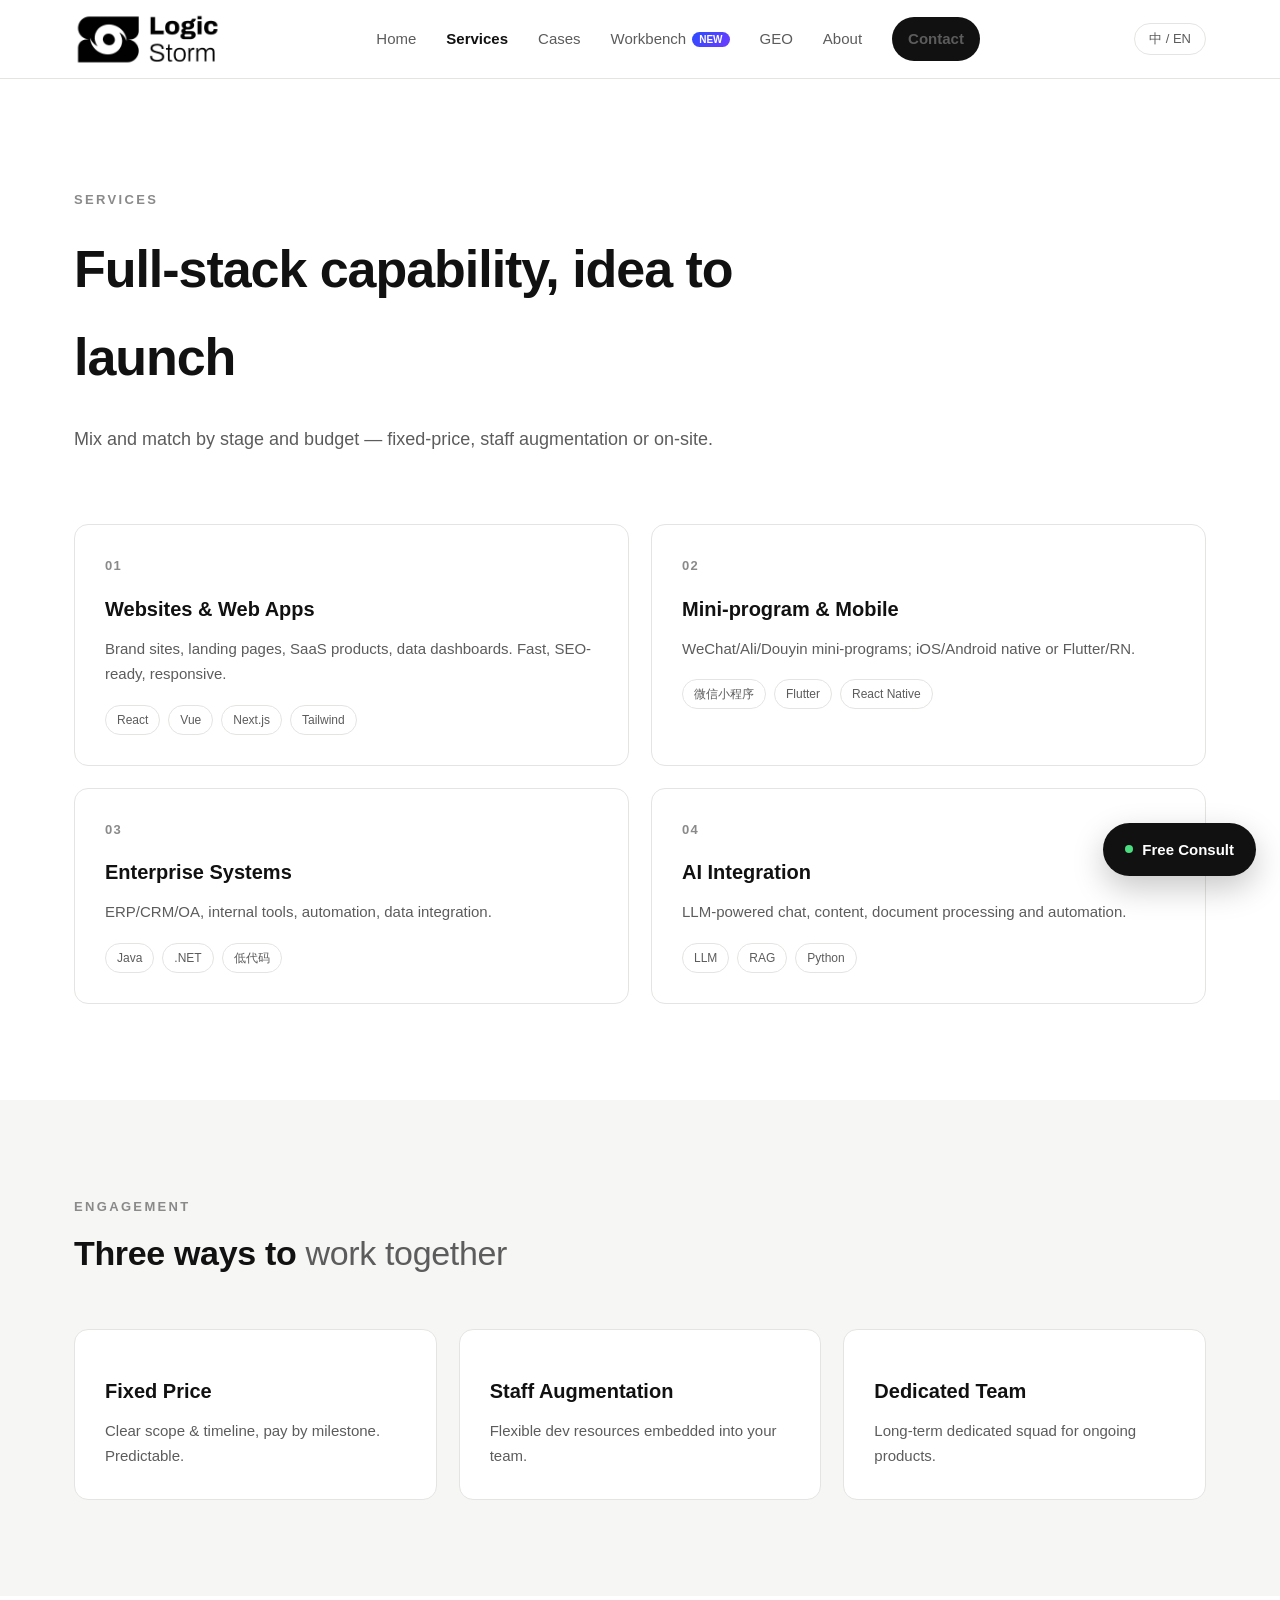
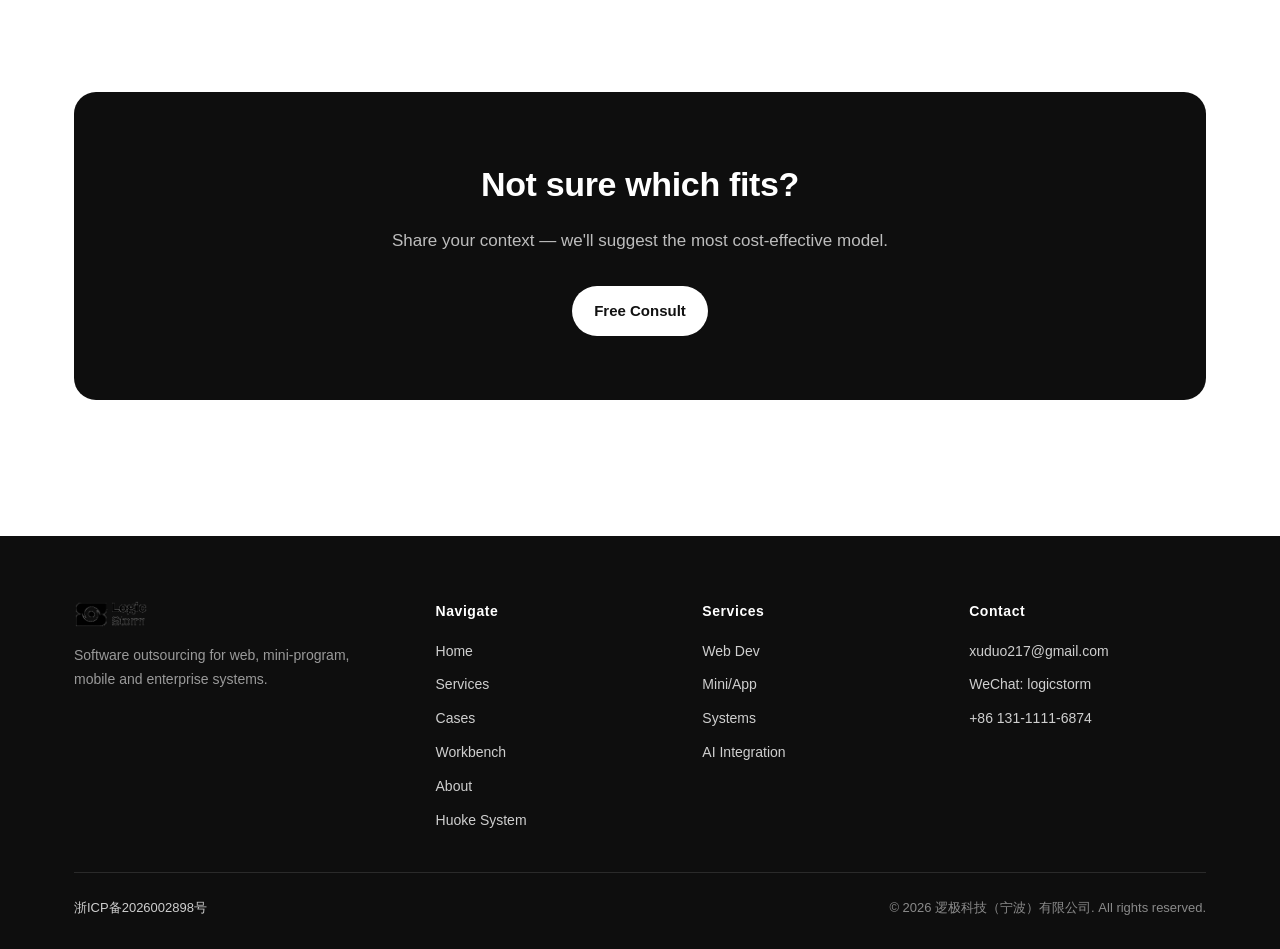
<file: services.html>
<!DOCTYPE html>
<html lang="zh" class="">
<head>
<meta charset="UTF-8">
<meta name="viewport" content="width=device-width, initial-scale=1.0">
<title data-zh="软件开发服务｜逻极科技｜LogicStorm" data-en="Services · LogicStorm">软件开发服务｜逻极科技｜LogicStorm</title>
<link rel="stylesheet" href="assets/css/style.css">
<meta name="description" content="逻极科技（宁波）有限公司（LogicStorm）官方网站。提供网站、Web 应用、小程序、App 与企业系统定制开发服务。">
<link rel="canonical" href="https://www.logicstorm.cn/services.html">
</head>
<body>

<header class="nav">
  <div class="wrap nav-inner">
    <a href="index.html" class="brand logo"><img src="assets/images/logo.png" alt="LogicStorm"></a>
    <nav class="nav-links">
      <a href="index.html"><span class="lang-zh">首页</span><span class="lang-en">Home</span></a>
      <a href="services.html"><span class="lang-zh">服务</span><span class="lang-en">Services</span></a>
      <a href="cases.html"><span class="lang-zh">案例</span><span class="lang-en">Cases</span></a>
      <a href="workbench.html"><span class="lang-zh">工作台</span><span class="lang-en">Workbench</span><span style="background:linear-gradient(135deg,#2b4cff,#6e3bff);color:#fff;font-size:10px;padding:2px 7px;border-radius:999px;font-weight:700;margin-left:6px;vertical-align:1px">NEW</span></a>
      <a href="geo.html">GEO</a>
      <a href="about.html"><span class="lang-zh">关于</span><span class="lang-en">About</span></a>
      <a href="contact.html" class="btn btn-primary btn-sm"><span class="lang-zh">免费咨询</span><span class="lang-en">Contact</span></a>
    </nav>
    <div class="nav-right">
      <button class="lang-btn" data-lang-label>EN / 中</button>
      <button class="menu-toggle" aria-label="menu"><span></span></button>
    </div>
  </div>
</header>

<!-- 内页头部 -->
<section class="about-hero" style="padding-bottom:30px">
  <div class="wrap">
    <div class="eyebrow"><span class="lang-zh">服务</span><span class="lang-en">Services</span></div>
    <h1><span class="lang-zh">从想法到上线的<span class="thin">全套技术能力</span></span><span class="lang-en">Full-stack capability, <span class="thin">idea to launch</span></span></h1>
    <p><span class="lang-zh">按你的阶段与预算灵活组合，固定报价、人力外包或驻场皆可。</span><span class="lang-en">Mix and match by stage and budget — fixed-price, staff augmentation or on-site.</span></p>
  </div>
</section>

<!-- 服务清单 -->
<section style="padding-top:40px">
  <div class="wrap">
    <div class="grid grid-2">
      <div class="card">
        <div class="idx">01</div>
        <h3><span class="lang-zh">网站与 Web 应用</span><span class="lang-en">Websites & Web Apps</span></h3>
        <p><span class="lang-zh">品牌官网、营销落地页、SaaS 产品、数据可视化看板。注重加载速度、SEO 与多端适配。</span><span class="lang-en">Brand sites, landing pages, SaaS products, data dashboards. Fast, SEO-ready, responsive.</span></p>
        <div class="tags"><span class="tag">React</span><span class="tag">Vue</span><span class="tag">Next.js</span><span class="tag">Tailwind</span></div>
      </div>
      <div class="card">
        <div class="idx">02</div>
        <h3><span class="lang-zh">小程序与移动 App</span><span class="lang-en">Mini-program & Mobile</span></h3>
        <p><span class="lang-zh">微信/支付宝/抖音小程序，iOS 与 Android 原生或 Flutter/React Native 跨端方案。</span><span class="lang-en">WeChat/Ali/Douyin mini-programs; iOS/Android native or Flutter/RN.</span></p>
        <div class="tags"><span class="tag">微信小程序</span><span class="tag">Flutter</span><span class="tag">React Native</span></div>
      </div>
      <div class="card">
        <div class="idx">03</div>
        <h3><span class="lang-zh">企业系统定制</span><span class="lang-en">Enterprise Systems</span></h3>
        <p><span class="lang-zh">ERP/CRM/OA、内部协同工具、流程自动化与数据打通，沉淀你的数字资产。</span><span class="lang-en">ERP/CRM/OA, internal tools, automation, data integration.</span></p>
        <div class="tags"><span class="tag">Java</span><span class="tag">.NET</span><span class="tag">低代码</span></div>
      </div>
      <div class="card">
        <div class="idx">04</div>
        <h3><span class="lang-zh">AI 与智能化集成</span><span class="lang-en">AI Integration</span></h3>
        <p><span class="lang-zh">接入大模型做智能客服、内容生成、文档处理与业务自动化，低成本试错。</span><span class="lang-en">LLM-powered chat, content, document processing and automation.</span></p>
        <div class="tags"><span class="tag">LLM</span><span class="tag">RAG</span><span class="tag">Python</span></div>
      </div>
    </div>
  </div>
</section>

<!-- 合作模式 -->
<section class="sec-alt">
  <div class="wrap">
    <div class="sec-head">
      <div class="eyebrow"><span class="lang-zh">合作模式</span><span class="lang-en">Engagement</span></div>
      <h2 class="h-sec"><span class="lang-zh">三种合作方式，<span class="thin">按需选择</span></span><span class="lang-en">Three ways to <span class="thin">work together</span></span></h2>
    </div>
    <div class="grid grid-3">
      <div class="card">
        <h3><span class="lang-zh">固定报价项目</span><span class="lang-en">Fixed Price</span></h3>
        <p><span class="lang-zh">需求清晰、范围明确时按里程碑付款，价格与排期可控。</span><span class="lang-en">Clear scope & timeline, pay by milestone. Predictable.</span></p>
      </div>
      <div class="card">
        <h3><span class="lang-zh">人力外包</span><span class="lang-en">Staff Augmentation</span></h3>
        <p><span class="lang-zh">按人月灵活投入开发资源，融入你现有团队与节奏。</span><span class="lang-en">Flexible dev resources embedded into your team.</span></p>
      </div>
      <div class="card">
        <h3><span class="lang-zh">驻场 / 专属团队</span><span class="lang-en">Dedicated Team</span></h3>
        <p><span class="lang-zh">长期专属小组，适合持续迭代或核心产品共建。</span><span class="lang-en">Long-term dedicated squad for ongoing products.</span></p>
      </div>
    </div>
  </div>
</section>

<!-- CTA -->
<section>
  <div class="wrap">
    <div class="cta-band">
      <h2><span class="lang-zh">不确定哪种适合你？</span><span class="lang-en">Not sure which fits?</span></h2>
      <p><span class="lang-zh">告诉我们项目背景，我们帮你选最划算的合作方式。</span><span class="lang-en">Share your context — we'll suggest the most cost-effective model.</span></p>
      <a href="contact.html" class="btn btn-primary"><span class="lang-zh">免费咨询</span><span class="lang-en">Free Consult</span></a>
    </div>
  </div>
</section>

<footer class="footer">
  <div class="wrap">
    <div class="top">
      <div>
        <div class="brand logo"><img src="assets/images/logo.png" alt="LogicStorm"></div>
        <p class="desc"><span class="lang-zh">专注为企业提供 Web、小程序、App 与系统定制的软件外包服务。</span><span class="lang-en">Software outsourcing for web, mini-program, mobile and enterprise systems.</span></p>
      </div>
      <div>
        <h5><span class="lang-zh">导航</span><span class="lang-en">Navigate</span></h5>
        <ul>
          <li><a href="index.html"><span class="lang-zh">首页</span><span class="lang-en">Home</span></a></li>
          <li><a href="services.html"><span class="lang-zh">服务</span><span class="lang-en">Services</span></a></li>
          <li><a href="cases.html"><span class="lang-zh">案例</span><span class="lang-en">Cases</span></a></li>
          <li><a href="workbench.html"><span class="lang-zh">工作台</span><span class="lang-en">Workbench</span></a></li>
          <li><a href="about.html"><span class="lang-zh">关于</span><span class="lang-en">About</span></a></li>
          <li><a href="https://www.logicstorm.cn/huoke/"><span class="lang-zh">货客获客系统</span><span class="lang-en">Huoke System</span></a></li>
        </ul>
      </div>
      <div>
        <h5><span class="lang-zh">服务</span><span class="lang-en">Services</span></h5>
        <ul>
          <li><a href="services.html"><span class="lang-zh">网站开发</span><span class="lang-en">Web Dev</span></a></li>
          <li><a href="services.html"><span class="lang-zh">小程序 / App</span><span class="lang-en">Mini/App</span></a></li>
          <li><a href="services.html"><span class="lang-zh">企业系统</span><span class="lang-en">Systems</span></a></li>
          <li><a href="services.html"><span class="lang-zh">AI 集成</span><span class="lang-en">AI Integration</span></a></li>
        </ul>
      </div>
      <div>
        <h5><span class="lang-zh">联系</span><span class="lang-en">Contact</span></h5>
        <ul>
          <li>xuduo217@gmail.com</li>
          <li>WeChat: logicstorm</li>
          <li>+86 131-1111-6874</li>
        </ul>
      </div>
    </div>
    <div class="bottom">
      <a href="https://beian.miit.gov.cn/" target="_blank" rel="noopener noreferrer">浙ICP备2026002898号</a>
      <span>© 2026 逻极科技（宁波）有限公司. <span class="lang-zh">保留所有权利。</span><span class="lang-en">All rights reserved.</span></span>
    </div>
  </div>
</footer>

<a href="contact.html" class="fab"><span class="dot"></span><span class="lang-zh">免费咨询</span><span class="lang-en">Free Consult</span></a>

<script src="assets/js/main.js"></script>
</body>
</html>
</file>
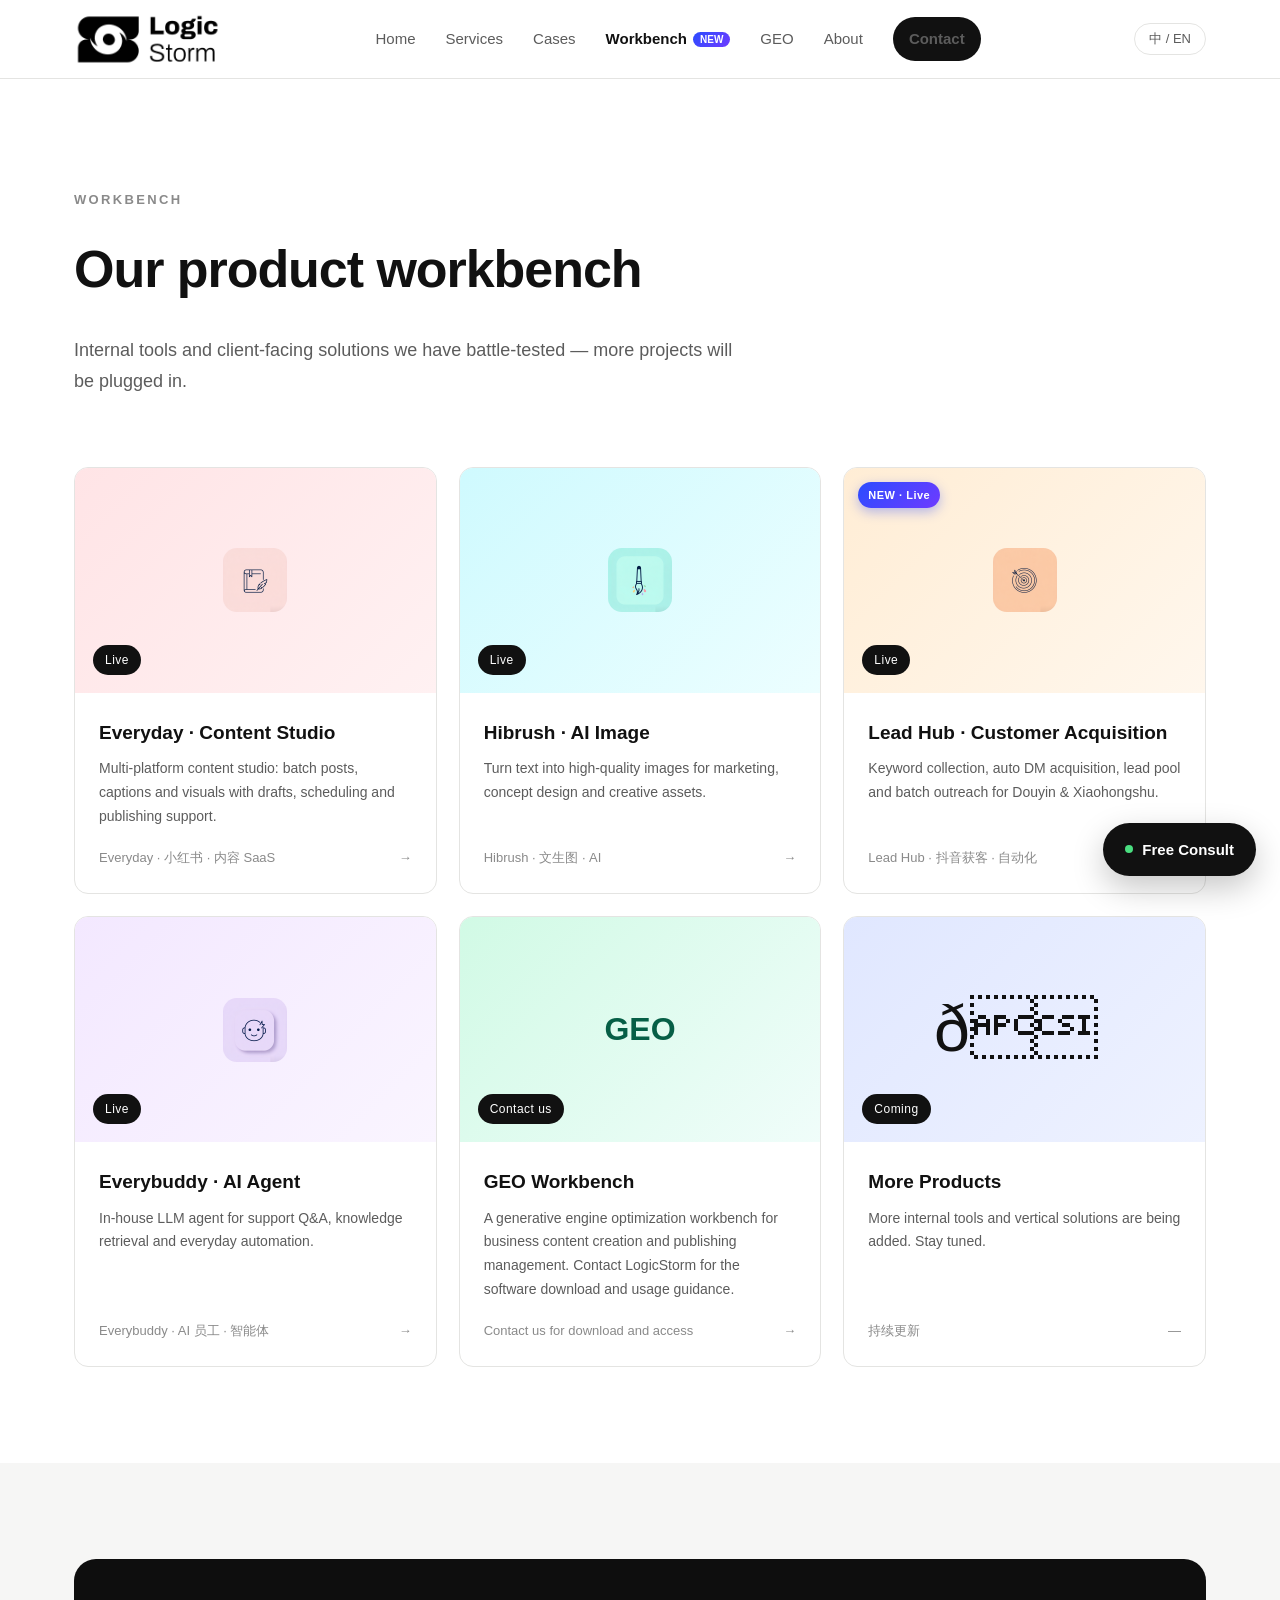
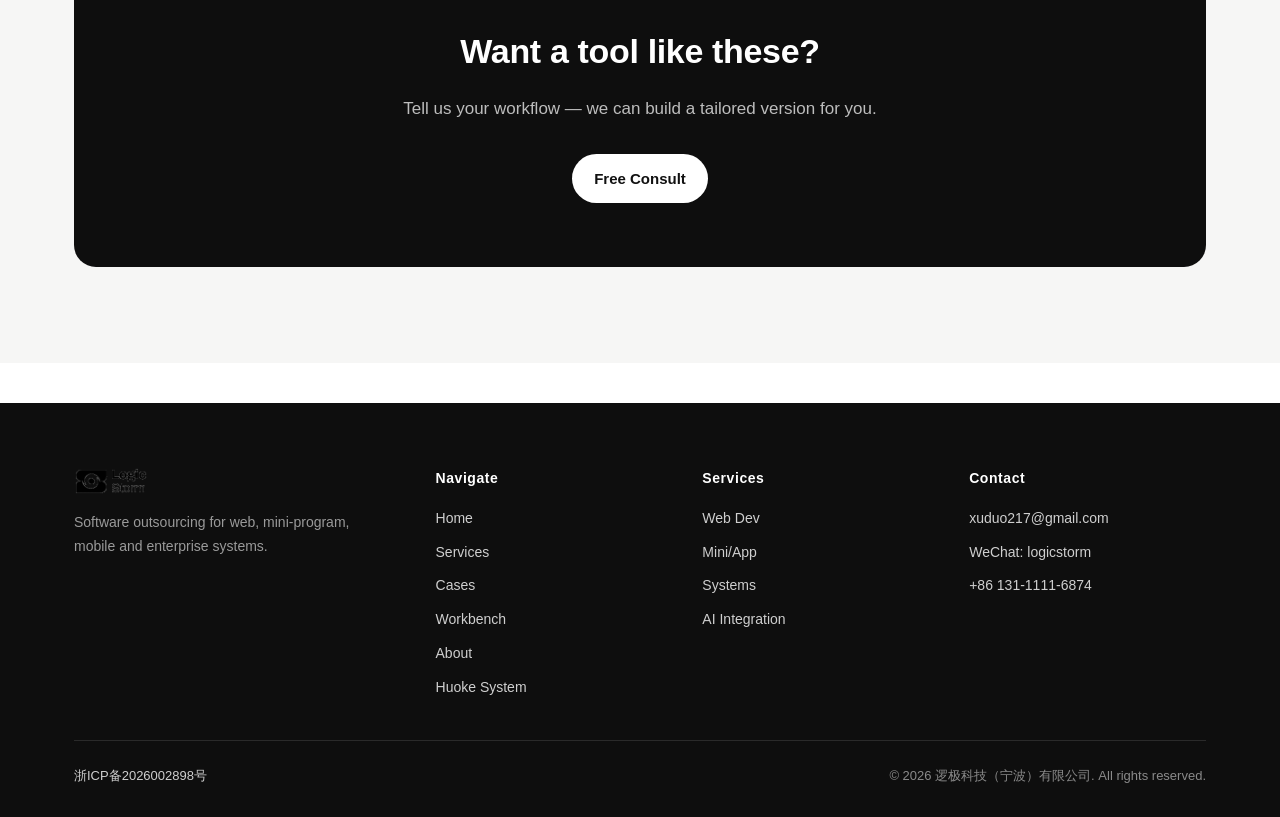
<file: workbench.html>
<!DOCTYPE html>
<html lang="zh" class="">
<head>
<meta charset="UTF-8">
<meta name="viewport" content="width=device-width, initial-scale=1.0">
<title data-zh="产品工作台｜逻极科技｜LogicStorm" data-en="Workbench · LogicStorm">产品工作台｜逻极科技｜LogicStorm</title>
<link rel="stylesheet" href="assets/css/style.css">
<meta name="description" content="逻极科技（宁波）有限公司（LogicStorm）官方网站。产品工作台与软件工具入口。">
<link rel="canonical" href="https://www.logicstorm.cn/workbench.html">
</head>
<body>

<header class="nav">
  <div class="wrap nav-inner">
    <a href="index.html" class="brand logo"><img src="assets/images/logo.png" alt="LogicStorm"></a>
    <nav class="nav-links">
      <a href="index.html"><span class="lang-zh">首页</span><span class="lang-en">Home</span></a>
      <a href="services.html"><span class="lang-zh">服务</span><span class="lang-en">Services</span></a>
      <a href="cases.html"><span class="lang-zh">案例</span><span class="lang-en">Cases</span></a>
      <a href="workbench.html"><span class="lang-zh">工作台</span><span class="lang-en">Workbench</span><span style="background:linear-gradient(135deg,#2b4cff,#6e3bff);color:#fff;font-size:10px;padding:2px 7px;border-radius:999px;font-weight:700;margin-left:6px;vertical-align:1px">NEW</span></a>
      <a href="geo.html">GEO</a>
      <a href="about.html"><span class="lang-zh">关于</span><span class="lang-en">About</span></a>
      <a href="contact.html" class="btn btn-primary btn-sm"><span class="lang-zh">免费咨询</span><span class="lang-en">Contact</span></a>
    </nav>
    <div class="nav-right">
      <button class="lang-btn" data-lang-label>EN / 中</button>
      <button class="menu-toggle" aria-label="menu"><span></span></button>
    </div>
  </div>
</header>

<section class="about-hero" style="padding-bottom:30px">
  <div class="wrap">
    <div class="eyebrow"><span class="lang-zh">工作台</span><span class="lang-en">Workbench</span></div>
    <h1><span class="lang-zh">LogicStorm 自研<span class="thin">产品集合</span></span><span class="lang-en">Our <span class="thin">product workbench</span></span></h1>
    <p><span class="lang-zh">我们把内部打磨过的工具与面向客户的解决方案放在这里，持续接入更多项目。</span><span class="lang-en">Internal tools and client-facing solutions we have battle-tested — more projects will be plugged in.</span></p>
  </div>
</section>

<section style="padding-top:40px">
  <div class="wrap">
    <div class="grid grid-3">

      <a href="https://everyday.logicstorm.cn/" target="_blank" rel="noopener" class="case">
        <div class="thumb" style="background:linear-gradient(135deg,#ffe4e6,#fff1f2)">
          <div class="thumb-icon" aria-hidden="true" style="align-items:center;justify-content:center"><img src="assets/images/everyday-icon.png" alt="Everyday" style="width:64px;height:64px;object-fit:cover;border-radius:14px"></div>
          <span class="cat"><span class="lang-zh">运行中</span><span class="lang-en">Live</span></span>
        </div>
        <div class="body">
          <h3><span class="lang-zh">小红书内容工作台 · Everyday</span><span class="lang-en">Everyday · Content Studio</span></h3>
          <p><span class="lang-zh">多平台内容创作与管理 SaaS：批量生成推文、标题与配图，支持草稿管理、账号排期与发布辅助。</span><span class="lang-en">Multi-platform content studio: batch posts, captions and visuals with drafts, scheduling and publishing support.</span></p>
          <div class="foot"><span>Everyday · 小红书 · 内容 SaaS</span><span>→</span></div>
        </div>
      </a>

      <a href="https://hibrush.logicstorm.cn/" target="_blank" rel="noopener" class="case">
        <div class="thumb" style="background:linear-gradient(135deg,#cffafe,#ecfeff)">
          <div class="thumb-icon" aria-hidden="true" style="align-items:center;justify-content:center"><img src="assets/images/hibrush-icon.png" alt="Hibrush" style="width:64px;height:64px;object-fit:cover;border-radius:14px"></div>
          <span class="cat"><span class="lang-zh">运行中</span><span class="lang-en">Live</span></span>
        </div>
        <div class="body">
          <h3><span class="lang-zh">AI 文生图 · Hibrush</span><span class="lang-en">Hibrush · AI Image</span></h3>
          <p><span class="lang-zh">输入文字即可生成高质量图片，适用于营销配图、概念设计与素材创作。</span><span class="lang-en">Turn text into high-quality images for marketing, concept design and creative assets.</span></p>
          <div class="foot"><span>Hibrush · 文生图 · AI</span><span>→</span></div>
        </div>
      </a>

      <a href="https://www.logicstorm.cn/huoke/" target="_blank" rel="noopener" class="case">
        <div class="thumb" style="background:linear-gradient(135deg,#ffedd5,#fff7ed);position:relative">
          <div class="thumb-icon" aria-hidden="true" style="align-items:center;justify-content:center"><img src="assets/images/leadhub-icon.png" alt="Lead Hub" style="width:64px;height:64px;object-fit:cover;border-radius:14px"></div>
          <span class="cat"><span class="lang-zh">运行中</span><span class="lang-en">Live</span></span>
          <span style="position:absolute;top:14px;left:14px;background:linear-gradient(135deg,#2b4cff,#6e3bff);color:#fff;font-size:11px;font-weight:700;padding:4px 10px;border-radius:999px;box-shadow:0 4px 12px rgba(43,76,255,.35);letter-spacing:.5px"><span class="lang-zh">NEW · 上线</span><span class="lang-en">NEW · Live</span></span>
        </div>
        <div class="body">
          <h3><span class="lang-zh">获客系统 · Lead Hub</span><span class="lang-en">Lead Hub · Customer Acquisition</span></h3>
          <p><span class="lang-zh">抖音/小红书关键词采集、自动私信获客、线索池管理与批量触达。</span><span class="lang-en">Keyword collection, auto DM acquisition, lead pool and batch outreach for Douyin &amp; Xiaohongshu.</span></p>
          <div class="foot"><span>Lead Hub · 抖音获客 · 自动化</span><span>→</span></div>
        </div>
      </a>

      <a href="https://www.logicstorm.cn/agent/" target="_blank" rel="noopener" class="case">
        <div class="thumb" style="background:linear-gradient(135deg,#f3e8ff,#faf5ff)">
          <div class="thumb-icon" aria-hidden="true" style="align-items:center;justify-content:center"><img src="assets/images/everybuddy-icon.png" alt="Everybuddy" style="width:64px;height:64px;object-fit:cover;border-radius:14px"></div>
          <span class="cat"><span class="lang-zh">运行中</span><span class="lang-en">Live</span></span>
        </div>
        <div class="body">
          <h3><span class="lang-zh">AI 员工 · Everybuddy</span><span class="lang-en">Everybuddy · AI Agent</span></h3>
          <p><span class="lang-zh">基于大模型的自用 AI 员工，处理客服问答、知识库检索与日常自动化任务。</span><span class="lang-en">In-house LLM agent for support Q&amp;A, knowledge retrieval and everyday automation.</span></p>
          <div class="foot"><span>Everybuddy · AI 员工 · 智能体</span><span>→</span></div>
        </div>
      </a>

      <a href="geo.html" class="case" id="geo">
        <div class="thumb" style="background:linear-gradient(135deg,#d1fae5,#f0fdfa)">
          <div class="thumb-icon" aria-hidden="true" style="align-items:center;justify-content:center;font-size:32px;font-weight:800;color:#065f46">GEO</div>
          <span class="cat"><span class="lang-zh">联系获取</span><span class="lang-en">Contact us</span></span>
        </div>
        <div class="body">
          <h3><span class="lang-zh">GEO 工作台</span><span class="lang-en">GEO Workbench</span></h3>
          <p><span class="lang-zh">面向企业的生成式引擎优化工作台，辅助品牌内容创作与发布管理。联系逻极科技，获取软件下载及使用说明。</span><span class="lang-en">A generative engine optimization workbench for business content creation and publishing management. Contact LogicStorm for the software download and usage guidance.</span></p>
          <div class="foot"><span class="lang-zh">联系公司获取下载与使用</span><span class="lang-en">Contact us for download and access</span><span aria-hidden="true">→</span></div>
        </div>
      </a>

      <div class="case">
        <div class="thumb" style="background:linear-gradient(135deg,#e0e7ff,#eef2ff)">
          <div class="thumb-icon" aria-hidden="true" style="align-items:center;justify-content:center;font-size:64px">ð ️</div>
          <span class="cat"><span class="lang-zh">敬请期待</span><span class="lang-en">Coming</span></span>
        </div>
        <div class="body">
          <h3><span class="lang-zh">更多产品</span><span class="lang-en">More Products</span></h3>
          <p><span class="lang-zh">更多自研工具与行业解决方案正在接入，保持关注。</span><span class="lang-en">More internal tools and vertical solutions are being added. Stay tuned.</span></p>
          <div class="foot"><span>持续更新</span><span>—</span></div>
        </div>
      </div>

    </div>
  </div>
</section>

<section class="sec-alt">
  <div class="wrap">
    <div class="cta-band">
      <h2><span class="lang-zh">想定制类似工具？</span><span class="lang-en">Want a tool like these?</span></h2>
      <p><span class="lang-zh">告诉我们业务场景，我们可以为你定制专属版本。</span><span class="lang-en">Tell us your workflow — we can build a tailored version for you.</span></p>
      <a href="contact.html" class="btn btn-primary"><span class="lang-zh">免费咨询</span><span class="lang-en">Free Consult</span></a>
    </div>
  </div>
</section>

<footer class="footer">
  <div class="wrap">
    <div class="top">
      <div>
        <div class="brand logo"><img src="assets/images/logo.png" alt="LogicStorm"></div>
        <p class="desc"><span class="lang-zh">专注为企业提供 Web、小程序、App 与系统定制的软件外包服务。</span><span class="lang-en">Software outsourcing for web, mini-program, mobile and enterprise systems.</span></p>
      </div>
      <div>
        <h5><span class="lang-zh">导航</span><span class="lang-en">Navigate</span></h5>
        <ul>
          <li><a href="index.html"><span class="lang-zh">首页</span><span class="lang-en">Home</span></a></li>
          <li><a href="services.html"><span class="lang-zh">服务</span><span class="lang-en">Services</span></a></li>
          <li><a href="cases.html"><span class="lang-zh">案例</span><span class="lang-en">Cases</span></a></li>
          <li><a href="workbench.html"><span class="lang-zh">工作台</span><span class="lang-en">Workbench</span></a></li>
          <li><a href="about.html"><span class="lang-zh">关于</span><span class="lang-en">About</span></a></li>
          <li><a href="https://www.logicstorm.cn/huoke/"><span class="lang-zh">货客获客系统</span><span class="lang-en">Huoke System</span></a></li>
        </ul>
      </div>
      <div>
        <h5><span class="lang-zh">服务</span><span class="lang-en">Services</span></h5>
        <ul>
          <li><a href="services.html"><span class="lang-zh">网站开发</span><span class="lang-en">Web Dev</span></a></li>
          <li><a href="services.html"><span class="lang-zh">小程序 / App</span><span class="lang-en">Mini/App</span></a></li>
          <li><a href="services.html"><span class="lang-zh">企业系统</span><span class="lang-en">Systems</span></a></li>
          <li><a href="services.html"><span class="lang-zh">AI 集成</span><span class="lang-en">AI Integration</span></a></li>
        </ul>
      </div>
      <div>
        <h5><span class="lang-zh">联系</span><span class="lang-en">Contact</span></h5>
        <ul>
          <li>xuduo217@gmail.com</li>
          <li>WeChat: logicstorm</li>
          <li>+86 131-1111-6874</li>
        </ul>
      </div>
    </div>
    <div class="bottom">
      <a href="https://beian.miit.gov.cn/" target="_blank" rel="noopener noreferrer">浙ICP备2026002898号</a>
      <span>© 2026 逻极科技（宁波）有限公司. <span class="lang-zh">保留所有权利。</span><span class="lang-en">All rights reserved.</span></span>
    </div>
  </div>
</footer>

<a href="contact.html" class="fab"><span class="dot"></span><span class="lang-zh">免费咨询</span><span class="lang-en">Free Consult</span></a>

<script src="assets/js/main.js"></script>
</body>
</html>
</file>
<file: assets/css/style.css>
/* ===========================================================
   LogicStorm 官网 · 极简黑白灰主题
   修改提示：颜色集中在 :root 变量，改这里即可全局换色
   =========================================================== */
:root{
  --bg:        #ffffff;
  --bg-alt:    #f6f6f5;
  --bg-dark:   #0e0e0e;
  --ink:       #111111;
  --ink-soft:  #5c5c5c;
  --ink-faint: #8a8a8a;
  --line:      #e4e4e2;
  --line-soft: #efefed;
  --accent:    #111111;
  --maxw:      1180px;
  --radius:    14px;
  --ease:      cubic-bezier(.22,.61,.36,1);
}

*{box-sizing:border-box;margin:0;padding:0}
html{scroll-behavior:smooth}
body{
  font-family:-apple-system,BlinkMacSystemFont,"Segoe UI","PingFang SC","Hiragino Sans GB","Microsoft YaHei",Roboto,Helvetica,Arial,sans-serif;
  color:var(--ink);
  background:var(--bg);
  line-height:1.7;
  -webkit-font-smoothing:antialiased;
  font-size:16px;
}
img{max-width:100%;display:block}
a{color:inherit;text-decoration:none}
button{font-family:inherit;cursor:pointer;border:none;background:none}
.wrap{width:100%;max-width:var(--maxw);margin:0 auto;padding:0 24px}
.muted{color:var(--ink-soft)}
.center{text-align:center}

/* ---------- 语言切换：默认中文，html.en 显示英文 ---------- */
.lang-en{display:none}
html.en .lang-zh{display:none}
html.en .lang-en{display:inline}
html.en .lang-en.block{display:block}
html.en .lang-en.flex{display:flex}
.lang-en.block{display:none}
.lang-zh.block{display:block}

/* ---------- 顶部导航 ---------- */
.nav{
  position:sticky;top:0;z-index:50;
  background:rgba(255,255,255,.82);
  backdrop-filter:saturate(180%) blur(14px);
  border-bottom:1px solid var(--line);
}
.nav-inner{display:flex;align-items:center;justify-content:space-between;height:78px}
.brand{display:flex;align-items:center;gap:10px;font-weight:700;letter-spacing:.04em;font-size:18px}
.brand .mark{
  width:26px;height:26px;border-radius:7px;background:var(--ink);
  display:inline-flex;align-items:center;justify-content:center;color:#fff;font-size:14px;font-weight:800;
}
.brand.logo img{height:56px;width:auto;max-width:220px;display:block}
.footer .brand.logo img{height:28px}
.nav-links{display:flex;align-items:center;gap:30px}
.nav-links a{font-size:15px;color:var(--ink-soft);transition:color .2s}
.nav-links a:hover,.nav-links a.active{color:var(--ink)}
.nav-links a.active{font-weight:600}
.nav-right{display:flex;align-items:center;gap:14px}
.lang-btn{
  border:1px solid var(--line);border-radius:999px;padding:6px 14px;
  font-size:13px;color:var(--ink-soft);transition:.2s;
}
.lang-btn:hover{border-color:var(--ink);color:var(--ink)}
.btn{
  display:inline-flex;align-items:center;gap:8px;justify-content:center;
  padding:12px 22px;border-radius:999px;font-size:15px;font-weight:600;
  transition:.25s var(--ease);white-space:nowrap;
}
.btn-primary{background:var(--ink);color:#fff}
.btn-primary:hover{transform:translateY(-2px);box-shadow:0 10px 30px rgba(0,0,0,.18)}
.btn-ghost{border:1px solid var(--ink);color:var(--ink)}
.btn-ghost:hover{background:var(--ink);color:#fff}
.btn-sm{padding:9px 16px;font-size:14px}
.menu-toggle{display:none;width:42px;height:42px;border-radius:10px;border:1px solid var(--line);align-items:center;justify-content:center}
.menu-toggle span{display:block;width:18px;height:2px;background:var(--ink);position:relative}
.menu-toggle span::before,.menu-toggle span::after{content:"";position:absolute;left:0;width:18px;height:2px;background:var(--ink)}
.menu-toggle span::before{top:-6px}.menu-toggle span::after{top:6px}

/* ---------- 通用区块 ---------- */
section{padding:96px 0}
.sec-alt{background:var(--bg-alt)}
.eyebrow{
  font-size:13px;letter-spacing:.18em;text-transform:uppercase;
  color:var(--ink-faint);font-weight:600;margin-bottom:14px;
}
.h-sec{font-size:34px;line-height:1.25;font-weight:700;letter-spacing:-.01em}
.h-sec .thin{font-weight:300;color:var(--ink-soft)}
.sec-head{max-width:680px;margin-bottom:54px}
.sec-head p{margin-top:14px;color:var(--ink-soft);font-size:17px}

/* ---------- 首屏 Hero ---------- */
.hero{padding:120px 0 100px;background:
  radial-gradient(1200px 500px at 80% -10%, #f1f1f0 0%, transparent 60%),
  var(--bg);}
.hero h1{font-size:clamp(38px,5.4vw,62px);line-height:1.12;font-weight:700;letter-spacing:-.02em}
.hero h1 .accent{position:relative;white-space:nowrap}
.hero h1 .accent::after{content:"";position:absolute;left:0;right:0;bottom:6px;height:10px;background:#e9e9e7;z-index:-1}
.hero p.lead{margin:26px 0 36px;font-size:19px;color:var(--ink-soft);max-width:600px}
.hero-cta{display:flex;gap:14px;flex-wrap:wrap}
.hero-meta{margin-top:48px;display:flex;gap:34px;flex-wrap:wrap;color:var(--ink-faint);font-size:14px}
.hero-meta b{color:var(--ink);font-weight:700}

/* ---------- 数据指标 ---------- */
.stats{display:grid;grid-template-columns:repeat(4,1fr);gap:24px;border-top:1px solid var(--line);border-bottom:1px solid var(--line)}
.stat{padding:38px 8px}
.stat .num{font-size:42px;font-weight:700;letter-spacing:-.02em}
.stat .lab{margin-top:6px;color:var(--ink-soft);font-size:14px}

/* ---------- 卡片网格 ---------- */
.grid{display:grid;gap:22px}
.grid-3{grid-template-columns:repeat(3,1fr)}
.grid-2{grid-template-columns:repeat(2,1fr)}
.card{
  border:1px solid var(--line);border-radius:var(--radius);padding:30px;
  background:var(--bg);transition:.25s var(--ease);position:relative;overflow:hidden;
}
.card:hover{transform:translateY(-4px);border-color:var(--ink);box-shadow:0 18px 40px rgba(0,0,0,.07)}
.card .idx{font-size:13px;color:var(--ink-faint);font-weight:600;letter-spacing:.1em}
.card h3{font-size:20px;margin:14px 0 10px;font-weight:700}
.card p{color:var(--ink-soft);font-size:15px}
.card .tags{margin-top:18px;display:flex;flex-wrap:wrap;gap:8px}
.tag{font-size:12px;border:1px solid var(--line);border-radius:999px;padding:4px 11px;color:var(--ink-soft)}
.card .more{margin-top:18px;font-size:14px;font-weight:600;display:inline-flex;align-items:center;gap:6px}
.card .more::after{content:"→";transition:transform .2s}
.card:hover .more::after{transform:translateX(4px)}

/* ---------- 流程 ---------- */
.process{display:grid;grid-template-columns:repeat(5,1fr);gap:0;counter-reset:step}
.step{padding:28px 20px 28px 0;border-top:2px solid var(--ink);position:relative}
.step .n{counter-increment:step;font-size:13px;color:var(--ink-faint);font-weight:700;letter-spacing:.1em}
.step .n::before{content:"0" counter(step)}
.step h4{margin:12px 0 8px;font-size:17px;font-weight:700}
.step p{font-size:14px;color:var(--ink-soft)}

/* ---------- 案例 ---------- */
.case{
  border:1px solid var(--line);border-radius:var(--radius);overflow:hidden;
  background:var(--bg);transition:.25s var(--ease);display:flex;flex-direction:column;
}
.case:hover{transform:translateY(-4px);box-shadow:0 18px 40px rgba(0,0,0,.07)}
.case .thumb{position:relative;aspect-ratio:16/10;background:linear-gradient(135deg,#ededeb,#f7f7f6);display:flex;align-items:flex-end;padding:18px;overflow:hidden}
.case .thumb .thumb-icon{position:absolute;inset:0;display:flex;align-items:center;justify-content:center;overflow:hidden}
.case .thumb .thumb-icon img{width:100%;height:100%;object-fit:cover}
.case .thumb .cat{position:relative;z-index:1;font-size:12px;background:var(--ink);color:#fff;padding:5px 12px;border-radius:999px;letter-spacing:.04em}
.case .body{padding:24px;flex:1;display:flex;flex-direction:column}
.case h3{font-size:19px;font-weight:700;margin-bottom:8px}
.case p{color:var(--ink-soft);font-size:14px;flex:1}
.case .foot{margin-top:18px;display:flex;justify-content:space-between;align-items:center;font-size:13px;color:var(--ink-faint)}
.case .status{position:absolute;top:14px;right:14px;z-index:2;font-size:12px;font-weight:600;padding:4px 10px;border-radius:999px;background:#fff;color:var(--ink);border:1px solid var(--line)}
.case .status.live{background:#111;color:#fff;border-color:#111}
.case .status.beta{background:#f3e8ff;color:#6b21a8;border-color:#e9d5ff}
.case .status.soon{background:var(--bg-alt);color:var(--ink-soft);border-color:var(--line)}
.filters{display:flex;flex-wrap:wrap;gap:10px;margin-bottom:34px}
.filter{border:1px solid var(--line);border-radius:999px;padding:8px 16px;font-size:14px;color:var(--ink-soft);transition:.2s}
.filter:hover{border-color:var(--ink);color:var(--ink)}
.filter.active{background:var(--ink);color:#fff;border-color:var(--ink)}

/* ---------- 评价 ---------- */
.quote{border:1px solid var(--line);border-radius:var(--radius);padding:34px;background:var(--bg-alt)}
.quote p{font-size:19px;line-height:1.6;font-weight:500}
.quote .who{margin-top:20px;font-size:14px;color:var(--ink-soft)}
.quote .who b{color:var(--ink)}

/* ---------- CTA 带 ---------- */
.cta-band{background:var(--bg-dark);color:#fff;border-radius:22px;padding:64px 48px;text-align:center}
.cta-band h2{font-size:34px;font-weight:700;letter-spacing:-.01em}
.cta-band p{margin:14px auto 30px;color:#bdbdbd;max-width:560px;font-size:17px}
.cta-band .btn-primary{background:#fff;color:var(--ink)}
.cta-band .btn-primary:hover{box-shadow:0 10px 30px rgba(255,255,255,.18)}

/* ---------- 关于页 ---------- */
.about-hero{padding:110px 0 70px}
.about-hero h1{font-size:clamp(34px,4.6vw,52px);font-weight:700;letter-spacing:-.02em;max-width:820px}
.about-hero p{margin-top:22px;font-size:18px;color:var(--ink-soft);max-width:680px}
.values{display:grid;grid-template-columns:repeat(3,1fr);gap:22px;margin-top:20px}
.value{border:1px solid var(--line);border-radius:var(--radius);padding:28px}
.value .ico{width:40px;height:40px;border-radius:10px;background:var(--bg-alt);display:flex;align-items:center;justify-content:center;font-size:20px;margin-bottom:16px}
.value h3{font-size:18px;font-weight:700;margin-bottom:8px}
.value p{color:var(--ink-soft);font-size:14px}
.timeline{margin-top:10px;border-left:2px solid var(--line)}
.timeline .row{padding:0 0 30px 28px;position:relative}
.timeline .row::before{content:"";position:absolute;left:-7px;top:4px;width:12px;height:12px;border-radius:50%;background:var(--ink)}
.timeline .yr{font-weight:700;font-size:15px}
.timeline p{color:var(--ink-soft);font-size:14px;margin-top:4px}

/* ---------- 联系页 ---------- */
.contact-grid{display:grid;grid-template-columns:1.1fr .9fr;gap:48px;align-items:start}
.form{display:grid;gap:18px}
.field label{display:block;font-size:14px;font-weight:600;margin-bottom:8px}
.field input,.field textarea,.field select{
  width:100%;border:1px solid var(--line);border-radius:10px;padding:13px 14px;
  font-size:15px;color:var(--ink);background:var(--bg);transition:.2s;font-family:inherit;
}
.field input:focus,.field textarea:focus,.field select:focus{outline:none;border-color:var(--ink)}
.field textarea{resize:vertical;min-height:120px}
.form-2{display:grid;grid-template-columns:1fr 1fr;gap:18px}
.info-card{border:1px solid var(--line);border-radius:var(--radius);padding:30px;background:var(--bg-alt)}
.info-card h3{font-size:17px;font-weight:700;margin-bottom:18px}
.info-row{display:flex;gap:12px;padding:12px 0;border-bottom:1px solid var(--line-soft);font-size:15px}
.info-row:last-child{border-bottom:none}
.info-row .k{color:var(--ink-faint);min-width:78px}
.form-note{font-size:13px;color:var(--ink-faint);margin-top:6px}
.ok-msg{display:none;background:var(--bg-alt);border:1px solid var(--line);border-radius:10px;padding:16px;font-size:14px;color:var(--ink-soft)}
.ok-msg.show{display:block}

/* ---------- 页脚 ---------- */
.footer{background:var(--bg-dark);color:#cfcfcf;padding:64px 0 30px;margin-top:40px}
.footer a{color:#cfcfcf;transition:.2s}
.footer a:hover{color:#fff}
.footer .top{display:grid;grid-template-columns:1.4fr 1fr 1fr 1fr;gap:30px;padding-bottom:40px;border-bottom:1px solid #2a2a2a}
.footer .brand{color:#fff}
.footer h5{color:#fff;font-size:14px;margin-bottom:16px;letter-spacing:.04em}
.footer ul{list-style:none;display:grid;gap:10px;font-size:14px}
.footer .desc{margin-top:16px;font-size:14px;color:#9a9a9a;max-width:300px}
.footer .bottom{display:flex;justify-content:space-between;flex-wrap:wrap;gap:12px;padding-top:24px;font-size:13px;color:#8a8a8a}

/* ---------- 浮动咨询按钮 ---------- */
.fab{
  position:fixed;right:24px;bottom:24px;z-index:60;
  background:var(--ink);color:#fff;border-radius:999px;padding:14px 22px;
  font-weight:600;font-size:15px;display:flex;align-items:center;gap:9px;
  box-shadow:0 12px 32px rgba(0,0,0,.22);transition:.25s var(--ease);
}
.fab:hover{transform:translateY(-3px);box-shadow:0 18px 40px rgba(0,0,0,.28)}
.fab .dot{width:8px;height:8px;border-radius:50%;background:#4ade80}

/* ---------- 响应式 ---------- */
@media(max-width:900px){
  .stats{grid-template-columns:repeat(2,1fr)}
  .grid-3,.grid-2{grid-template-columns:1fr}
  .process{grid-template-columns:1fr 1fr}
  .values{grid-template-columns:1fr}
  .contact-grid{grid-template-columns:1fr;gap:32px}
  .footer .top{grid-template-columns:1fr 1fr}
  .nav-links{
    position:fixed;inset:78px 0 auto 0;background:#fff;flex-direction:column;
    align-items:stretch;gap:0;padding:10px 24px 22px;border-bottom:1px solid var(--line);
    transform:translateY(-130%);transition:transform .3s var(--ease);box-shadow:0 20px 40px rgba(0,0,0,.06);
  }
  .nav-links.open{transform:translateY(0)}
  .nav-links a{padding:14px 0;border-bottom:1px solid var(--line-soft);font-size:16px}
  .menu-toggle{display:flex}
  .nav-links .btn{margin-top:12px}
  section{padding:70px 0}
  .cta-band{padding:48px 24px}
  .form-2{grid-template-columns:1fr}
}
@media(max-width:560px){
  .stats{grid-template-columns:1fr}
  .process{grid-template-columns:1fr}
  .footer .top{grid-template-columns:1fr}
  .h-sec{font-size:28px}
}
</file>
<file: assets/css/geo.css>
.geo-page{--geo-green:#b6f36a;--geo-dark:#142a24}.geo-page .nav-links{gap:24px}.geo-hero{background:#f2f5ef;padding:94px 0 86px;overflow:hidden}.geo-hero-grid{display:grid;grid-template-columns:1.05fr 1fr;gap:64px;align-items:center}.geo-eyebrow{font-size:11px;font-weight:700;letter-spacing:2px;color:#56715e;margin-bottom:24px}.geo-hero h1{font-size:clamp(36px,4.4vw,62px);line-height:1.17;letter-spacing:-2px;margin:0 0 28px}.geo-intro{font-size:17px;line-height:1.9;color:#516056;max-width:540px}.geo-actions{display:flex;gap:24px;align-items:center;flex-wrap:wrap;margin-top:32px}.geo-primary{background:var(--geo-dark);color:#fff!important;gap:16px;border-color:var(--geo-dark)}.geo-primary:hover{background:#25483c}.geo-secondary{font-size:14px;font-weight:600}.geo-note{font-size:12px;color:#657366;margin-top:18px}.geo-visual{background:var(--geo-dark);border:1px solid #244137;border-radius:22px;box-shadow:0 30px 65px #24413720;transform:rotate(1deg);color:white}.geo-window-top{display:flex;justify-content:space-between;padding:20px 24px;border-bottom:1px solid #ffffff18;font-size:10px;letter-spacing:2px;color:#c0d1bd}.geo-window-body{padding:30px}.geo-status{color:var(--geo-green);font-size:11px;margin-bottom:16px}.geo-window-body h2{font-size:28px;margin:0 0 24px;letter-spacing:-.7px}.geo-query{background:#ffffff0c;border:1px solid #ffffff20;padding:18px;border-radius:12px;font-size:14px;color:#e0e7de;margin-bottom:24px}.geo-source{display:flex;gap:16px;align-items:center;padding:18px 0;border-top:1px solid #ffffff18}.geo-source>span{font-size:12px;color:#a4b59f}.geo-source>div{flex:1}.geo-source b,.geo-result b{font-size:14px;font-weight:600}.geo-source small,.geo-result small{display:block;font-size:11px;margin-top:6px;color:#afc2ad}.geo-bars{display:flex;gap:4px;align-items:end;max-width:28px;height:26px}.geo-bars i{background:var(--geo-green);width:5px;height:40%}.geo-bars i:nth-child(2){height:70%}.geo-bars i:last-child{height:100%}.geo-result{margin-top:20px;padding:22px 18px;background:var(--geo-green);color:var(--geo-dark);border-radius:12px;display:flex;gap:14px;align-items:center}.geo-result>span{font-size:32px}.geo-result small{color:#365136}.geo-caption{font-size:10px;color:#aac0a9;padding:0 30px 20px}.geo-section-head{max-width:700px;margin-bottom:38px}.geo-section-head h2,.geo-access h2{font-size:clamp(28px,3vw,40px);line-height:1.3;letter-spacing:-1px}.geo-section-head p{color:#6b726a;margin-top:16px;line-height:1.8}.geo-three{display:grid;grid-template-columns:repeat(3,1fr);gap:24px}.geo-feature{padding:28px 0;border-top:1px solid #c7d2c3}.geo-index{font-size:10px;letter-spacing:1.4px;color:#71806e}.geo-feature h3,.geo-scenario h3{font-size:23px;margin:22px 0 16px}.geo-feature p,.geo-scenario p{font-size:15px;color:#647060;line-height:1.85}.geo-scenarios{background:#f7f8f4;scroll-margin-top:90px}.geo-scenario{padding:32px;border:1px solid #e0e6db;border-radius:18px;background:#fff;display:flex;flex-direction:column}.geo-scenario:nth-child(2){background:#eef4e8}.geo-scenario:nth-child(3){background:#e8efe9}.geo-tags{font-size:11px;padding-top:28px;margin-top:auto;color:#667761}.geo-access-panel{background:#ecf2e6;border-radius:24px;padding:56px;display:grid;grid-template-columns:1.3fr 1fr;gap:70px;align-items:center}.geo-access-panel p{color:#60705c;line-height:1.9;margin:22px 0 28px}.geo-access-panel ol{list-style:none;counter-reset:step;padding:0}.geo-access-panel li{counter-increment:step;padding:22px 0;border-bottom:1px solid #d1dbc9;font-size:15px;display:flex;gap:18px}.geo-access-panel li:before{content:'0' counter(step);color:#758c6a;font-size:12px}.geo-disclaimer{font-size:12px;color:#7a8275;line-height:1.8;text-align:center;margin:24px auto 0;max-width:800px}@media(min-width:901px) and (max-width:1100px){.geo-page .brand.logo img{max-width:160px}.geo-page .nav-links{gap:16px}}@media(max-width:900px){.geo-hero{padding:56px 0}.geo-hero-grid{grid-template-columns:1fr;gap:40px}.geo-visual{transform:none;max-width:600px}.geo-three{grid-template-columns:1fr}.geo-access-panel{grid-template-columns:1fr;gap:20px;padding:32px}.geo-hero h1{letter-spacing:-1px}.geo-feature{padding-bottom:12px}}@media(max-width:560px){.geo-window-body{padding:24px}.geo-actions{gap:20px}.geo-primary{font-size:13px;padding:14px 18px}.geo-access-panel{padding:28px 22px}.geo-scenario{padding:26px}.geo-window-body h2{font-size:24px}}

.geo-product{background:#fbfcf9;scroll-margin-top:90px}.geo-showcase,.geo-product-card{margin:0;border:1px solid #dce5d8;border-radius:22px;overflow:hidden;background:#fff}.geo-showcase{display:grid;grid-template-columns:1.7fr 1fr;margin-bottom:24px;align-items:center}.geo-shot{display:block;background:#edf2e9;padding:20px}.geo-shot img{display:block;width:100%;height:auto;border-radius:8px}.geo-showcase figcaption,.geo-product-card figcaption{padding:30px}.geo-showcase h3,.geo-product-card h3{font-size:24px;line-height:1.4;margin:16px 0}.geo-showcase p,.geo-product-card p,.geo-evidence p{font-size:14px;line-height:1.9;color:#5e705e}.geo-product-grid{display:grid;grid-template-columns:repeat(3,minmax(0,1fr));gap:24px}.geo-product-card .geo-shot{height:310px;display:flex;align-items:center;justify-content:center}.geo-product-card img{max-height:270px;object-fit:contain}.geo-practice{background:#eaf0e5}.geo-evidence{background:white;border:1px solid #d4dfce;border-radius:20px;padding:32px}.geo-evidence-top{display:flex;justify-content:space-between;gap:20px;margin-bottom:24px;flex-wrap:wrap}.geo-evidence-top span{font-size:12px;color:#6b7d61}.geo-evidence .geo-shot{padding:12px;background:#f6f8f3}.geo-evidence-note{border-top:1px solid #e2e9dc;padding-top:16px;font-size:12px!important}.geo-evidence p{margin-top:20px}@media(max-width:900px){.geo-showcase{grid-template-columns:1fr}.geo-product-grid{grid-template-columns:1fr}.geo-product-card .geo-shot{height:auto;max-height:430px}.geo-product-card img{max-height:390px}.geo-evidence{padding:22px}.geo-showcase figcaption,.geo-product-card figcaption{padding:24px}}
</file>
